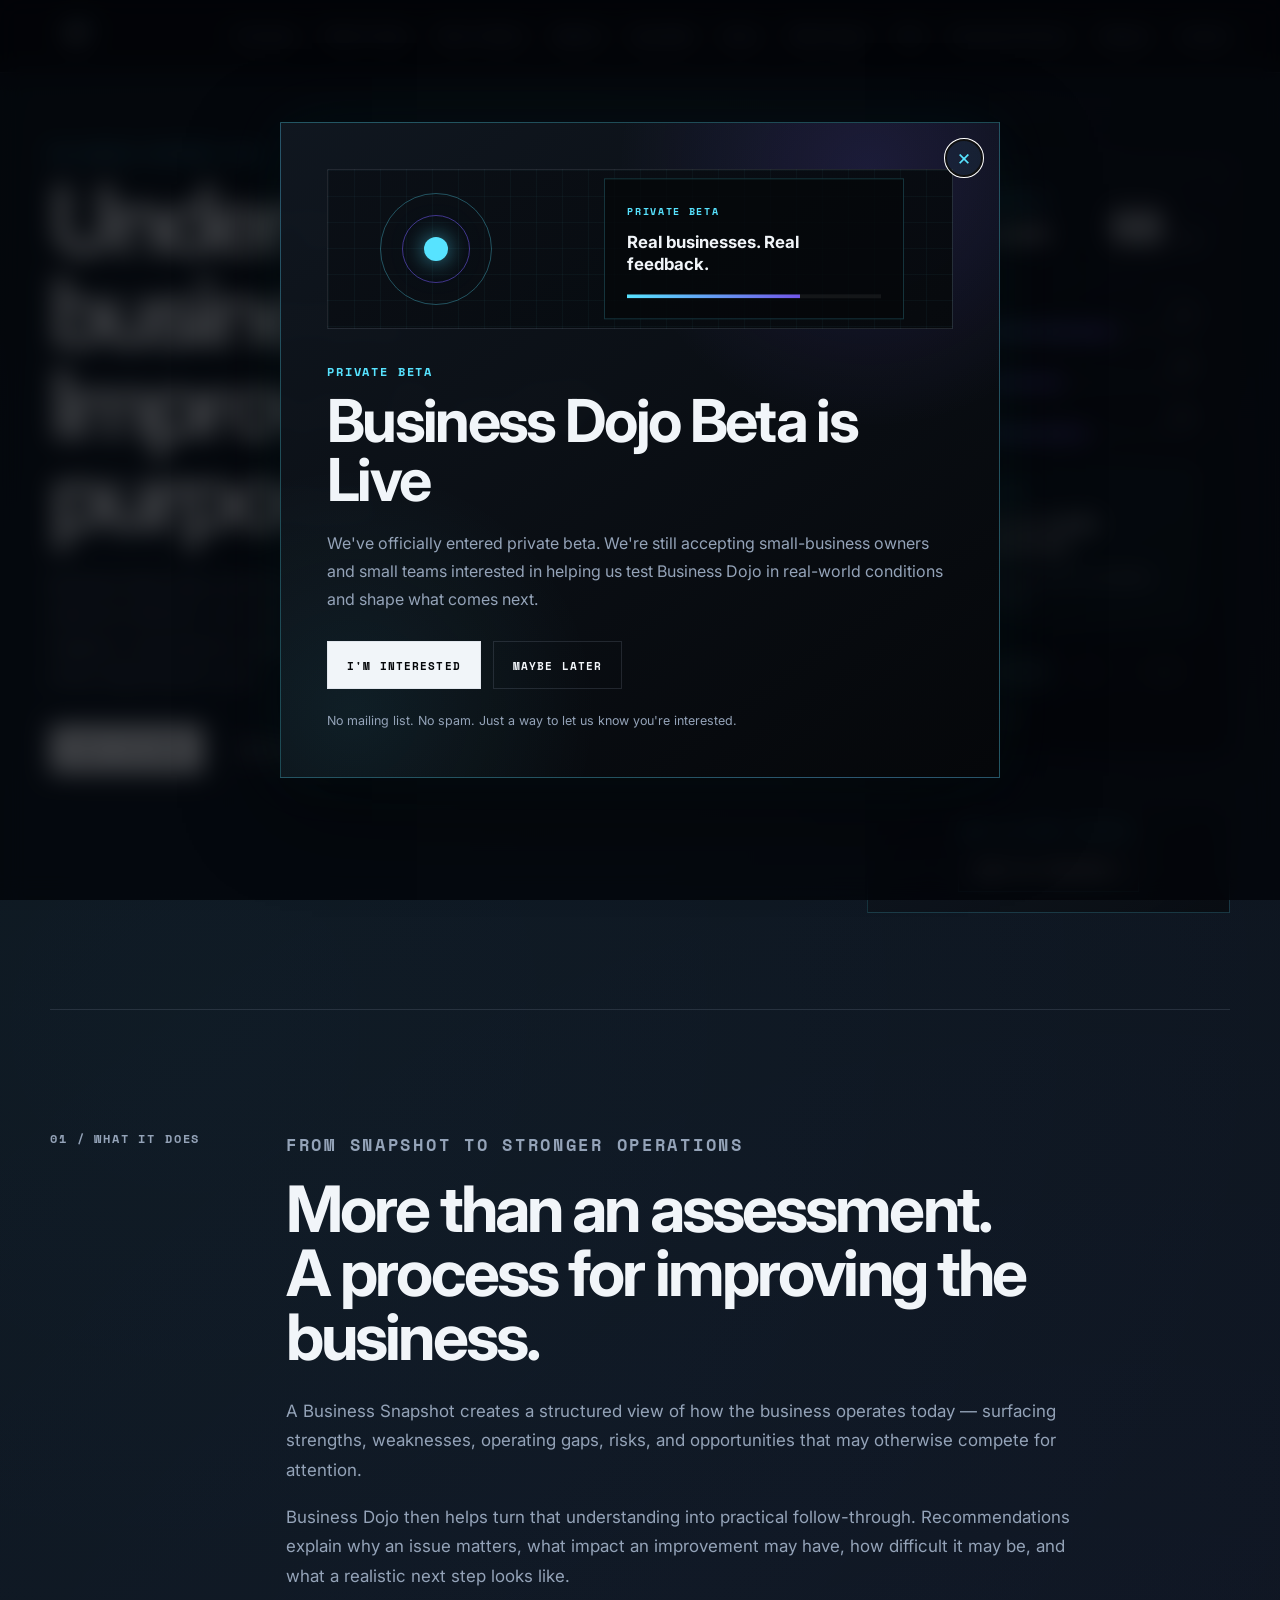
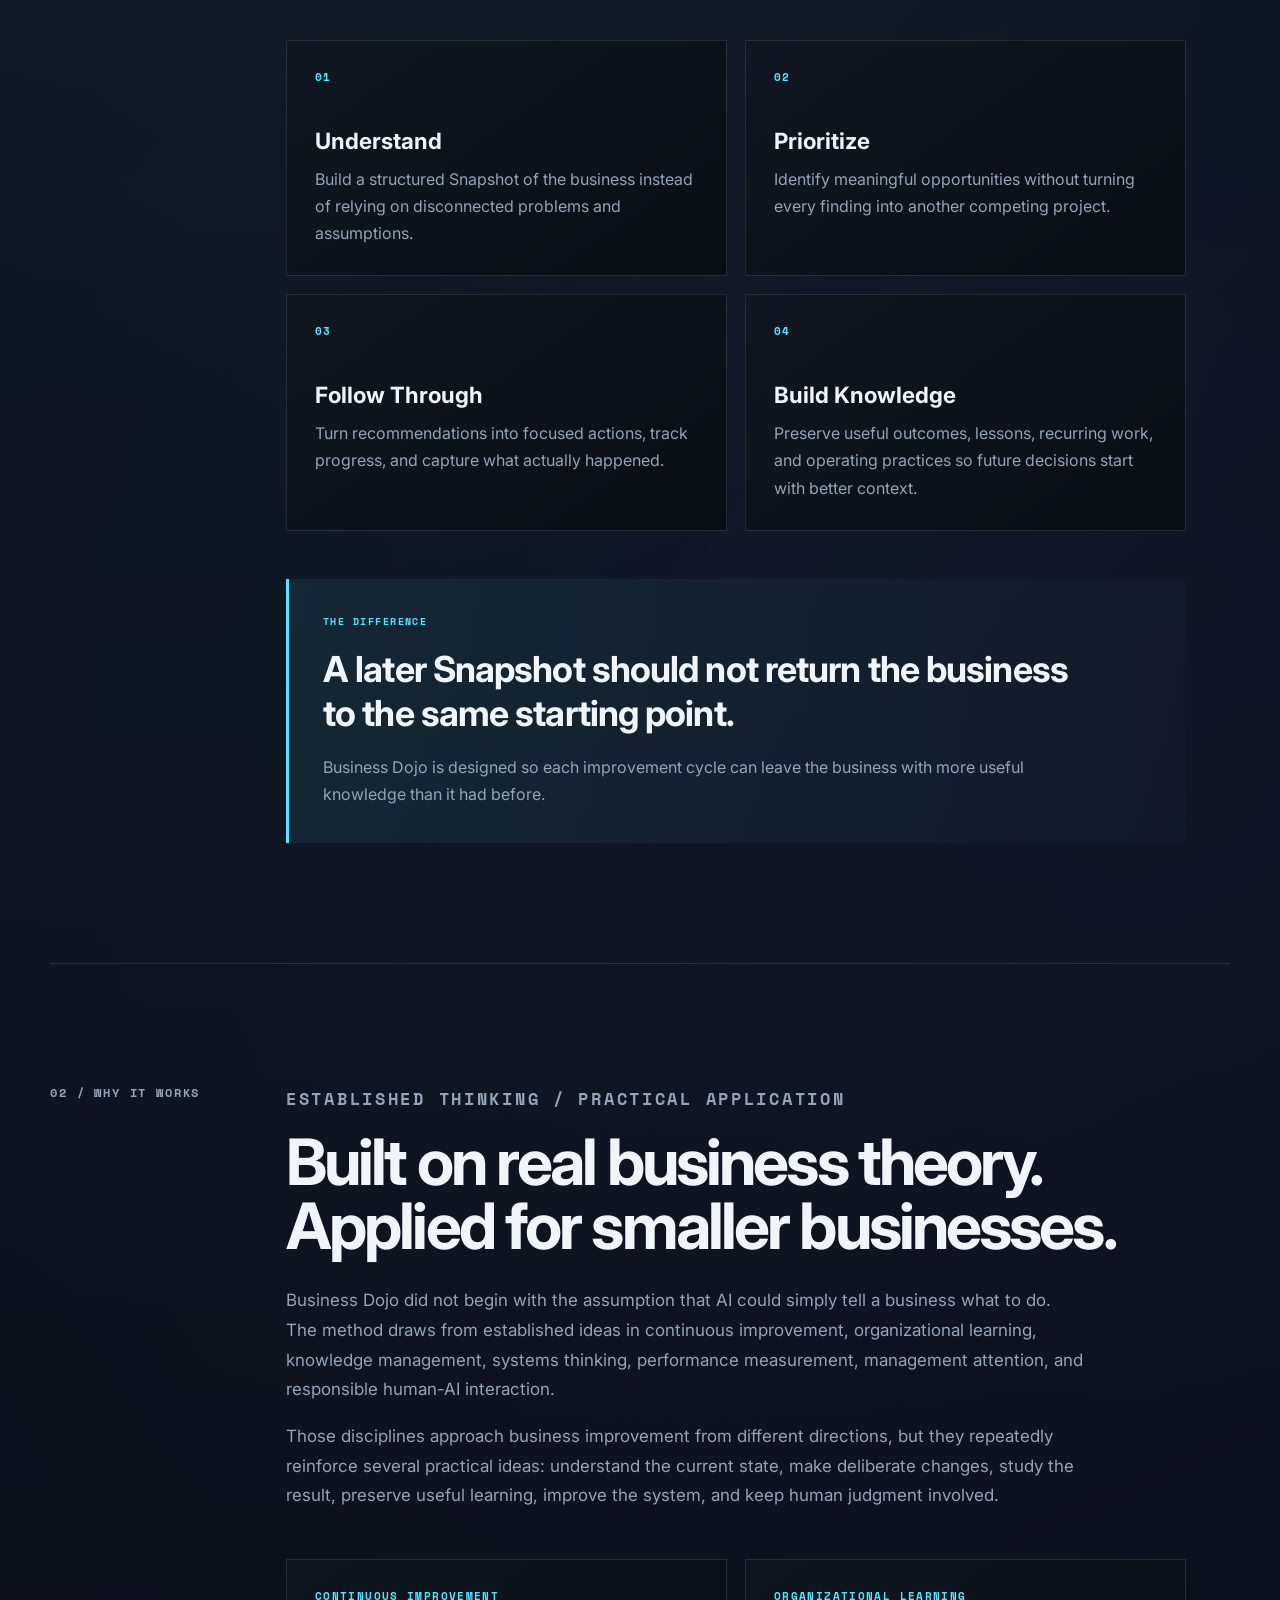
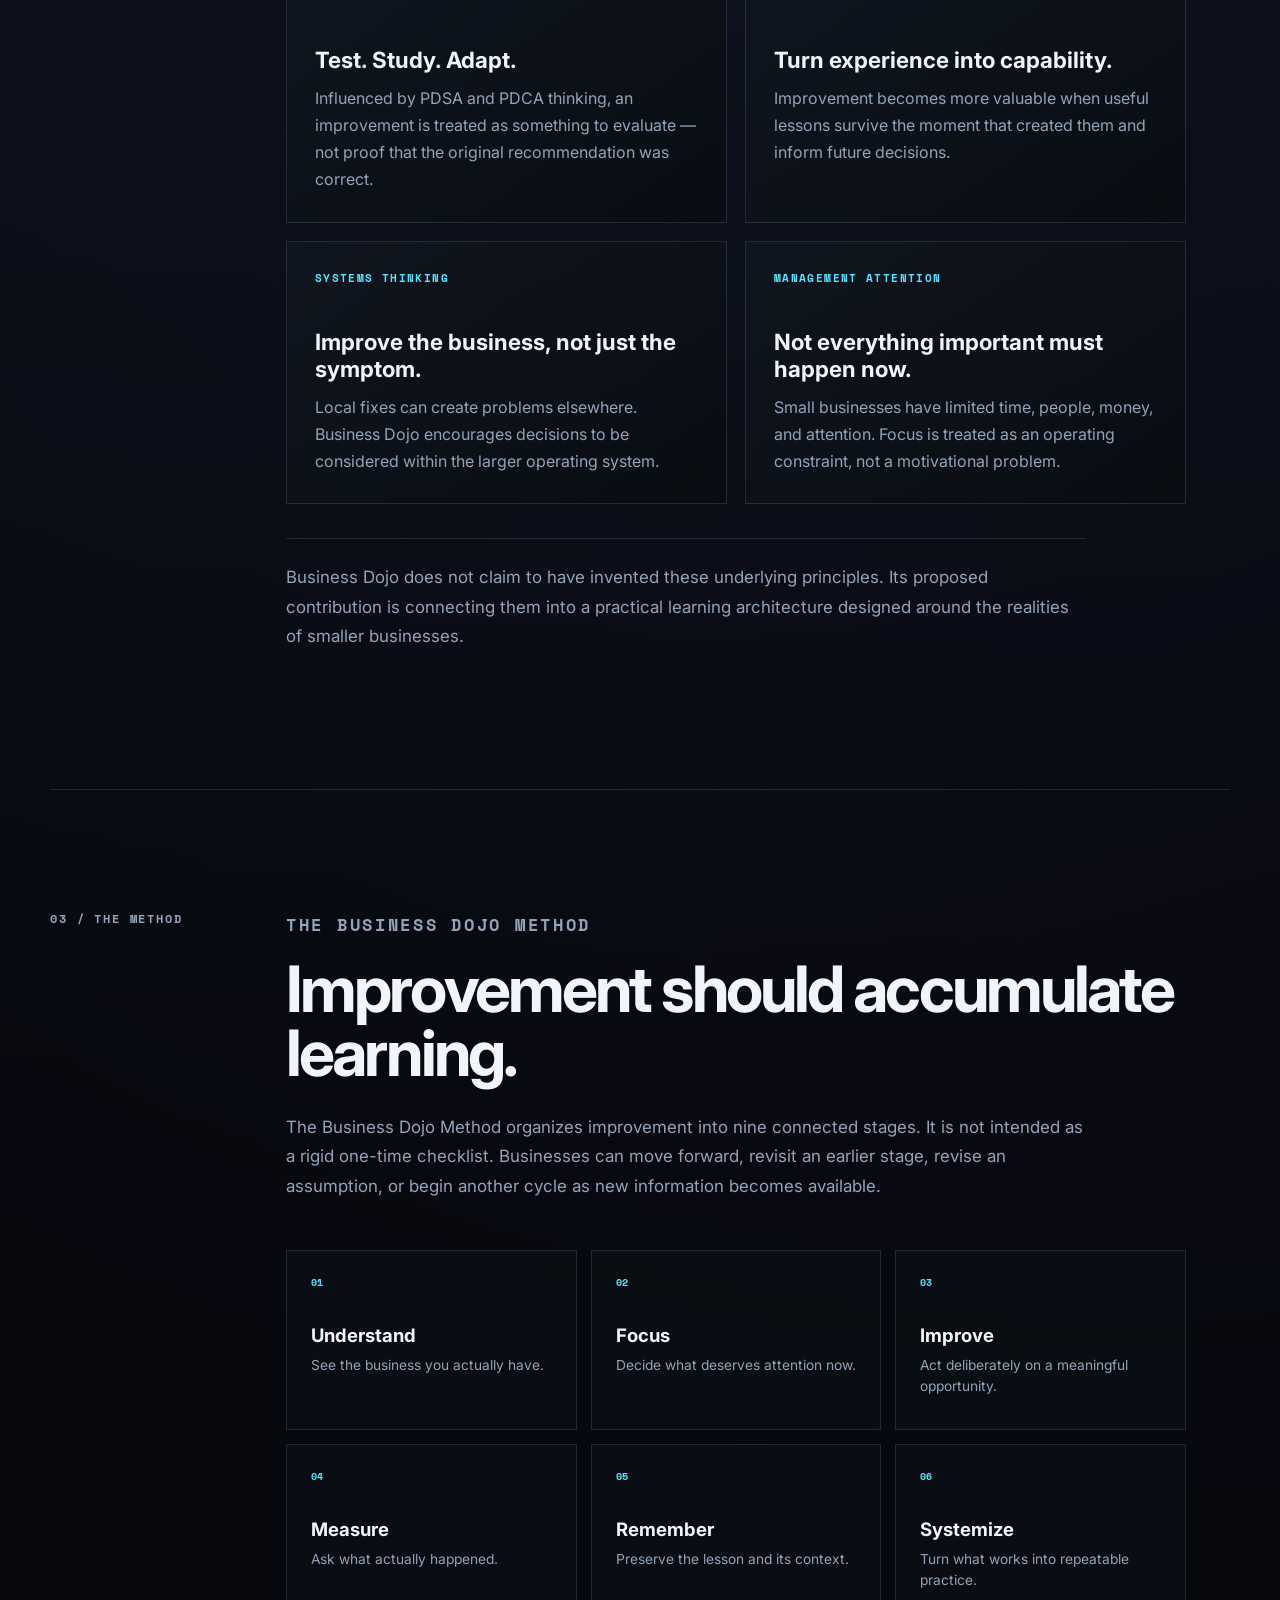
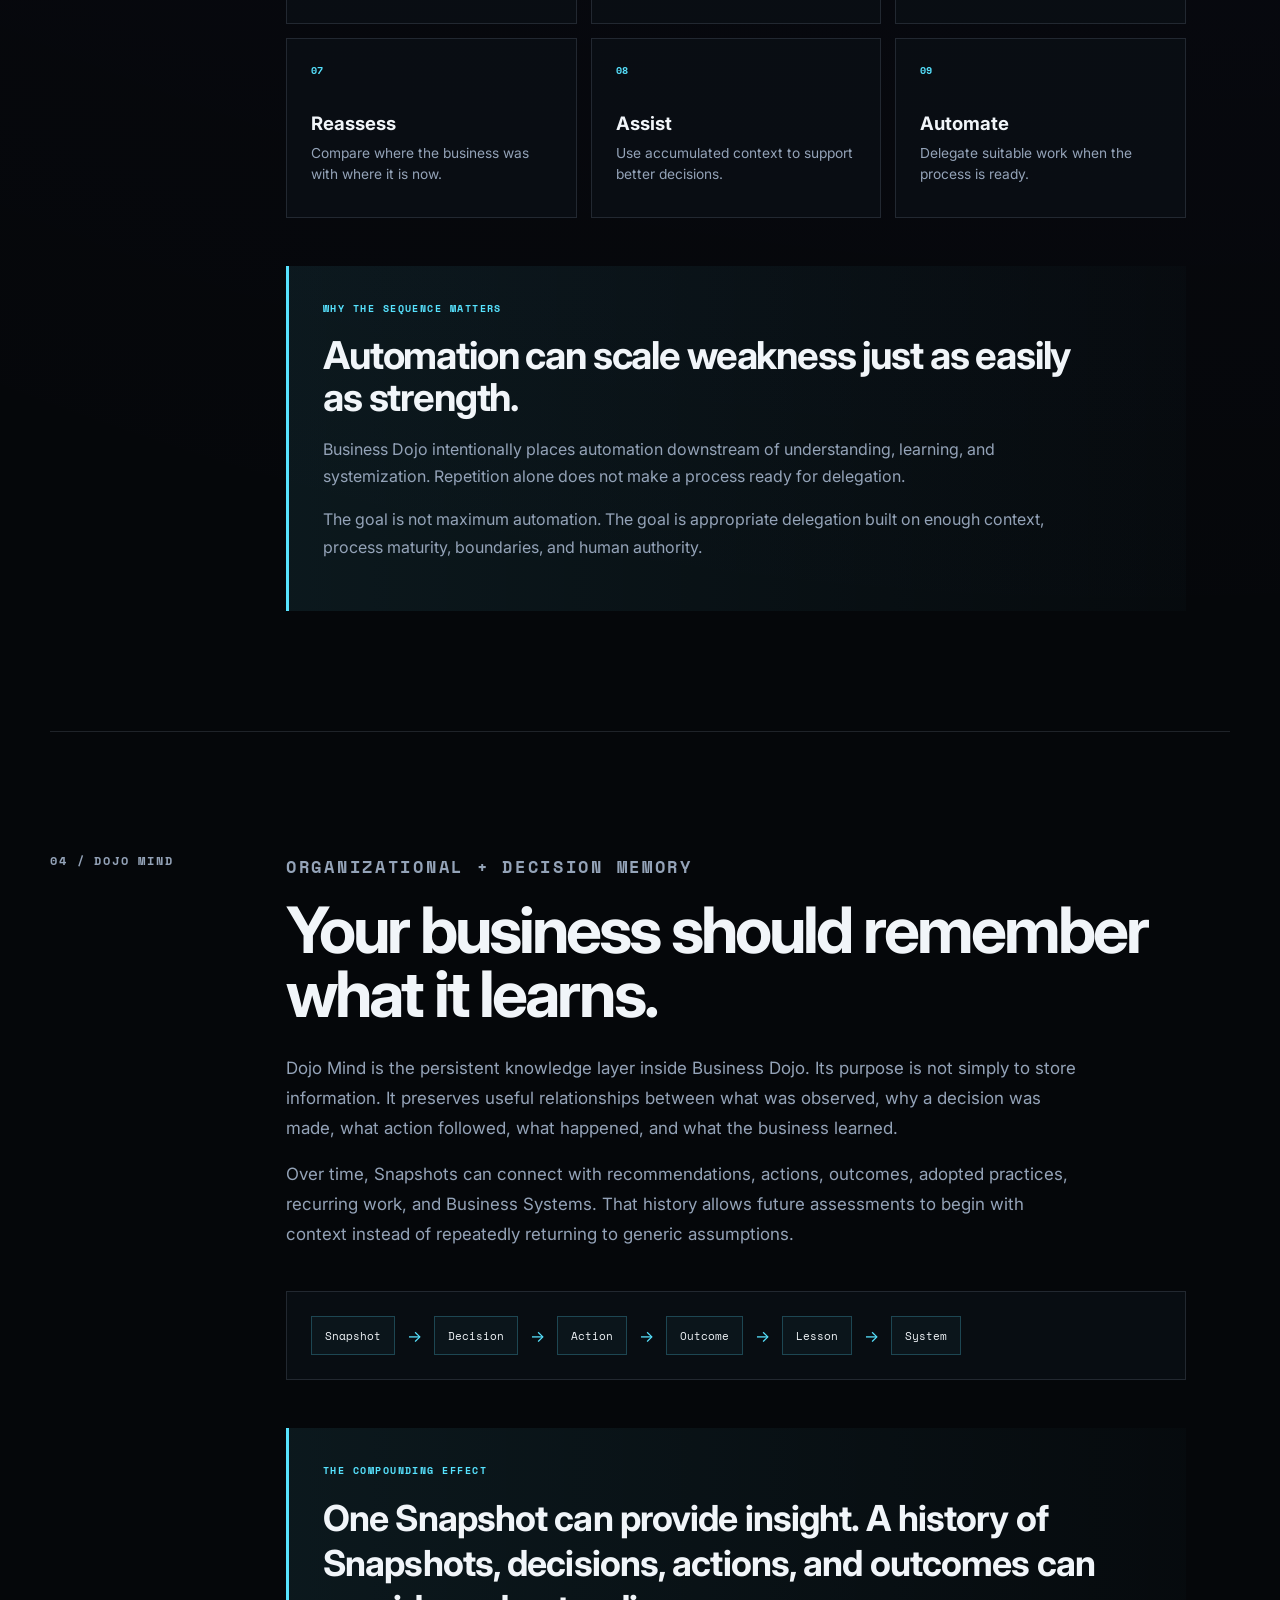
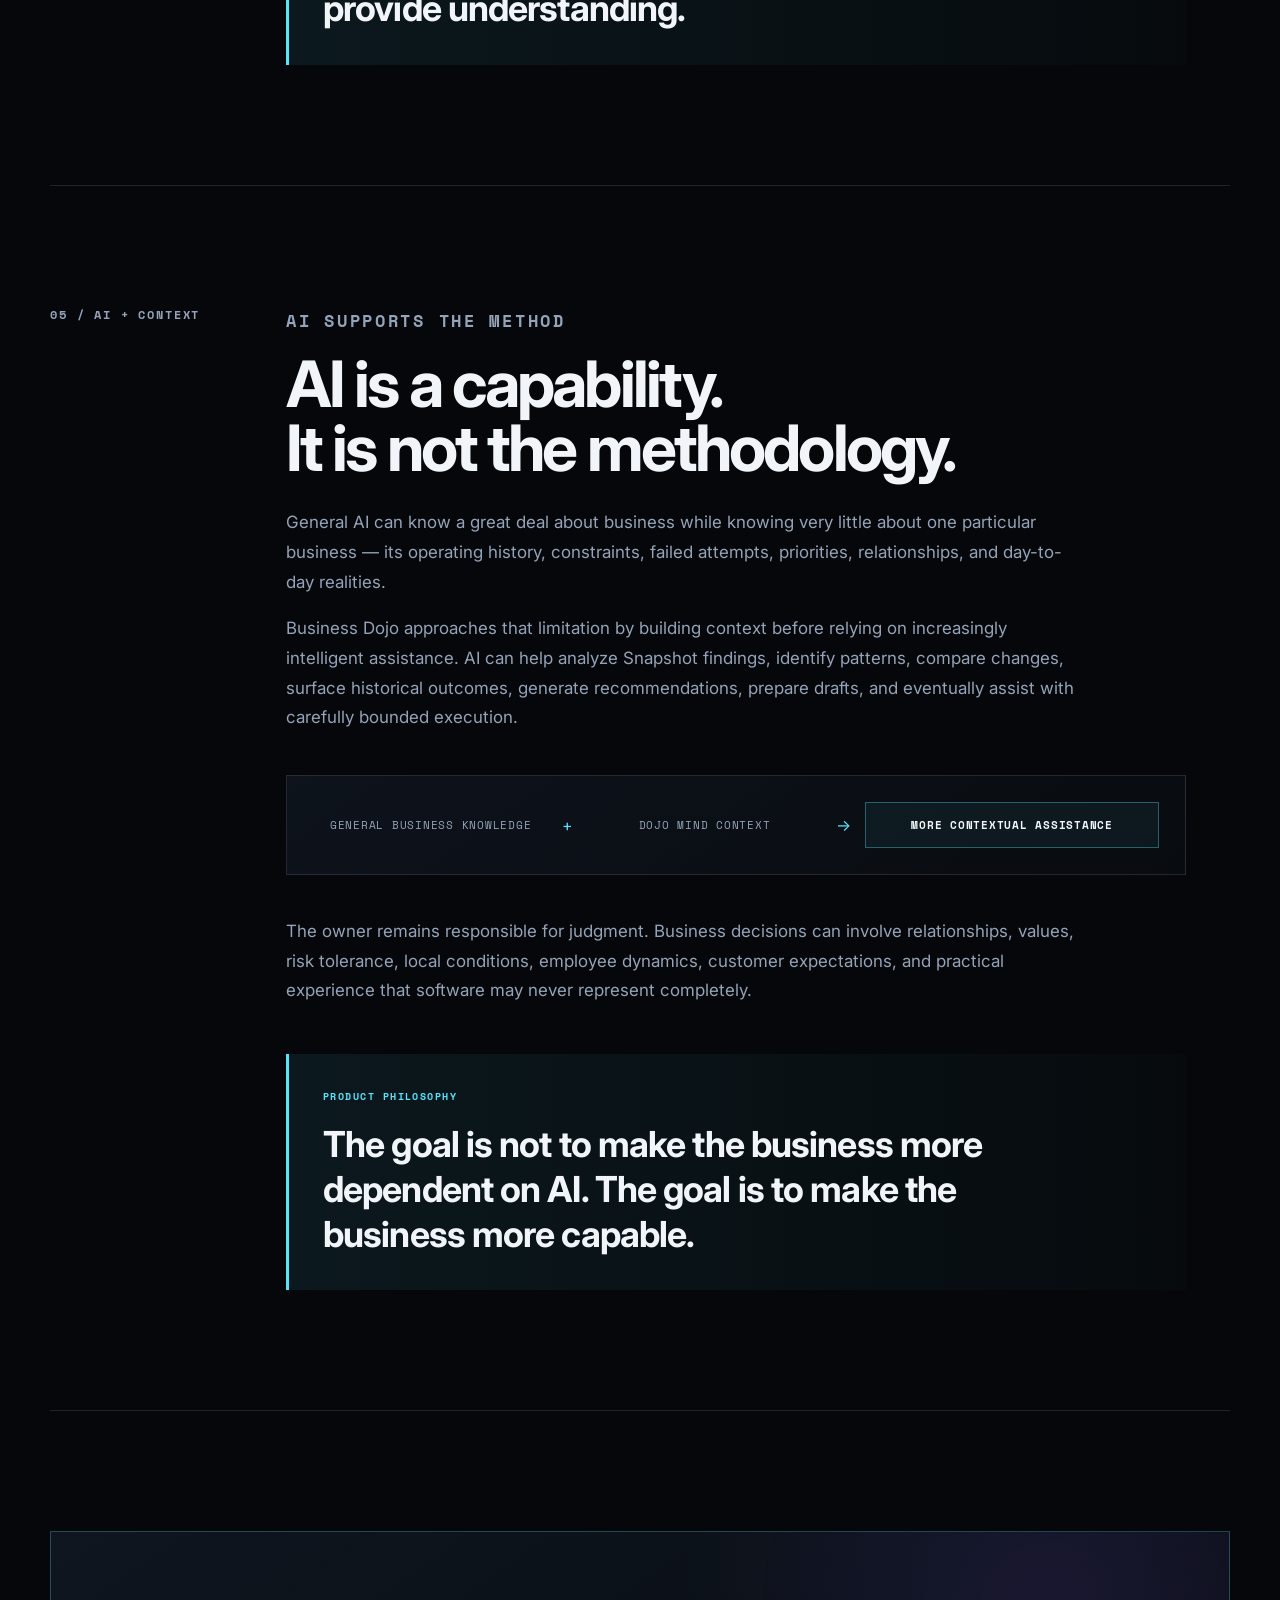
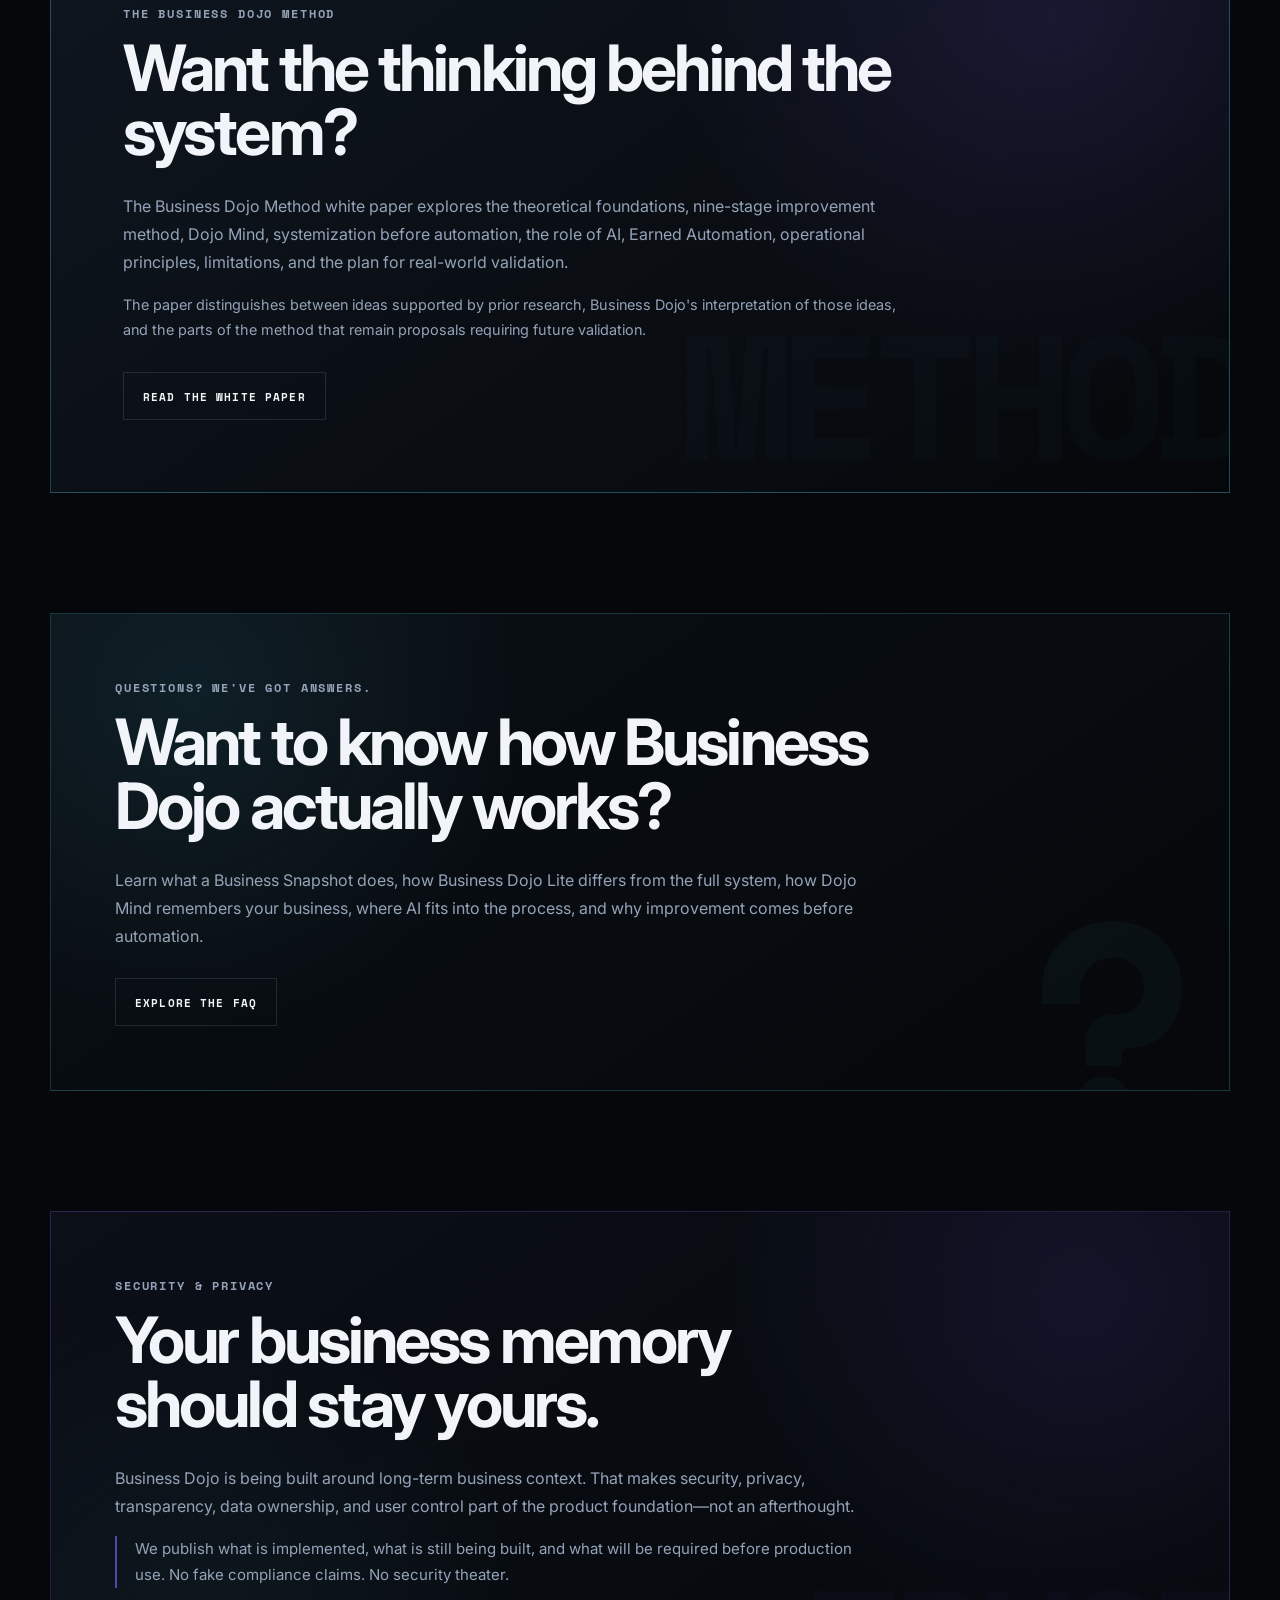
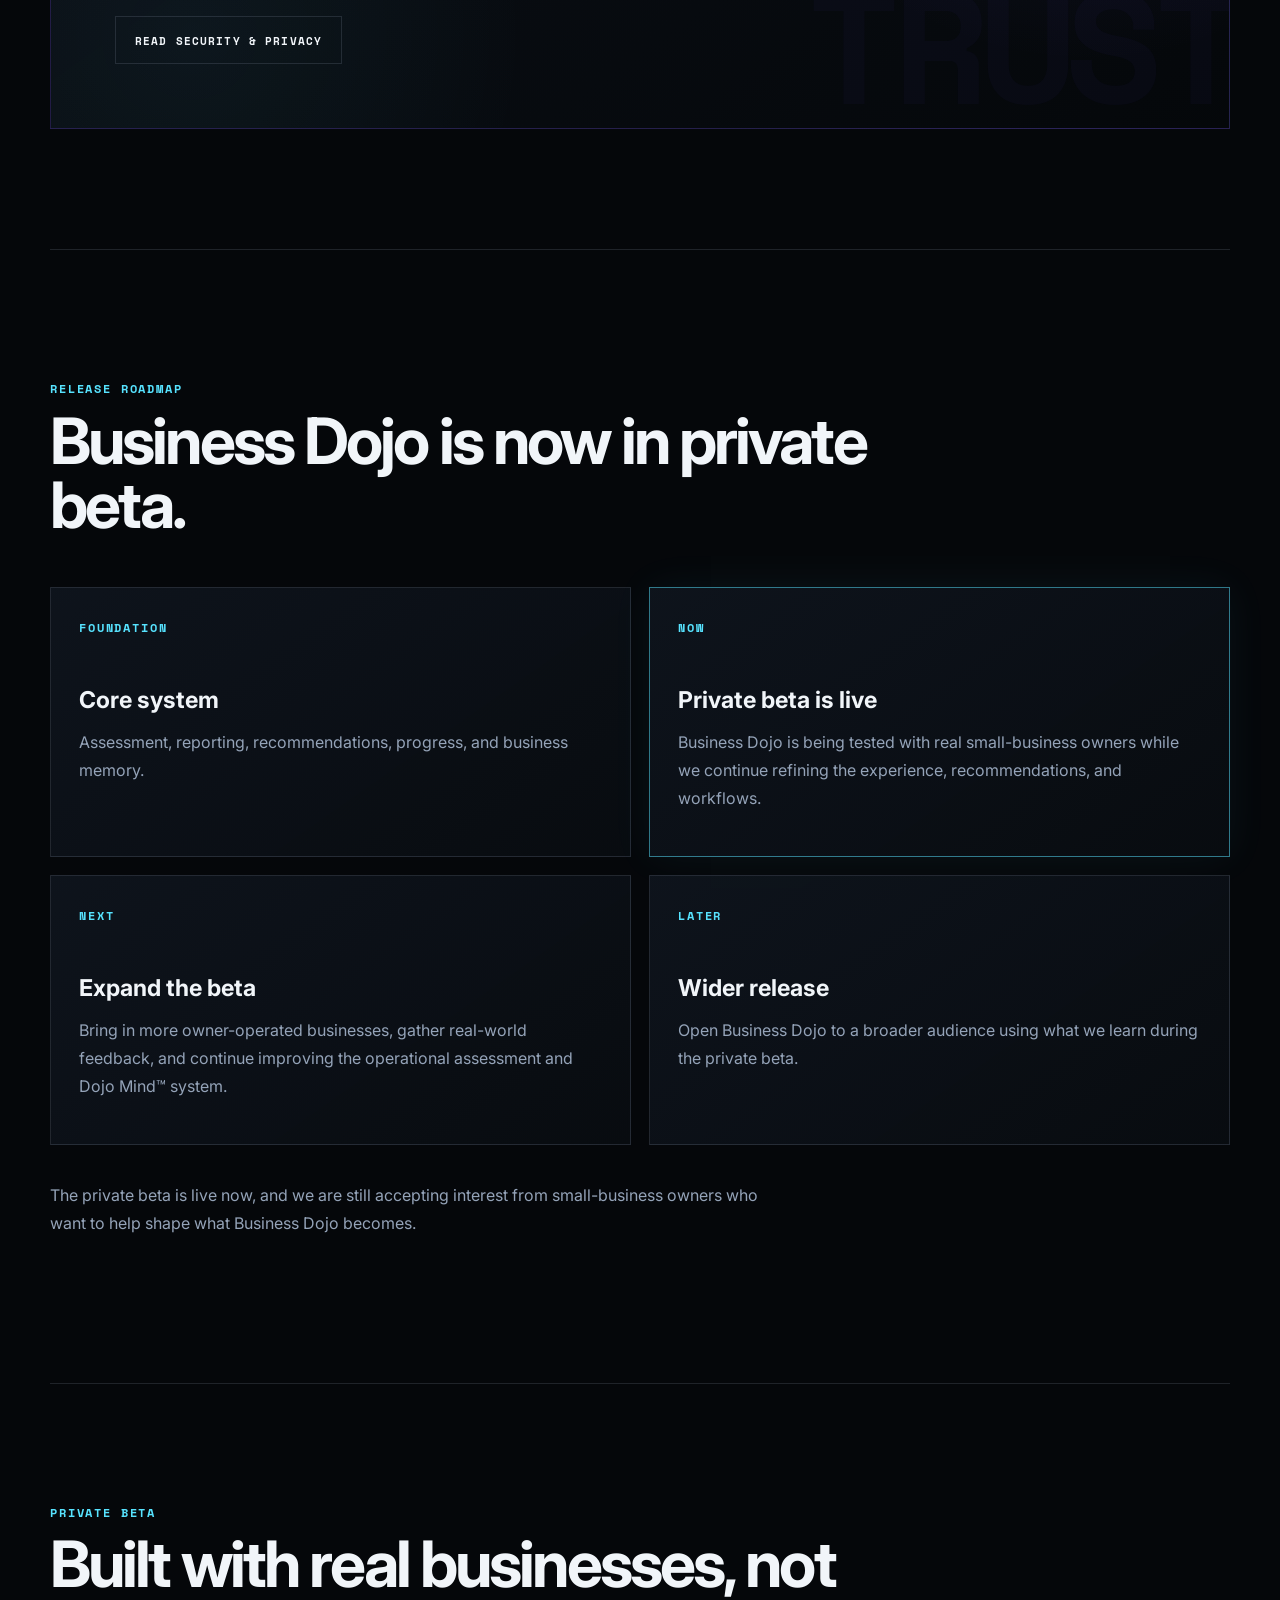
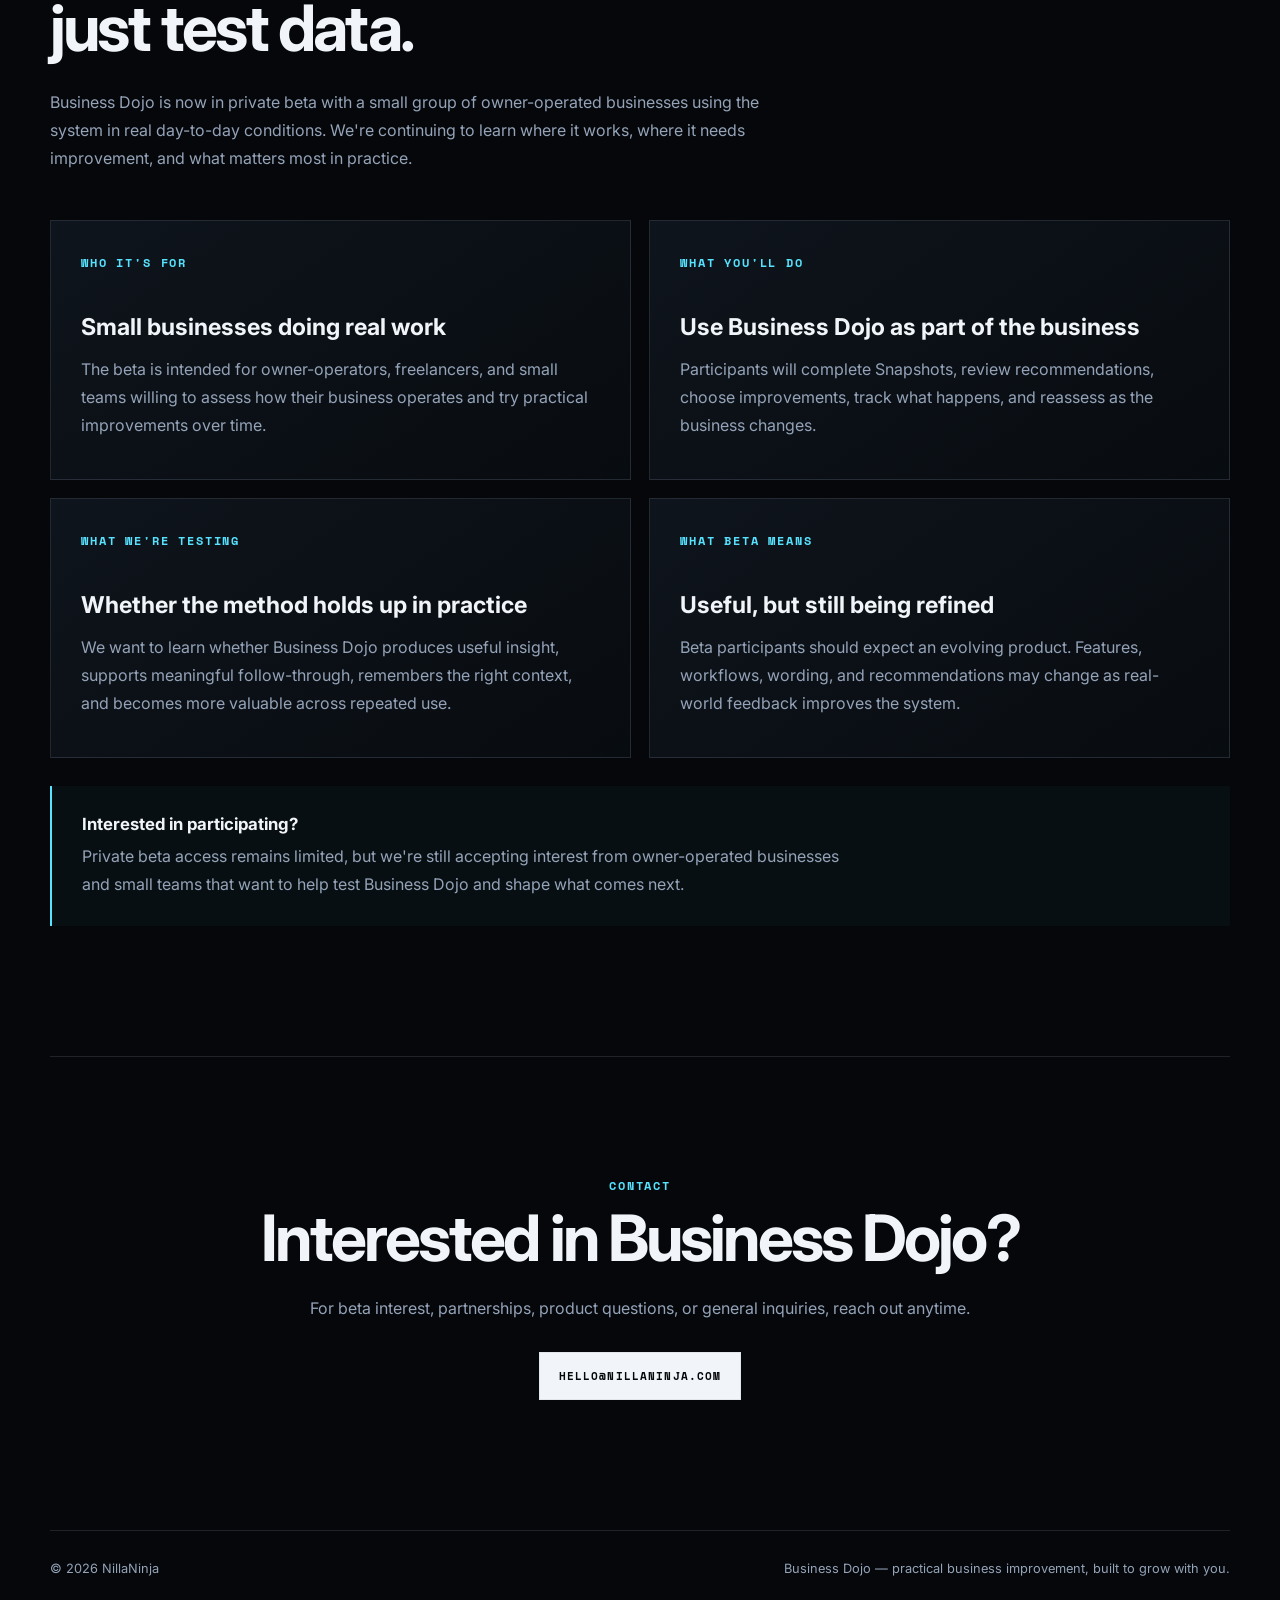
<file: index.html>
<!DOCTYPE html>
<html lang="en">
<head>
  <meta charset="UTF-8" />
  <meta name="viewport" content="width=device-width, initial-scale=1.0" />

  <title>Business Dojo | Small Business Improvement System | NillaNinja</title>

  <meta
    name="description"
    content="Business Dojo helps small businesses assess operations, prioritize improvements, track outcomes, preserve business knowledge, and build stronger systems over time."
  />
  <meta name="robots" content="index, follow" />
  <meta name="author" content="NillaNinja" />

  <link rel="canonical" href="https://nillaninja.com/" />

  <meta property="og:type" content="website" />
  <meta property="og:image" content="https://nillaninja.com/assets/social/business-dojo-og.png" />
  <meta property="og:image:width" content="1200" />
  <meta property="og:image:height" content="630" />
  <meta property="og:site_name" content="NillaNinja" />
  <meta property="og:title" content="Business Dojo | Small Business Improvement System" />
  <meta
    property="og:description"
    content="Business Dojo helps small businesses assess operations, prioritize improvements, track outcomes, preserve business knowledge, and build stronger systems over time."
  />
  <meta property="og:url" content="https://nillaninja.com/" />

  <meta name="twitter:card" content="summary_large_image" />
  <meta name="twitter:image" content="https://nillaninja.com/assets/social/business-dojo-og.png" />
  <meta name="twitter:title" content="Business Dojo | Small Business Improvement System" />
  <meta
    name="twitter:description"
    content="Business Dojo helps small businesses assess operations, prioritize improvements, track outcomes, preserve business knowledge, and build stronger systems over time."
  />

  <link rel="preconnect" href="https://fonts.googleapis.com">
  <link rel="preconnect" href="https://fonts.gstatic.com" crossorigin>
  <link
    href="https://fonts.googleapis.com/css2?family=Inter:wght@400;500;600;700&family=Space+Mono:wght@400;700&display=swap"
    rel="stylesheet"
  >

  <link rel="stylesheet" href="styles.css" />
  <link rel="icon" href="/favicon.ico" sizes="any">

  <script type="application/ld+json">
  {
    "@context": "https://schema.org",
    "@type": "SoftwareApplication",
    "name": "Business Dojo",
    "applicationCategory": "BusinessApplication",
    "operatingSystem": "Web",
    "url": "https://nillaninja.com/",
    "description": "Business Dojo helps small businesses assess operations, prioritize improvements, track outcomes, preserve business knowledge, and build stronger systems over time.",
    "creator": {
      "@type": "Organization",
      "name": "NillaNinja",
      "url": "https://nillaninja.com/"
    },
    "publisher": {
      "@type": "Organization",
      "name": "NillaNinja",
      "url": "https://nillaninja.com/"
    }
  }
  </script>

</head>

<body>
  <header class="site-header">
    <div class="site-header-inner">
      <a href="#top" class="brand brand-logo" aria-label="NillaNinja Business Dojo home">
        <img src="assets/brand/nillaninja-logo-half.png" alt="NillaNinja" />
      </a>

      <button
        class="mobile-menu-toggle"
        id="mobileMenuToggle"
        type="button"
        aria-expanded="false"
        aria-controls="primaryNav"
        aria-label="Open navigation menu"
      >
        <span></span>
        <span></span>
        <span></span>
      </button>

      <nav id="primaryNav" aria-label="Primary navigation">
        <a href="overview.html">Overview</a>
        <a href="#about">What It Does</a>
        <a href="#foundation">Why It Works</a>
        <a href="#method">Method</a>
        <a href="#mind">Dojo Mind</a>
        <a href="demo.html">Demo</a>
        <a href="whitepaper.html">White Paper</a>
        <a href="faq.html">FAQ</a>
        <a href="security.html">Security & Privacy</a>
        <a href="#release">Release</a>
        <a href="#contact">Contact</a>
      </nav>
    </div>
  </header>

  <main id="top">
    <section class="hero">
      <div class="hero-copy">
        <p class="eyebrow">NILLANINJA BUSINESS DOJO</p>

        <h1>
          Understand your business.<br />
          Improve it with purpose.
        </h1>

        <p class="hero-text">
          Business Dojo helps small businesses understand how they operate,
          identify what deserves attention, turn recommendations into focused
          action, measure what happens, and preserve what they learn — building
          stronger business knowledge with every improvement cycle.
        </p>

        <div class="hero-actions">
          <a class="button button-primary" href="demo.html">Visit the Demo</a>
          <a class="button button-ghost" href="#about">Explore Business Dojo</a>
          <a class="button button-ghost" href="#release">Release Status</a>
        </div>
      </div>

      <aside class="hero-demo" aria-label="Business Dojo product preview">
        <div class="demo-header">
          <div>
            <p class="status-label">BUSINESS SNAPSHOT</p>
            <strong>Business health</strong>
          </div>

          <div class="demo-score">
            <span id="demoScore">68</span>
            <small>/ 100</small>
          </div>
        </div>

        <div class="demo-metric">
          <div class="demo-metric-row">
            <span>Operations</span>
            <span>72%</span>
          </div>
          <div class="demo-bar">
            <span style="--demo-width: 72%"></span>
          </div>
        </div>

        <div class="demo-metric">
          <div class="demo-metric-row">
            <span>Consistency</span>
            <span>54%</span>
          </div>
          <div class="demo-bar">
            <span style="--demo-width: 54%"></span>
          </div>
        </div>

        <div class="demo-metric">
          <div class="demo-metric-row">
            <span>Follow-through</span>
            <span>63%</span>
          </div>
          <div class="demo-bar">
            <span style="--demo-width: 63%"></span>
          </div>
        </div>

        <div class="demo-recommendation" id="demoRecommendation">
          <span class="demo-kicker">RECOMMENDATION</span>
          <strong>Document your weekly scheduling process.</strong>
          <p>Turn a repeated task into a consistent operating practice.</p>
        </div>

        <div class="demo-progress">
          <span class="demo-step is-active">Observe</span>
          <span class="demo-step">Prioritize</span>
          <span class="demo-step">Act</span>
          <span class="demo-step">Learn</span>
        </div>

        <div class="demo-memory" id="demoMemory">
          <span class="demo-memory-dot"></span>
          <span>Dojo Mind ready</span>
        </div>
      </aside>

        <div class="hero-overview-cta">
          <span>WANT THE SHORT VERSION?</span>

          <a
            href="overview.html"
            target="_blank"
            rel="noopener noreferrer"
            class="hero-overview-link"
          >
            View the Overview
            <span aria-hidden="true">↗</span>
          </a>
        </div>
    </section>

    <section id="about" class="content-section">
      <div class="section-label">01 / WHAT IT DOES</div>

      <div class="section-content">
        <p class="eyebrow">FROM SNAPSHOT TO STRONGER OPERATIONS</p>

        <h2>
          More than an assessment.<br />
          A process for improving the business.
        </h2>

        <p>
          A Business Snapshot creates a structured view of how the business
          operates today — surfacing strengths, weaknesses, operating gaps,
          risks, and opportunities that may otherwise compete for attention.
        </p>

        <p>
          Business Dojo then helps turn that understanding into practical
          follow-through. Recommendations explain why an issue matters, what
          impact an improvement may have, how difficult it may be, and what a
          realistic next step looks like.
        </p>

        <div class="capability-grid">
          <article>
            <span>01</span>
            <h3>Understand</h3>
            <p>
              Build a structured Snapshot of the business instead of relying
              on disconnected problems and assumptions.
            </p>
          </article>

          <article>
            <span>02</span>
            <h3>Prioritize</h3>
            <p>
              Identify meaningful opportunities without turning every finding
              into another competing project.
            </p>
          </article>

          <article>
            <span>03</span>
            <h3>Follow Through</h3>
            <p>
              Turn recommendations into focused actions, track progress, and
              capture what actually happened.
            </p>
          </article>

          <article>
            <span>04</span>
            <h3>Build Knowledge</h3>
            <p>
              Preserve useful outcomes, lessons, recurring work, and operating
              practices so future decisions start with better context.
            </p>
          </article>
        </div>

        <div class="statement-panel">
          <p class="statement-label">THE DIFFERENCE</p>
          <strong>
            A later Snapshot should not return the business to the same
            starting point.
          </strong>
          <p>
            Business Dojo is designed so each improvement cycle can leave the
            business with more useful knowledge than it had before.
          </p>
        </div>
      </div>
    </section>

    <section id="foundation" class="content-section">
      <div class="section-label">02 / WHY IT WORKS</div>

      <div class="section-content">
        <p class="eyebrow">ESTABLISHED THINKING / PRACTICAL APPLICATION</p>

        <h2>
          Built on real business theory.<br />
          Applied for smaller businesses.
        </h2>

        <p>
          Business Dojo did not begin with the assumption that AI could simply
          tell a business what to do. The method draws from established ideas
          in continuous improvement, organizational learning, knowledge
          management, systems thinking, performance measurement, management
          attention, and responsible human-AI interaction.
        </p>

        <p>
          Those disciplines approach business improvement from different
          directions, but they repeatedly reinforce several practical ideas:
          understand the current state, make deliberate changes, study the
          result, preserve useful learning, improve the system, and keep human
          judgment involved.
        </p>

        <div class="foundation-grid">
          <article>
            <span>CONTINUOUS IMPROVEMENT</span>
            <h3>Test. Study. Adapt.</h3>
            <p>
              Influenced by PDSA and PDCA thinking, an improvement is treated
              as something to evaluate — not proof that the original
              recommendation was correct.
            </p>
          </article>

          <article>
            <span>ORGANIZATIONAL LEARNING</span>
            <h3>Turn experience into capability.</h3>
            <p>
              Improvement becomes more valuable when useful lessons survive
              the moment that created them and inform future decisions.
            </p>
          </article>

          <article>
            <span>SYSTEMS THINKING</span>
            <h3>Improve the business, not just the symptom.</h3>
            <p>
              Local fixes can create problems elsewhere. Business Dojo
              encourages decisions to be considered within the larger
              operating system.
            </p>
          </article>

          <article>
            <span>MANAGEMENT ATTENTION</span>
            <h3>Not everything important must happen now.</h3>
            <p>
              Small businesses have limited time, people, money, and attention.
              Focus is treated as an operating constraint, not a motivational
              problem.
            </p>
          </article>
        </div>

        <p class="method-note">
          Business Dojo does not claim to have invented these underlying
          principles. Its proposed contribution is connecting them into a
          practical learning architecture designed around the realities of
          smaller businesses.
        </p>
      </div>
    </section>

    <section id="method" class="content-section">
      <div class="section-label">03 / THE METHOD</div>

      <div class="section-content">
        <p class="eyebrow">THE BUSINESS DOJO METHOD</p>

        <h2>
          Improvement should accumulate learning.
        </h2>

        <p>
          The Business Dojo Method organizes improvement into nine connected
          stages. It is not intended as a rigid one-time checklist. Businesses
          can move forward, revisit an earlier stage, revise an assumption, or
          begin another cycle as new information becomes available.
        </p>

        <div class="method-sequence-grid">
          <article>
            <span>01</span>
            <strong>Understand</strong>
            <p>See the business you actually have.</p>
          </article>

          <article>
            <span>02</span>
            <strong>Focus</strong>
            <p>Decide what deserves attention now.</p>
          </article>

          <article>
            <span>03</span>
            <strong>Improve</strong>
            <p>Act deliberately on a meaningful opportunity.</p>
          </article>

          <article>
            <span>04</span>
            <strong>Measure</strong>
            <p>Ask what actually happened.</p>
          </article>

          <article>
            <span>05</span>
            <strong>Remember</strong>
            <p>Preserve the lesson and its context.</p>
          </article>

          <article>
            <span>06</span>
            <strong>Systemize</strong>
            <p>Turn what works into repeatable practice.</p>
          </article>

          <article>
            <span>07</span>
            <strong>Reassess</strong>
            <p>Compare where the business was with where it is now.</p>
          </article>

          <article>
            <span>08</span>
            <strong>Assist</strong>
            <p>Use accumulated context to support better decisions.</p>
          </article>

          <article>
            <span>09</span>
            <strong>Automate</strong>
            <p>Delegate suitable work when the process is ready.</p>
          </article>
        </div>

        <div class="sequence-callout">
          <p class="statement-label">WHY THE SEQUENCE MATTERS</p>

          <h3>Automation can scale weakness just as easily as strength.</h3>

          <p>
            Business Dojo intentionally places automation downstream of
            understanding, learning, and systemization. Repetition alone does
            not make a process ready for delegation.
          </p>

          <p>
            The goal is not maximum automation. The goal is appropriate
            delegation built on enough context, process maturity, boundaries,
            and human authority.
          </p>
        </div>
      </div>
    </section>

    <section id="mind" class="content-section">
      <div class="section-label">04 / DOJO MIND</div>

      <div class="section-content">
        <p class="eyebrow">ORGANIZATIONAL + DECISION MEMORY</p>

        <h2>
          Your business should remember what it learns.
        </h2>

        <p>
          Dojo Mind is the persistent knowledge layer inside Business Dojo.
          Its purpose is not simply to store information. It preserves useful
          relationships between what was observed, why a decision was made,
          what action followed, what happened, and what the business learned.
        </p>

        <p>
          Over time, Snapshots can connect with recommendations, actions,
          outcomes, adopted practices, recurring work, and Business Systems.
          That history allows future assessments to begin with context instead
          of repeatedly returning to generic assumptions.
        </p>

        <div class="memory-flow">
          <span>Snapshot</span>
          <b>→</b>
          <span>Decision</span>
          <b>→</b>
          <span>Action</span>
          <b>→</b>
          <span>Outcome</span>
          <b>→</b>
          <span>Lesson</span>
          <b>→</b>
          <span>System</span>
        </div>

        <div class="statement-panel">
          <p class="statement-label">THE COMPOUNDING EFFECT</p>
          <strong>
            One Snapshot can provide insight. A history of Snapshots,
            decisions, actions, and outcomes can provide understanding.
          </strong>
        </div>
      </div>
    </section>

    <section id="ai" class="content-section">
      <div class="section-label">05 / AI + CONTEXT</div>

      <div class="section-content">
        <p class="eyebrow">AI SUPPORTS THE METHOD</p>

        <h2>
          AI is a capability.<br />
          It is not the methodology.
        </h2>

        <p>
          General AI can know a great deal about business while knowing very
          little about one particular business — its operating history,
          constraints, failed attempts, priorities, relationships, and
          day-to-day realities.
        </p>

        <p>
          Business Dojo approaches that limitation by building context before
          relying on increasingly intelligent assistance. AI can help analyze
          Snapshot findings, identify patterns, compare changes, surface
          historical outcomes, generate recommendations, prepare drafts, and
          eventually assist with carefully bounded execution.
        </p>

        <div class="ai-principle">
          <span>GENERAL BUSINESS KNOWLEDGE</span>
          <b>+</b>
          <span>DOJO MIND CONTEXT</span>
          <b>→</b>
          <strong>MORE CONTEXTUAL ASSISTANCE</strong>
        </div>

        <p>
          The owner remains responsible for judgment. Business decisions can
          involve relationships, values, risk tolerance, local conditions,
          employee dynamics, customer expectations, and practical experience
          that software may never represent completely.
        </p>

        <div class="statement-panel">
          <p class="statement-label">PRODUCT PHILOSOPHY</p>
          <strong>
            The goal is not to make the business more dependent on AI.
            The goal is to make the business more capable.
          </strong>
        </div>
      </div>
    </section>

    <section class="whitepaper-preview">
      <div class="whitepaper-preview-inner">
        <p class="eyebrow">THE BUSINESS DOJO METHOD</p>

        <h2>Want the thinking behind the system?</h2>

        <p>
          The Business Dojo Method white paper explores the theoretical
          foundations, nine-stage improvement method, Dojo Mind, systemization
          before automation, the role of AI, Earned Automation, operational
          principles, limitations, and the plan for real-world validation.
        </p>

        <p class="whitepaper-disclaimer">
          The paper distinguishes between ideas supported by prior research,
          Business Dojo's interpretation of those ideas, and the parts of the
          method that remain proposals requiring future validation.
        </p>

        <a class="button button-ghost" href="whitepaper.html">
          Read the White Paper
        </a>
      </div>
    </section>

    <section class="faq-preview">
      <div class="faq-preview-inner">
        <p class="eyebrow">QUESTIONS? WE'VE GOT ANSWERS.</p>

        <h2>Want to know how Business Dojo actually works?</h2>

        <p>
          Learn what a Business Snapshot does, how Business Dojo Lite differs
          from the full system, how Dojo Mind remembers your business, where
          AI fits into the process, and why improvement comes before automation.
        </p>

        <a class="button button-ghost" href="faq.html">
          Explore the FAQ
        </a>
      </div>
    </section>

    <section class="security-preview">
      <div class="security-preview-inner">
        <p class="eyebrow">SECURITY & PRIVACY</p>

        <h2>Your business memory should stay yours.</h2>

        <p>
          Business Dojo is being built around long-term business context.
          That makes security, privacy, transparency, data ownership, and user
          control part of the product foundation—not an afterthought.
        </p>

        <p class="security-preview-note">
          We publish what is implemented, what is still being built, and what
          will be required before production use. No fake compliance claims.
          No security theater.
        </p>

        <a class="button button-ghost" href="security.html">
          Read Security & Privacy
        </a>
      </div>
    </section>

    <section id="release" class="release-section">
      <p class="eyebrow">RELEASE ROADMAP</p>

      <h2>Business Dojo is now in private beta.</h2>

      <div class="release-grid">
        <article class="release-card complete">
          <span>FOUNDATION</span>
          <strong>Core system</strong>
          <p>Assessment, reporting, recommendations, progress, and business memory.</p>
        </article>

        <article class="release-card active">
          <span>NOW</span>
          <strong>Private beta is live</strong>
          <p>Business Dojo is being tested with real small-business owners while we continue refining the experience, recommendations, and workflows.</p>
        </article>

        <article class="release-card upcoming">
          <span>NEXT</span>
          <strong>Expand the beta</strong>
          <p>Bring in more owner-operated businesses, gather real-world feedback, and continue improving the operational assessment and Dojo Mind™ system.</p>
        </article>

        <article class="release-card upcoming">
          <span>LATER</span>
          <strong>Wider release</strong>
          <p>Open Business Dojo to a broader audience using what we learn during the private beta.</p>
        </article>
      </div>

      <p class="release-note">
        The private beta is live now, and we are still accepting interest from
        small-business owners who want to help shape what Business Dojo becomes.
      </p>
    </section>

    <section class="beta-section">
      <div class="beta-section-header">
        <p class="eyebrow">PRIVATE BETA</p>

        <h2>Built with real businesses, not just test data.</h2>

        <p>
          Business Dojo is now in private beta with a small group of
          owner-operated businesses using the system in real day-to-day
          conditions. We're continuing to learn where it works, where it needs
          improvement, and what matters most in practice.
        </p>
      </div>

      <div class="beta-grid">
        <article class="beta-card">
          <span>WHO IT'S FOR</span>
          <h3>Small businesses doing real work</h3>
          <p>
            The beta is intended for owner-operators, freelancers, and small
            teams willing to assess how their business operates and try
            practical improvements over time.
          </p>
        </article>

        <article class="beta-card">
          <span>WHAT YOU'LL DO</span>
          <h3>Use Business Dojo as part of the business</h3>
          <p>
            Participants will complete Snapshots, review recommendations,
            choose improvements, track what happens, and reassess as the
            business changes.
          </p>
        </article>

        <article class="beta-card">
          <span>WHAT WE'RE TESTING</span>
          <h3>Whether the method holds up in practice</h3>
          <p>
            We want to learn whether Business Dojo produces useful insight,
            supports meaningful follow-through, remembers the right context,
            and becomes more valuable across repeated use.
          </p>
        </article>

        <article class="beta-card">
          <span>WHAT BETA MEANS</span>
          <h3>Useful, but still being refined</h3>
          <p>
            Beta participants should expect an evolving product. Features,
            workflows, wording, and recommendations may change as real-world
            feedback improves the system.
          </p>
        </article>
      </div>

      <div class="beta-note">
        <strong>Interested in participating?</strong>
        <p>
          Private beta access remains limited, but we're still accepting interest
          from owner-operated businesses and small teams that want to help test
          Business Dojo and shape what comes next.
        </p>
      </div>
    </section>

    <section id="contact" class="contact-section">
      <p class="eyebrow">CONTACT</p>

      <h2>Interested in Business Dojo?</h2>

      <p>
        For beta interest, partnerships, product questions, or general
        inquiries, reach out anytime.
      </p>

      <a class="button button-primary" href="mailto:hello@nillaninja.com">
        hello@nillaninja.com
      </a>
    </section>
  </main>

  <footer class="site-footer">
    <span>© 2026 NillaNinja</span>
    <span>Business Dojo — practical business improvement, built to grow with you.</span>
  </footer>

  <div
    class="beta-modal-backdrop"
    id="betaModal"
    aria-hidden="true"
  >
    <section
      class="beta-modal"
      role="dialog"
      aria-modal="true"
      aria-labelledby="betaModalTitle"
      aria-describedby="betaModalDescription"
    >
      <button
        class="beta-modal-close"
        id="betaModalClose"
        type="button"
        aria-label="Close private beta invitation"
      >
        ×
      </button>

      <div class="beta-modal-visual" aria-hidden="true">
        <div class="beta-modal-signal">
          <span class="beta-modal-signal-ring beta-modal-signal-ring-one"></span>
          <span class="beta-modal-signal-ring beta-modal-signal-ring-two"></span>
          <span class="beta-modal-signal-core"></span>
        </div>

        <div class="beta-modal-status-card">
          <span>PRIVATE BETA</span>
          <strong>Real businesses. Real feedback.</strong>
          <div class="beta-modal-status-line">
            <span></span>
          </div>
        </div>
      </div>

      <div class="beta-modal-copy">
        <p class="eyebrow">PRIVATE BETA</p>

        <h2 id="betaModalTitle">
          Business Dojo Beta is Live
        </h2>

        <p id="betaModalDescription">
          We've officially entered private beta. We're still accepting
          small-business owners and small teams interested in helping us test
          Business Dojo in real-world conditions and shape what comes next.
        </p>

        <div class="beta-modal-actions">
          <a
            class="button button-primary"
            href="mailto:hello@nillaninja.com?subject=Business%20Dojo%20Beta%20Interest"
          >
            I'm Interested
          </a>

          <button
            class="button button-ghost beta-modal-dismiss"
            id="betaModalDismiss"
            type="button"
          >
            Maybe Later
          </button>
        </div>

        <p class="beta-modal-footnote">
          No mailing list. No spam. Just a way to let us know you're interested.
        </p>
      </div>
    </section>
  </div>

  <script src="script.js"></script>
</body>
</html>
</file>
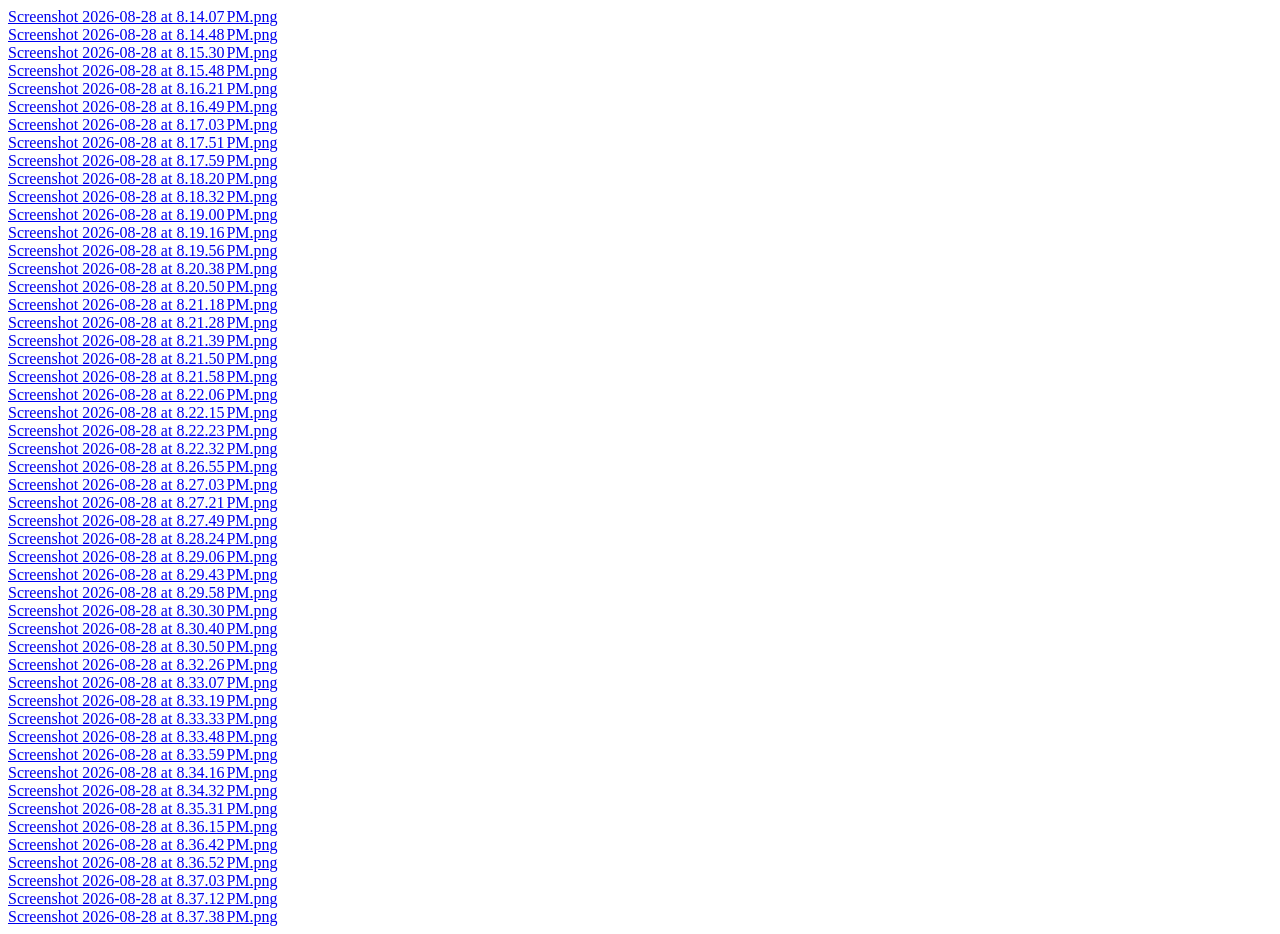
<file: assets/business-dojo-tour/index.html>
<!doctype html>
<html>
<head>
  <meta charset="utf-8">
  <title>Business Dojo Tour Assets</title>
</head>
<body>
<a href="Screenshot%202026-08-28%20at%208.14.07%E2%80%AFPM.png">Screenshot 2026-08-28 at 8.14.07 PM.png</a><br>
<a href="Screenshot%202026-08-28%20at%208.14.48%E2%80%AFPM.png">Screenshot 2026-08-28 at 8.14.48 PM.png</a><br>
<a href="Screenshot%202026-08-28%20at%208.15.30%E2%80%AFPM.png">Screenshot 2026-08-28 at 8.15.30 PM.png</a><br>
<a href="Screenshot%202026-08-28%20at%208.15.48%E2%80%AFPM.png">Screenshot 2026-08-28 at 8.15.48 PM.png</a><br>
<a href="Screenshot%202026-08-28%20at%208.16.21%E2%80%AFPM.png">Screenshot 2026-08-28 at 8.16.21 PM.png</a><br>
<a href="Screenshot%202026-08-28%20at%208.16.49%E2%80%AFPM.png">Screenshot 2026-08-28 at 8.16.49 PM.png</a><br>
<a href="Screenshot%202026-08-28%20at%208.17.03%E2%80%AFPM.png">Screenshot 2026-08-28 at 8.17.03 PM.png</a><br>
<a href="Screenshot%202026-08-28%20at%208.17.51%E2%80%AFPM.png">Screenshot 2026-08-28 at 8.17.51 PM.png</a><br>
<a href="Screenshot%202026-08-28%20at%208.17.59%E2%80%AFPM.png">Screenshot 2026-08-28 at 8.17.59 PM.png</a><br>
<a href="Screenshot%202026-08-28%20at%208.18.20%E2%80%AFPM.png">Screenshot 2026-08-28 at 8.18.20 PM.png</a><br>
<a href="Screenshot%202026-08-28%20at%208.18.32%E2%80%AFPM.png">Screenshot 2026-08-28 at 8.18.32 PM.png</a><br>
<a href="Screenshot%202026-08-28%20at%208.19.00%E2%80%AFPM.png">Screenshot 2026-08-28 at 8.19.00 PM.png</a><br>
<a href="Screenshot%202026-08-28%20at%208.19.16%E2%80%AFPM.png">Screenshot 2026-08-28 at 8.19.16 PM.png</a><br>
<a href="Screenshot%202026-08-28%20at%208.19.56%E2%80%AFPM.png">Screenshot 2026-08-28 at 8.19.56 PM.png</a><br>
<a href="Screenshot%202026-08-28%20at%208.20.38%E2%80%AFPM.png">Screenshot 2026-08-28 at 8.20.38 PM.png</a><br>
<a href="Screenshot%202026-08-28%20at%208.20.50%E2%80%AFPM.png">Screenshot 2026-08-28 at 8.20.50 PM.png</a><br>
<a href="Screenshot%202026-08-28%20at%208.21.18%E2%80%AFPM.png">Screenshot 2026-08-28 at 8.21.18 PM.png</a><br>
<a href="Screenshot%202026-08-28%20at%208.21.28%E2%80%AFPM.png">Screenshot 2026-08-28 at 8.21.28 PM.png</a><br>
<a href="Screenshot%202026-08-28%20at%208.21.39%E2%80%AFPM.png">Screenshot 2026-08-28 at 8.21.39 PM.png</a><br>
<a href="Screenshot%202026-08-28%20at%208.21.50%E2%80%AFPM.png">Screenshot 2026-08-28 at 8.21.50 PM.png</a><br>
<a href="Screenshot%202026-08-28%20at%208.21.58%E2%80%AFPM.png">Screenshot 2026-08-28 at 8.21.58 PM.png</a><br>
<a href="Screenshot%202026-08-28%20at%208.22.06%E2%80%AFPM.png">Screenshot 2026-08-28 at 8.22.06 PM.png</a><br>
<a href="Screenshot%202026-08-28%20at%208.22.15%E2%80%AFPM.png">Screenshot 2026-08-28 at 8.22.15 PM.png</a><br>
<a href="Screenshot%202026-08-28%20at%208.22.23%E2%80%AFPM.png">Screenshot 2026-08-28 at 8.22.23 PM.png</a><br>
<a href="Screenshot%202026-08-28%20at%208.22.32%E2%80%AFPM.png">Screenshot 2026-08-28 at 8.22.32 PM.png</a><br>
<a href="Screenshot%202026-08-28%20at%208.26.55%E2%80%AFPM.png">Screenshot 2026-08-28 at 8.26.55 PM.png</a><br>
<a href="Screenshot%202026-08-28%20at%208.27.03%E2%80%AFPM.png">Screenshot 2026-08-28 at 8.27.03 PM.png</a><br>
<a href="Screenshot%202026-08-28%20at%208.27.21%E2%80%AFPM.png">Screenshot 2026-08-28 at 8.27.21 PM.png</a><br>
<a href="Screenshot%202026-08-28%20at%208.27.49%E2%80%AFPM.png">Screenshot 2026-08-28 at 8.27.49 PM.png</a><br>
<a href="Screenshot%202026-08-28%20at%208.28.24%E2%80%AFPM.png">Screenshot 2026-08-28 at 8.28.24 PM.png</a><br>
<a href="Screenshot%202026-08-28%20at%208.29.06%E2%80%AFPM.png">Screenshot 2026-08-28 at 8.29.06 PM.png</a><br>
<a href="Screenshot%202026-08-28%20at%208.29.43%E2%80%AFPM.png">Screenshot 2026-08-28 at 8.29.43 PM.png</a><br>
<a href="Screenshot%202026-08-28%20at%208.29.58%E2%80%AFPM.png">Screenshot 2026-08-28 at 8.29.58 PM.png</a><br>
<a href="Screenshot%202026-08-28%20at%208.30.30%E2%80%AFPM.png">Screenshot 2026-08-28 at 8.30.30 PM.png</a><br>
<a href="Screenshot%202026-08-28%20at%208.30.40%E2%80%AFPM.png">Screenshot 2026-08-28 at 8.30.40 PM.png</a><br>
<a href="Screenshot%202026-08-28%20at%208.30.50%E2%80%AFPM.png">Screenshot 2026-08-28 at 8.30.50 PM.png</a><br>
<a href="Screenshot%202026-08-28%20at%208.32.26%E2%80%AFPM.png">Screenshot 2026-08-28 at 8.32.26 PM.png</a><br>
<a href="Screenshot%202026-08-28%20at%208.33.07%E2%80%AFPM.png">Screenshot 2026-08-28 at 8.33.07 PM.png</a><br>
<a href="Screenshot%202026-08-28%20at%208.33.19%E2%80%AFPM.png">Screenshot 2026-08-28 at 8.33.19 PM.png</a><br>
<a href="Screenshot%202026-08-28%20at%208.33.33%E2%80%AFPM.png">Screenshot 2026-08-28 at 8.33.33 PM.png</a><br>
<a href="Screenshot%202026-08-28%20at%208.33.48%E2%80%AFPM.png">Screenshot 2026-08-28 at 8.33.48 PM.png</a><br>
<a href="Screenshot%202026-08-28%20at%208.33.59%E2%80%AFPM.png">Screenshot 2026-08-28 at 8.33.59 PM.png</a><br>
<a href="Screenshot%202026-08-28%20at%208.34.16%E2%80%AFPM.png">Screenshot 2026-08-28 at 8.34.16 PM.png</a><br>
<a href="Screenshot%202026-08-28%20at%208.34.32%E2%80%AFPM.png">Screenshot 2026-08-28 at 8.34.32 PM.png</a><br>
<a href="Screenshot%202026-08-28%20at%208.35.31%E2%80%AFPM.png">Screenshot 2026-08-28 at 8.35.31 PM.png</a><br>
<a href="Screenshot%202026-08-28%20at%208.36.15%E2%80%AFPM.png">Screenshot 2026-08-28 at 8.36.15 PM.png</a><br>
<a href="Screenshot%202026-08-28%20at%208.36.42%E2%80%AFPM.png">Screenshot 2026-08-28 at 8.36.42 PM.png</a><br>
<a href="Screenshot%202026-08-28%20at%208.36.52%E2%80%AFPM.png">Screenshot 2026-08-28 at 8.36.52 PM.png</a><br>
<a href="Screenshot%202026-08-28%20at%208.37.03%E2%80%AFPM.png">Screenshot 2026-08-28 at 8.37.03 PM.png</a><br>
<a href="Screenshot%202026-08-28%20at%208.37.12%E2%80%AFPM.png">Screenshot 2026-08-28 at 8.37.12 PM.png</a><br>
<a href="Screenshot%202026-08-28%20at%208.37.38%E2%80%AFPM.png">Screenshot 2026-08-28 at 8.37.38 PM.png</a><br>
</body>
</html>
</file>
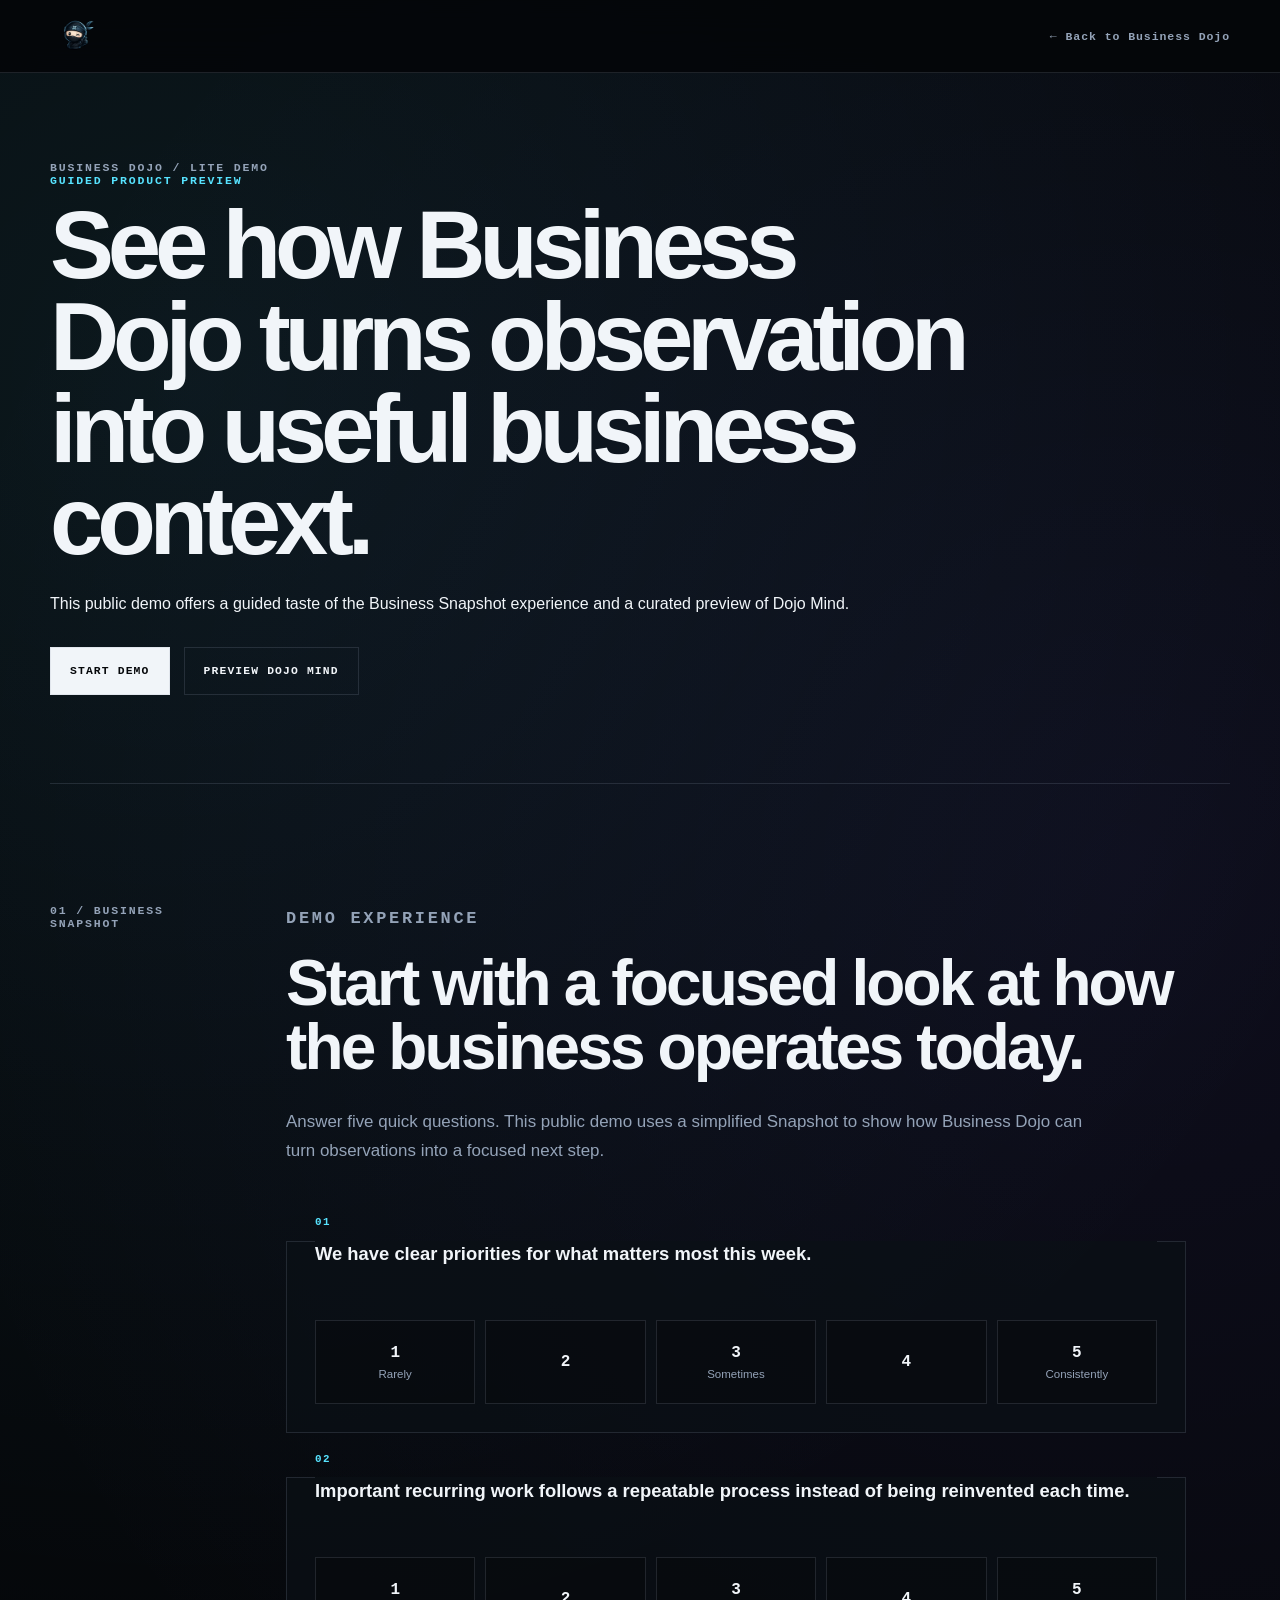
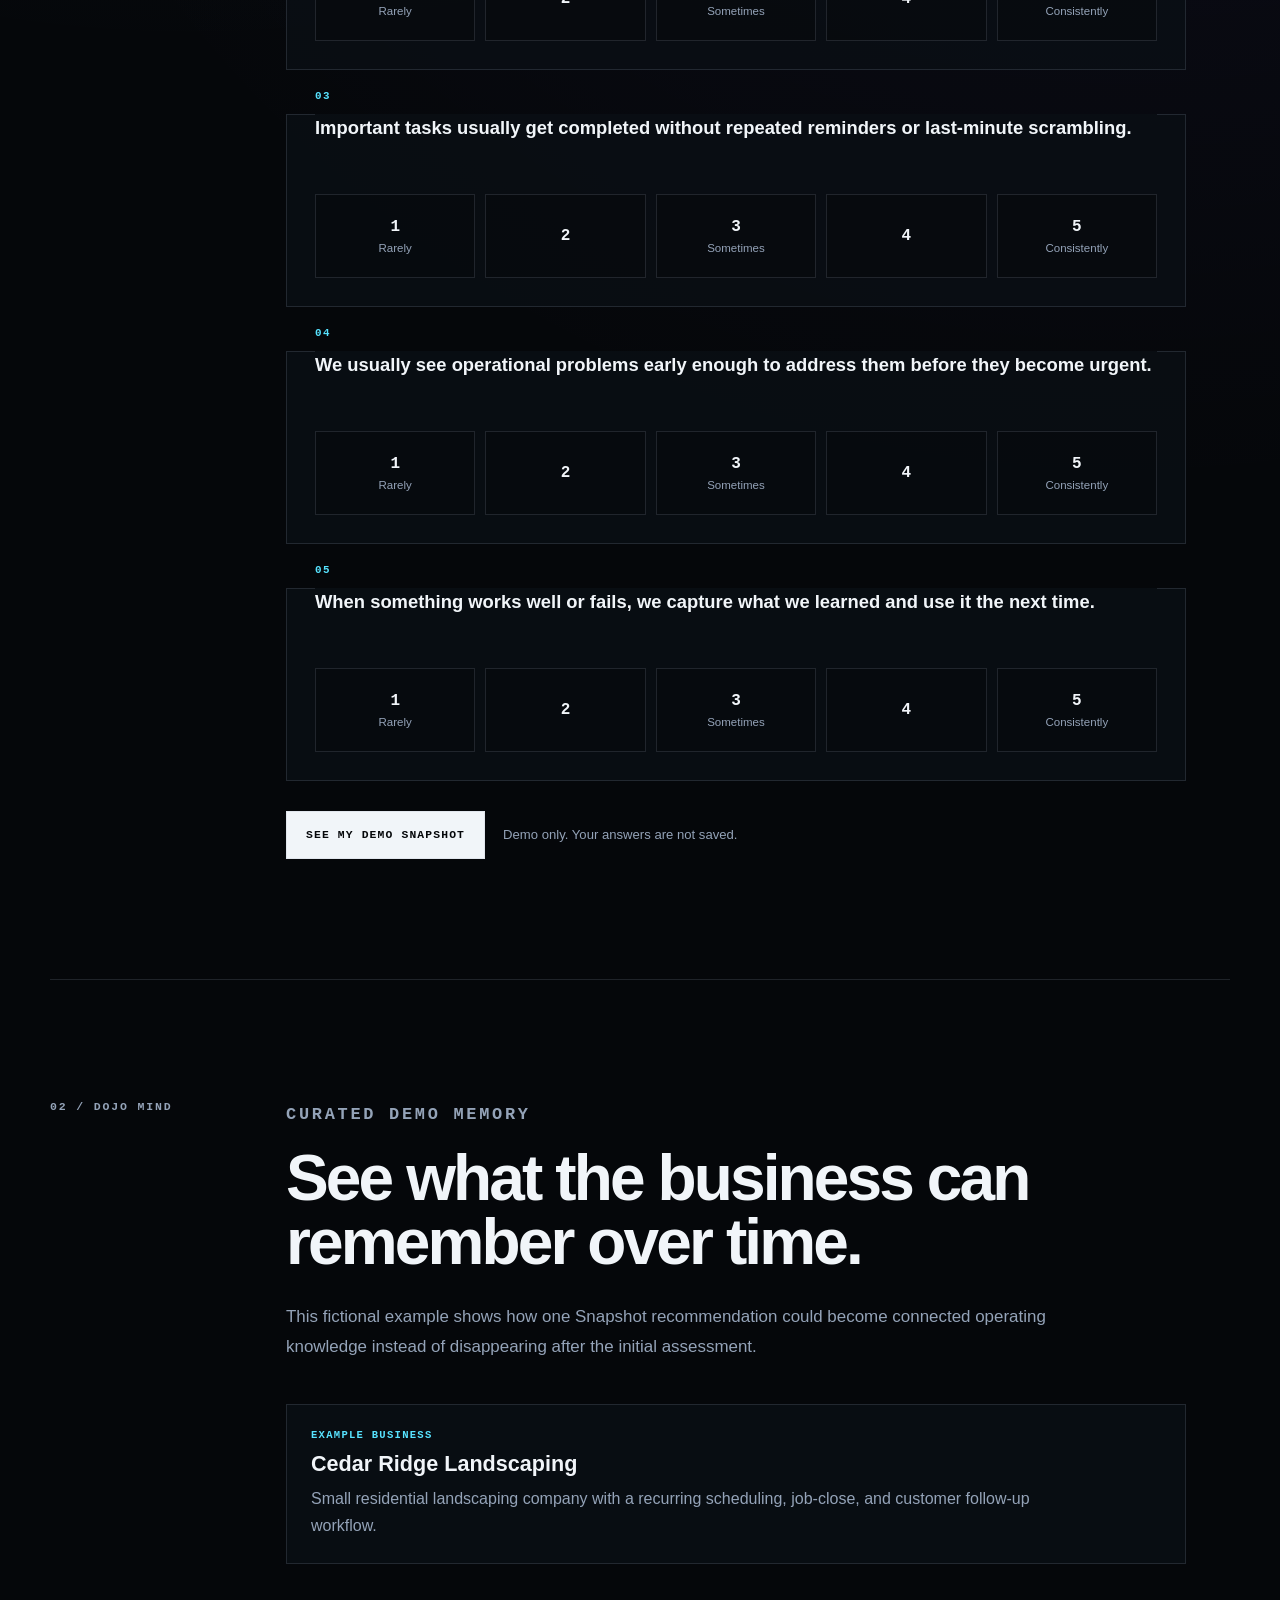
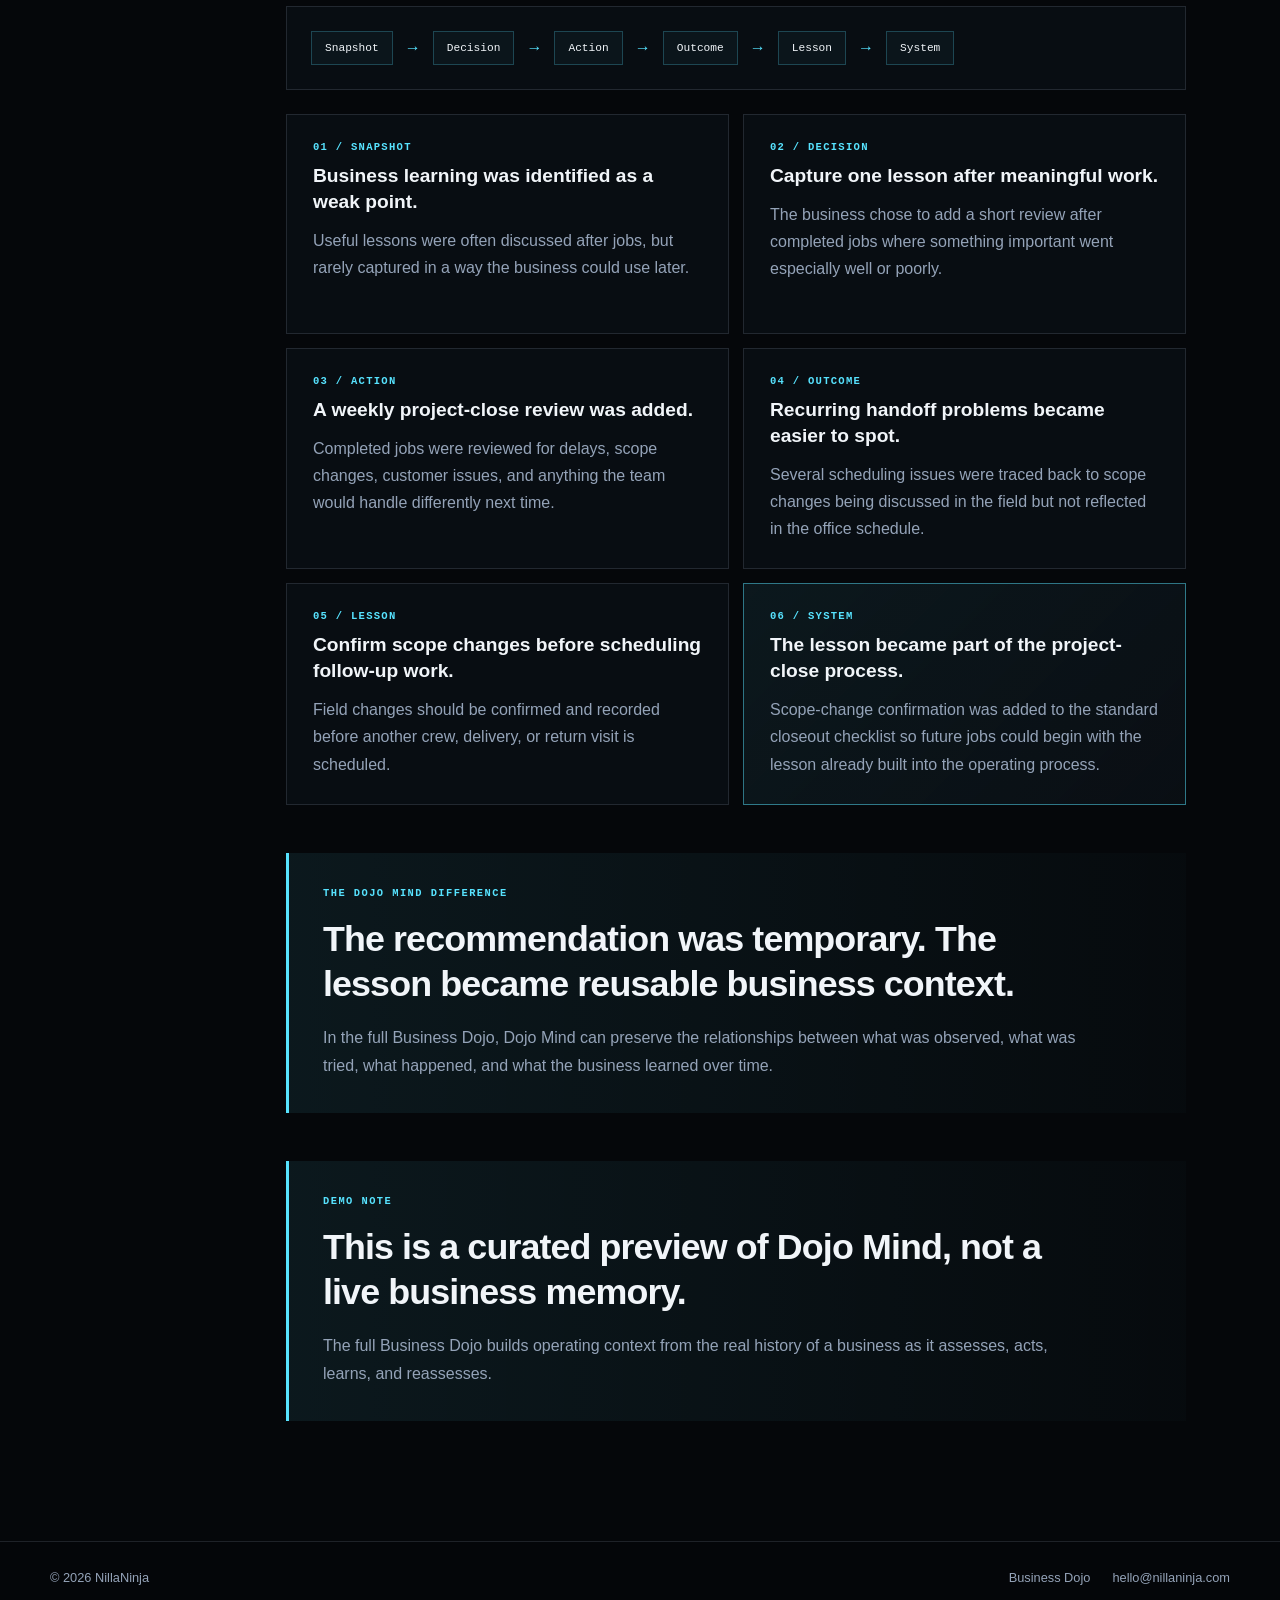
<file: demo.html>
<!DOCTYPE html>
<html lang="en">
<head>
  <meta charset="UTF-8" />
  <meta name="viewport" content="width=device-width, initial-scale=1.0" />

  <title>Business Dojo Lite Demo | NillaNinja</title>

  <meta
    name="description"
    content="Try a guided preview of NillaNinja Business Dojo Lite and see how Dojo Mind can preserve what a business learns over time."
  />

  <meta name="robots" content="index, follow" />
  <meta name="author" content="NillaNinja" />

  <link rel="canonical" href="https://nillaninja.com/demo.html" />

  <meta property="og:title" content="Business Dojo Lite Demo | NillaNinja" />
  <meta
    property="og:description"
    content="Experience a guided Business Snapshot and preview how Dojo Mind turns business activity into lasting operating knowledge."
  />
  <meta property="og:type" content="website" />
  <meta property="og:image" content="https://nillaninja.com/assets/social/business-dojo-og.png" />
  <meta property="og:image:width" content="1200" />
  <meta property="og:image:height" content="630" />
  <meta property="og:url" content="https://nillaninja.com/demo.html" />

  <meta name="twitter:card" content="summary_large_image" />
  <meta name="twitter:image" content="https://nillaninja.com/assets/social/business-dojo-og.png" />
  <meta name="twitter:title" content="Business Dojo Lite Demo | NillaNinja" />
  <meta
    name="twitter:description"
    content="Try a guided Business Dojo Lite preview and see a curated Dojo Mind memory showcase."
  />

  <link rel="icon" href="favicon.ico" />
  <link rel="stylesheet" href="styles.css" />
  <link rel="stylesheet" href="demo.css" />
</head>

<body>
  <header class="whitepaper-site-header">
    <div class="whitepaper-site-header-inner">
      <a href="index.html" class="whitepaper-site-brand" aria-label="Return to NillaNinja Business Dojo">
        <img src="assets/brand/nillaninja-logo-half.png" alt="NillaNinja">
      </a>

      <a href="index.html" class="whitepaper-back-link">
        ← Back to Business Dojo
      </a>
    </div>
  </header>

  <main id="top">
    <section class="hero">
      <div class="section-label">BUSINESS DOJO / LITE DEMO</div>

      <div class="hero-copy">
        <p class="eyebrow">GUIDED PRODUCT PREVIEW</p>

        <h1>
          See how Business Dojo turns observation into useful business context.
        </h1>

        <p>
          This public demo offers a guided taste of the Business Snapshot
          experience and a curated preview of Dojo Mind.
        </p>

        <div class="hero-actions">
          <a class="button button-primary" href="#snapshot">Start Demo</a>
          <a class="button button-ghost" href="#dojo-mind">Preview Dojo Mind</a>
        </div>
      </div>
    </section>

    <section id="snapshot" class="content-section">
      <div class="section-label">01 / BUSINESS SNAPSHOT</div>

      <div class="section-content">
        <p class="eyebrow">DEMO EXPERIENCE</p>

        <h2>
          Start with a focused look at how the business operates today.
        </h2>

        <p>
          Answer five quick questions. This public demo uses a simplified
          Snapshot to show how Business Dojo can turn observations into a
          focused next step.
        </p>

        <form class="demo-snapshot" id="demoSnapshot">
          <fieldset class="demo-question">
            <legend>
              <span>01</span>
              We have clear priorities for what matters most this week.
            </legend>

            <div class="demo-scale" role="radiogroup" aria-label="Weekly priorities">
              <label>
                <input type="radio" name="priorities" value="1" required>
                <span>1</span>
                <small>Rarely</small>
              </label>

              <label>
                <input type="radio" name="priorities" value="2">
                <span>2</span>
              </label>

              <label>
                <input type="radio" name="priorities" value="3">
                <span>3</span>
                <small>Sometimes</small>
              </label>

              <label>
                <input type="radio" name="priorities" value="4">
                <span>4</span>
              </label>

              <label>
                <input type="radio" name="priorities" value="5">
                <span>5</span>
                <small>Consistently</small>
              </label>
            </div>
          </fieldset>

          <fieldset class="demo-question">
            <legend>
              <span>02</span>
              Important recurring work follows a repeatable process instead of
              being reinvented each time.
            </legend>

            <div class="demo-scale" role="radiogroup" aria-label="Repeatable processes">
              <label><input type="radio" name="processes" value="1" required><span>1</span><small>Rarely</small></label>
              <label><input type="radio" name="processes" value="2"><span>2</span></label>
              <label><input type="radio" name="processes" value="3"><span>3</span><small>Sometimes</small></label>
              <label><input type="radio" name="processes" value="4"><span>4</span></label>
              <label><input type="radio" name="processes" value="5"><span>5</span><small>Consistently</small></label>
            </div>
          </fieldset>

          <fieldset class="demo-question">
            <legend>
              <span>03</span>
              Important tasks usually get completed without repeated reminders
              or last-minute scrambling.
            </legend>

            <div class="demo-scale" role="radiogroup" aria-label="Follow-through">
              <label><input type="radio" name="followthrough" value="1" required><span>1</span><small>Rarely</small></label>
              <label><input type="radio" name="followthrough" value="2"><span>2</span></label>
              <label><input type="radio" name="followthrough" value="3"><span>3</span><small>Sometimes</small></label>
              <label><input type="radio" name="followthrough" value="4"><span>4</span></label>
              <label><input type="radio" name="followthrough" value="5"><span>5</span><small>Consistently</small></label>
            </div>
          </fieldset>

          <fieldset class="demo-question">
            <legend>
              <span>04</span>
              We usually see operational problems early enough to address them
              before they become urgent.
            </legend>

            <div class="demo-scale" role="radiogroup" aria-label="Problem visibility">
              <label><input type="radio" name="visibility" value="1" required><span>1</span><small>Rarely</small></label>
              <label><input type="radio" name="visibility" value="2"><span>2</span></label>
              <label><input type="radio" name="visibility" value="3"><span>3</span><small>Sometimes</small></label>
              <label><input type="radio" name="visibility" value="4"><span>4</span></label>
              <label><input type="radio" name="visibility" value="5"><span>5</span><small>Consistently</small></label>
            </div>
          </fieldset>

          <fieldset class="demo-question">
            <legend>
              <span>05</span>
              When something works well or fails, we capture what we learned
              and use it the next time.
            </legend>

            <div class="demo-scale" role="radiogroup" aria-label="Business learning">
              <label><input type="radio" name="learning" value="1" required><span>1</span><small>Rarely</small></label>
              <label><input type="radio" name="learning" value="2"><span>2</span></label>
              <label><input type="radio" name="learning" value="3"><span>3</span><small>Sometimes</small></label>
              <label><input type="radio" name="learning" value="4"><span>4</span></label>
              <label><input type="radio" name="learning" value="5"><span>5</span><small>Consistently</small></label>
            </div>
          </fieldset>

          <div class="demo-snapshot-actions">
            <button class="button button-primary" type="submit">
              See My Demo Snapshot
            </button>

            <p>
              Demo only. Your answers are not saved.
            </p>
          </div>
        </form>

        <section class="demo-result" id="demoResult" hidden aria-live="polite">
          <div class="demo-result-header">
            <div>
              <p class="eyebrow">YOUR DEMO SNAPSHOT</p>
              <h3>Business health</h3>
            </div>

            <div class="demo-result-score">
              <strong id="demoScore">0</strong>
              <span>/ 100</span>
            </div>
          </div>

          <div class="demo-result-focus">
            <p class="statement-label">FOCUS AREA</p>
            <h3 id="demoFocusTitle"></h3>
            <p id="demoFocusText"></p>
          </div>

          <div class="demo-recommendation">
            <p class="statement-label">FOCUSED RECOMMENDATION</p>
            <h3 id="demoRecommendationTitle"></h3>
            <p id="demoRecommendationText"></p>

            <div class="demo-recommendation-meta">
              <span>Why it matters</span>
              <p id="demoRecommendationWhy"></p>
            </div>
          </div>

          <div class="demo-result-next">
            <p>
              This demo stops at one focused recommendation. In Business Dojo,
              actions and outcomes can become part of the business's operating
              history over time.
            </p>

            <a class="button button-ghost" href="#dojo-mind">
              See the Dojo Mind Preview
            </a>
          </div>
        </section>
      </div>
    </section>

    <section id="dojo-mind" class="content-section">
      <div class="section-label">02 / DOJO MIND</div>

      <div class="section-content">
        <p class="eyebrow">CURATED DEMO MEMORY</p>

        <h2>
          See what the business can remember over time.
        </h2>

        <p>
          This fictional example shows how one Snapshot recommendation could
          become connected operating knowledge instead of disappearing after
          the initial assessment.
        </p>

        <div class="demo-business-context">
          <span>EXAMPLE BUSINESS</span>
          <strong>Cedar Ridge Landscaping</strong>
          <p>
            Small residential landscaping company with a recurring scheduling,
            job-close, and customer follow-up workflow.
          </p>
        </div>

        <div class="memory-flow">
          <span>Snapshot</span>
          <b>→</b>
          <span>Decision</span>
          <b>→</b>
          <span>Action</span>
          <b>→</b>
          <span>Outcome</span>
          <b>→</b>
          <span>Lesson</span>
          <b>→</b>
          <span>System</span>
        </div>

        <div class="dojo-memory-timeline">
          <article class="dojo-memory-card">
            <span>01 / SNAPSHOT</span>
            <h3>Business learning was identified as a weak point.</h3>
            <p>
              Useful lessons were often discussed after jobs, but rarely
              captured in a way the business could use later.
            </p>
          </article>

          <article class="dojo-memory-card">
            <span>02 / DECISION</span>
            <h3>Capture one lesson after meaningful work.</h3>
            <p>
              The business chose to add a short review after completed jobs
              where something important went especially well or poorly.
            </p>
          </article>

          <article class="dojo-memory-card">
            <span>03 / ACTION</span>
            <h3>A weekly project-close review was added.</h3>
            <p>
              Completed jobs were reviewed for delays, scope changes, customer
              issues, and anything the team would handle differently next time.
            </p>
          </article>

          <article class="dojo-memory-card">
            <span>04 / OUTCOME</span>
            <h3>Recurring handoff problems became easier to spot.</h3>
            <p>
              Several scheduling issues were traced back to scope changes being
              discussed in the field but not reflected in the office schedule.
            </p>
          </article>

          <article class="dojo-memory-card">
            <span>05 / LESSON</span>
            <h3>Confirm scope changes before scheduling follow-up work.</h3>
            <p>
              Field changes should be confirmed and recorded before another
              crew, delivery, or return visit is scheduled.
            </p>
          </article>

          <article class="dojo-memory-card dojo-memory-card-highlight">
            <span>06 / SYSTEM</span>
            <h3>The lesson became part of the project-close process.</h3>
            <p>
              Scope-change confirmation was added to the standard closeout
              checklist so future jobs could begin with the lesson already
              built into the operating process.
            </p>
          </article>
        </div>

        <div class="statement-panel">
          <p class="statement-label">THE DOJO MIND DIFFERENCE</p>

          <strong>
            The recommendation was temporary. The lesson became reusable
            business context.
          </strong>

          <p>
            In the full Business Dojo, Dojo Mind can preserve the relationships
            between what was observed, what was tried, what happened, and what
            the business learned over time.
          </p>
        </div>

        <div class="statement-panel">
          <p class="statement-label">DEMO NOTE</p>

          <strong>
            This is a curated preview of Dojo Mind, not a live business memory.
          </strong>

          <p>
            The full Business Dojo builds operating context from the real
            history of a business as it assesses, acts, learns, and reassesses.
          </p>
        </div>
      </div>
    </section>
  </main>

  <footer class="whitepaper-site-footer">
    <div class="whitepaper-site-footer-inner">
      <span>© 2026 NillaNinja</span>

      <div class="whitepaper-footer-links">
        <a href="index.html">Business Dojo</a>
        <a href="mailto:hello@nillaninja.com">hello@nillaninja.com</a>
      </div>
    </div>
  </footer>
  <script src="demo.js"></script>
</body>
</html>
</file>
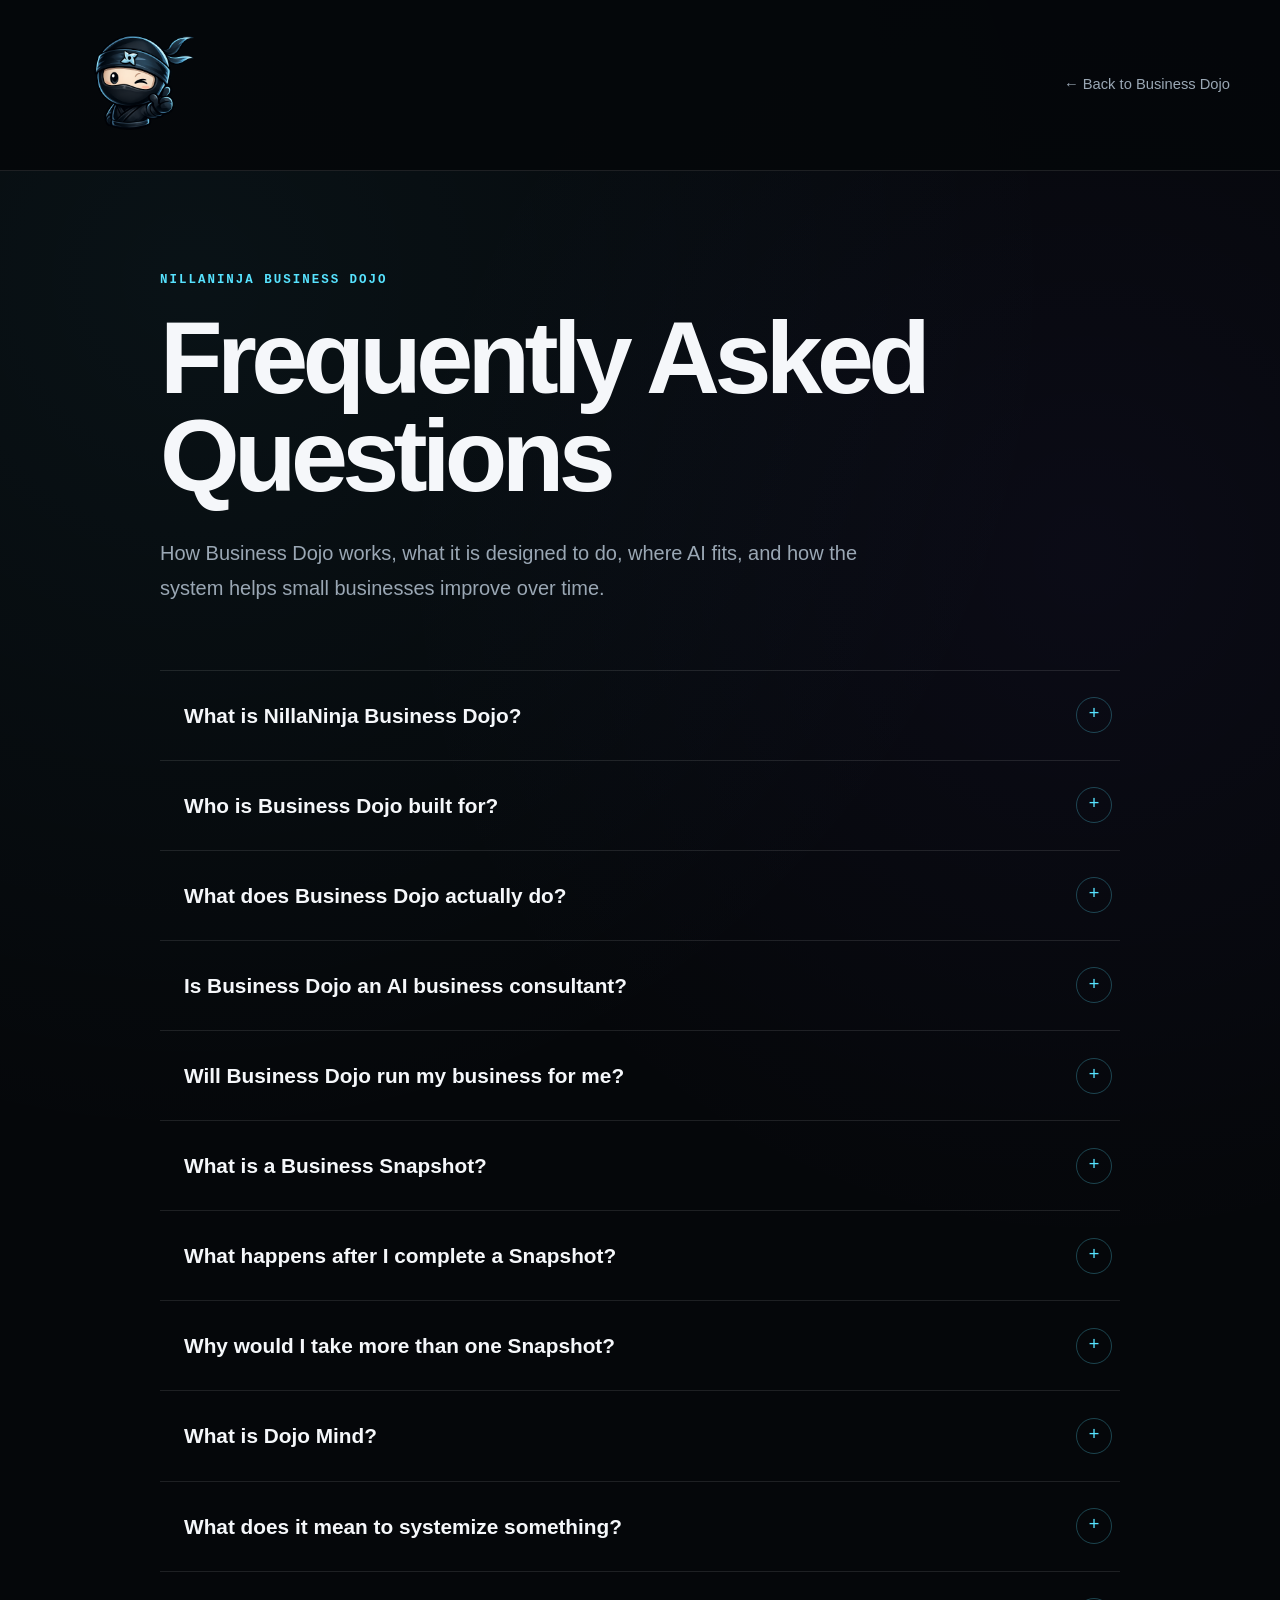
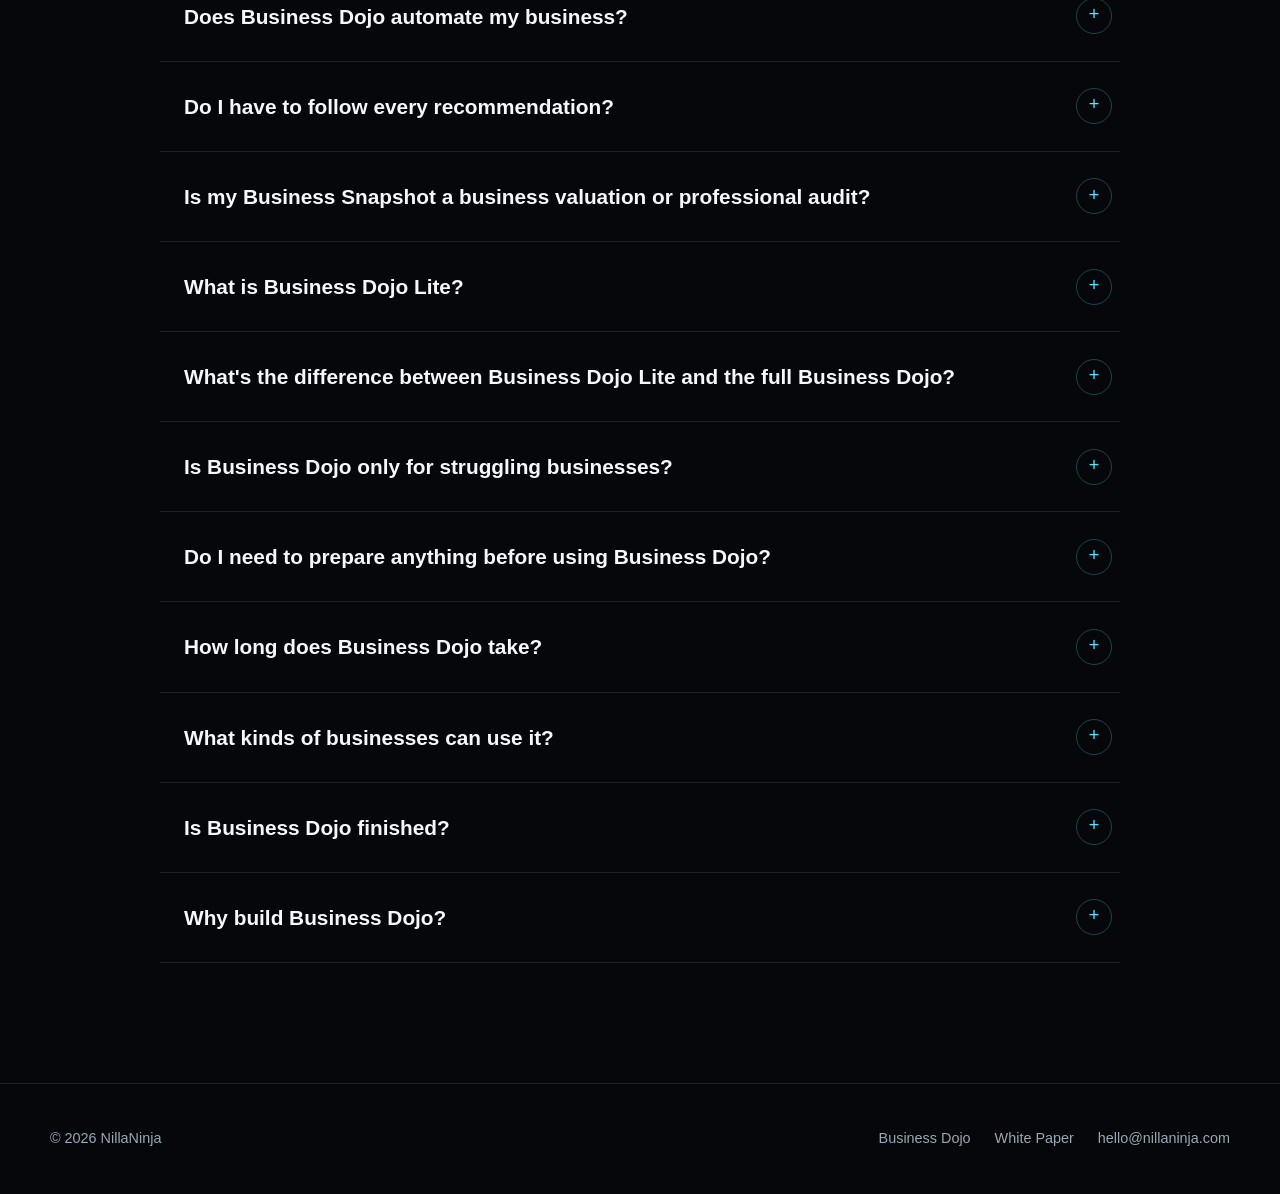
<file: faq.html>
<!DOCTYPE html>
<html lang="en">
<head>
  <meta charset="UTF-8">
  <meta name="viewport" content="width=device-width, initial-scale=1.0">

  <title>Business Dojo FAQ | NillaNinja</title>

  <meta
    name="description"
    content="Frequently asked questions about NillaNinja Business Dojo, Business Snapshots, Business Dojo Lite, Dojo Mind, AI, automation, reassessment, and the Business Dojo Method."
  >
  <meta name="robots" content="index, follow">
  <meta name="author" content="NillaNinja">

  <link rel="canonical" href="https://nillaninja.com/faq.html" />

  <meta property="og:type" content="website">
  <meta property="og:site_name" content="NillaNinja">
  <meta property="og:title" content="Business Dojo FAQ">
  <meta
    property="og:description"
    content="Answers to common questions about Business Dojo, Business Snapshots, Dojo Mind, Business Dojo Lite, AI, improvement, and responsible automation."
  >
  <meta property="og:url" content="https://nillaninja.com/faq.html">
  <meta property="og:image" content="https://nillaninja.com/assets/social/business-dojo-og.png">
  <meta property="og:image:width" content="1200">
  <meta property="og:image:height" content="630">

  <meta name="twitter:card" content="summary_large_image">
  <meta name="twitter:image" content="https://nillaninja.com/assets/social/business-dojo-og.png">
  <meta name="twitter:title" content="Business Dojo FAQ">
  <meta
    name="twitter:description"
    content="Answers to common questions about Business Dojo, Business Snapshots, Dojo Mind, Business Dojo Lite, AI, improvement, and responsible automation."
  >

  <link rel="icon" href="/favicon.ico" sizes="any">
  <link rel="stylesheet" href="faq.css">
  <!-- Business Dojo FAQ structured data -->
  <script type="application/ld+json" id="business-dojo-faq-schema">
{
  "@context": "https://schema.org",
  "@type": "FAQPage",
  "mainEntity": [
    {
      "@type": "Question",
      "name": "What is NillaNinja Business Dojo?",
      "acceptedAnswer": {
        "@type": "Answer",
        "text": "NillaNinja Business Dojo is a business improvement system built for small, owner-operated businesses. It helps you step back from the day-to-day work, understand how your business is actually operating, identify where improvement matters most, take practical action, and build on what you learn over time. The goal is simple: bring structured business analysis and improvement tools within reach of businesses that may never hire a traditional consultant."
      }
    },
    {
      "@type": "Question",
      "name": "Who is Business Dojo built for?",
      "acceptedAnswer": {
        "@type": "Answer",
        "text": "Business Dojo is designed primarily for small businesses, owner-operators, freelancers, and small teams. It is especially useful when the person running the business is also the person handling customers, employees, scheduling, marketing, finances, operations, and everything else that comes with keeping a small business moving. You do not need a business degree, technical background, or experience with AI to use it."
      }
    },
    {
      "@type": "Question",
      "name": "What does Business Dojo actually do?",
      "acceptedAnswer": {
        "@type": "Answer",
        "text": "Business Dojo guides you through a structured Business Snapshot of how your business operates. It looks across important areas of the business, identifies strengths and potential problems, and produces prioritized recommendations explaining what deserves attention, why it matters, what kind of impact it could have, and how difficult it may be to address. From there, Business Dojo helps you focus on improvements, track what happens, reassess the business, and gradually build a clearer picture of how your business works."
      }
    },
    {
      "@type": "Question",
      "name": "Is Business Dojo an AI business consultant?",
      "acceptedAnswer": {
        "@type": "Answer",
        "text": "Not exactly. AI is one of the tools Business Dojo can use, but AI is not the product. Understand → Focus → Improve → Measure → Remember → Systemize → Reassess → Assist → Automate The system provides the structure. AI can help interpret information, explain findings, organize knowledge, and eventually assist with increasingly useful tasks. Business decisions still belong to the business owner."
      }
    },
    {
      "@type": "Question",
      "name": "Will Business Dojo run my business for me?",
      "acceptedAnswer": {
        "@type": "Answer",
        "text": "No. Business Dojo is designed to help you make better decisions about your business, not replace your judgment. It can identify patterns, surface opportunities, organize business knowledge, and help you think through improvements. You decide what recommendations make sense, what actions to take, and what should become part of your normal operations. You remain the Sensei of your business."
      }
    },
    {
      "@type": "Question",
      "name": "What is a Business Snapshot?",
      "acceptedAnswer": {
        "@type": "Answer",
        "text": "A Business Snapshot is a structured assessment of how your business is operating at a particular point in time. Instead of asking you to write a traditional business plan or provide mountains of data, Business Dojo asks focused questions about how the business actually works. Your answers are used to identify strengths, weaknesses, risks, and opportunities for improvement. A Snapshot is not meant to be a permanent grade. It is a starting point."
      }
    },
    {
      "@type": "Question",
      "name": "What happens after I complete a Snapshot?",
      "acceptedAnswer": {
        "@type": "Answer",
        "text": "Business Dojo produces a report showing what it found and what you may want to work on next. Rather than giving you a giant list of generic advice, the system is designed to help you focus on practical improvements. You can then make changes in the real business, record what happened, and return later for another Snapshot. That is where Business Dojo becomes more valuable."
      }
    },
    {
      "@type": "Question",
      "name": "Why would I take more than one Snapshot?",
      "acceptedAnswer": {
        "@type": "Answer",
        "text": "A single Snapshot tells you where the business appears to be today. Additional Snapshots help show what changed. You might improve a process, clarify responsibilities, introduce a new system, change how customers are handled, or solve a recurring problem. When you reassess later, Business Dojo can compare the business against its earlier state. Over time, the question changes from “What should I fix?” to “What did we change, did it work, and what should we improve next?”"
      }
    },
    {
      "@type": "Question",
      "name": "What is Dojo Mind?",
      "acceptedAnswer": {
        "@type": "Answer",
        "text": "Dojo Mind is the business memory layer inside Business Dojo. A normal AI conversation can give you an answer and then disappear into your chat history. Dojo Mind is intended to remember the operating knowledge that matters to your business: previous Snapshots, recommendations, actions, outcomes, lessons, recurring work, adopted practices, and systems you develop along the way. Instead of repeatedly explaining your business from scratch, Business Dojo can build on what has already been learned."
      }
    },
    {
      "@type": "Question",
      "name": "What does it mean to systemize something?",
      "acceptedAnswer": {
        "@type": "Answer",
        "text": "Systemizing means taking something that works and turning it into a repeatable way of operating. For example, you might discover that customer follow-up is inconsistent. After improving it, you develop a simple follow-up process that your business can use every time. Business Dojo is designed to help identify those opportunities and preserve what you learn so successful improvements do not disappear when things get busy again."
      }
    },
    {
      "@type": "Question",
      "name": "Does Business Dojo automate my business?",
      "acceptedAnswer": {
        "@type": "Answer",
        "text": "Not automatically. Business Dojo follows an earned-automation philosophy. The idea is to understand a process before automating it. Observe → Recommend → Draft → Ask Permission → Execute → Report Automation should come after the business understands what it is doing, why it is doing it, and what a successful result looks like. Automating a broken process usually just creates a faster broken process."
      }
    },
    {
      "@type": "Question",
      "name": "Do I have to follow every recommendation?",
      "acceptedAnswer": {
        "@type": "Answer",
        "text": "Absolutely not. A recommendation is something worth considering, not an order. Every business has circumstances that software cannot fully understand. You may know something about your customers, employees, finances, market, or current situation that changes the decision. Business Dojo is designed to support judgment, not override it."
      }
    },
    {
      "@type": "Question",
      "name": "Is my Business Snapshot a business valuation or professional audit?",
      "acceptedAnswer": {
        "@type": "Answer",
        "text": "No. Business Dojo is an educational and operational improvement tool. A Snapshot is not a financial audit, legal opinion, accounting review, certified business valuation, investment recommendation, or substitute for a qualified professional when one is required. It is designed to help you better understand and improve how your business operates."
      }
    },
    {
      "@type": "Question",
      "name": "What is Business Dojo Lite?",
      "acceptedAnswer": {
        "@type": "Answer",
        "text": "Business Dojo Lite is the simpler entry point into the Business Dojo experience. It allows someone to experience the Snapshot process, receive useful business insight, and focus on a practical improvement without needing the full Business Dojo system. It is designed to be useful on its own while also showing how the larger Business Dojo improvement process works."
      }
    },
    {
      "@type": "Question",
      "name": "What's the difference between Business Dojo Lite and the full Business Dojo?",
      "acceptedAnswer": {
        "@type": "Answer",
        "text": "Lite focuses on giving you a useful Snapshot and helping you concentrate on an important next step. The full Business Dojo is designed for continued improvement over time. That includes deeper follow-through, progress tracking, reassessment, Dojo Mind business memory, improvement outcomes, systemization, and the broader long-term Business Dojo experience. Lite helps you identify a move. Business Dojo helps you build the practice."
      }
    },
    {
      "@type": "Question",
      "name": "Is Business Dojo only for struggling businesses?",
      "acceptedAnswer": {
        "@type": "Answer",
        "text": "No. Some of the best opportunities for improvement exist inside businesses that are already doing well. A healthy business may still have knowledge trapped in the owner's head, inconsistent processes, unnecessary manual work, unclear metrics, or systems that will become problems as the company grows. Business Dojo is about understanding the business you have and making it stronger."
      }
    },
    {
      "@type": "Question",
      "name": "Do I need to prepare anything before using Business Dojo?",
      "acceptedAnswer": {
        "@type": "Answer",
        "text": "Not much. You should know enough about the business to answer questions about how it operates today. You do not need a formal business plan, complicated spreadsheets, consulting reports, or perfectly organized records before getting started. Answering realistically is more useful than trying to provide the answer you think a business is “supposed” to give."
      }
    },
    {
      "@type": "Question",
      "name": "How long does Business Dojo take?",
      "acceptedAnswer": {
        "@type": "Answer",
        "text": "Business Dojo is not intended to become another giant project on your to-do list. The initial Snapshot is designed to provide value relatively quickly. The larger process happens over time because meaningful business improvement happens in the real world between Snapshots. You assess, choose something worth improving, make the change, observe what happens, and continue from there."
      }
    },
    {
      "@type": "Question",
      "name": "What kinds of businesses can use it?",
      "acceptedAnswer": {
        "@type": "Answer",
        "text": "Business Dojo is being designed to work across many types of small businesses rather than for one specific industry. A contractor, retail business, repair shop, restaurant, creative freelancer, service company, or small professional team may operate very differently, but they still face many of the same fundamental questions. How does work get done? Where does information live? What keeps going wrong? What depends entirely on the owner? What should be measured? What should become repeatable? And what should we improve next?"
      }
    },
    {
      "@type": "Question",
      "name": "Is Business Dojo finished?",
      "acceptedAnswer": {
        "@type": "Answer",
        "text": "Business Dojo is currently being developed and prepared for broader testing and release. The underlying system, methodology, Business Snapshot experience, Business Dojo Lite, progress tools, Dojo Mind foundations, business memory, and systemization concepts are actively being built and refined. Early versions will continue to evolve as the system is tested against real small-business situations."
      }
    },
    {
      "@type": "Question",
      "name": "Why build Business Dojo?",
      "acceptedAnswer": {
        "@type": "Answer",
        "text": "Small businesses make up an enormous part of the economy, but sophisticated business analysis, consulting, operational improvement, and emerging AI capabilities are often designed for companies with much larger budgets and teams. Business Dojo is being built around a different idea: Small businesses deserve serious business tools too. The goal is not to turn a neighborhood business into a giant corporation. It is to give the person running that business better visibility, better structure, better institutional memory, and a practical way to keep improving."
      }
    }
  ]
}
  </script>

</head>

<body>
  <header class="faq-site-header">
    <div class="faq-site-header-inner">
      <a href="index.html" class="faq-site-brand" aria-label="Return to NillaNinja Business Dojo">
        <img src="assets/brand/nillaninja-logo-half.png" alt="NillaNinja">
      </a>

      <a href="index.html" class="faq-back-link">
        ← Back to Business Dojo
      </a>
    </div>
  </header>

  <main class="faq-page">
    <header class="faq-hero">
      <p class="eyebrow">NILLANINJA BUSINESS DOJO</p>
      <h1>Frequently Asked Questions</h1>
      <p class="faq-intro">
        How Business Dojo works, what it is designed to do, where AI fits,
        and how the system helps small businesses improve over time.
      </p>
    </header>

    <section class="faq-list" aria-label="Business Dojo frequently asked questions">

      <details>
        <summary>What is NillaNinja Business Dojo?</summary>
        <div class="faq-answer">
          <p>
            NillaNinja Business Dojo is a business improvement system built
            for small, owner-operated businesses.
          </p>
          <p>
            It helps you step back from the day-to-day work, understand how
            your business is actually operating, identify where improvement
            matters most, take practical action, and build on what you learn
            over time.
          </p>
          <p>
            The goal is simple: bring structured business analysis and
            improvement tools within reach of businesses that may never hire
            a traditional consultant.
          </p>
        </div>
      </details>

      <details>
        <summary>Who is Business Dojo built for?</summary>
        <div class="faq-answer">
          <p>
            Business Dojo is designed primarily for small businesses,
            owner-operators, freelancers, and small teams.
          </p>
          <p>
            It is especially useful when the person running the business is
            also the person handling customers, employees, scheduling,
            marketing, finances, operations, and everything else that comes
            with keeping a small business moving.
          </p>
          <p>
            You do not need a business degree, technical background, or
            experience with AI to use it.
          </p>
        </div>
      </details>

      <details>
        <summary>What does Business Dojo actually do?</summary>
        <div class="faq-answer">
          <p>
            Business Dojo guides you through a structured Business Snapshot
            of how your business operates.
          </p>
          <p>
            It looks across important areas of the business, identifies
            strengths and potential problems, and produces prioritized
            recommendations explaining what deserves attention, why it
            matters, what kind of impact it could have, and how difficult it
            may be to address.
          </p>
          <p>
            From there, Business Dojo helps you focus on improvements, track
            what happens, reassess the business, and gradually build a clearer
            picture of how your business works.
          </p>
        </div>
      </details>

      <details>
        <summary>Is Business Dojo an AI business consultant?</summary>
        <div class="faq-answer">
          <p>Not exactly.</p>
          <p>
            AI is one of the tools Business Dojo can use, but AI is not the product.
          </p>
          <p class="faq-sequence">
            Understand → Focus → Improve → Measure → Remember → Systemize →
            Reassess → Assist → Automate
          </p>
          <p>
            The system provides the structure. AI can help interpret
            information, explain findings, organize knowledge, and eventually
            assist with increasingly useful tasks.
          </p>
          <p>Business decisions still belong to the business owner.</p>
        </div>
      </details>

      <details>
        <summary>Will Business Dojo run my business for me?</summary>
        <div class="faq-answer">
          <p>No.</p>
          <p>
            Business Dojo is designed to help you make better decisions about
            your business, not replace your judgment.
          </p>
          <p>
            It can identify patterns, surface opportunities, organize business
            knowledge, and help you think through improvements. You decide
            what recommendations make sense, what actions to take, and what
            should become part of your normal operations.
          </p>
          <p><strong>You remain the Sensei of your business.</strong></p>
        </div>
      </details>

      <details>
        <summary>What is a Business Snapshot?</summary>
        <div class="faq-answer">
          <p>
            A Business Snapshot is a structured assessment of how your
            business is operating at a particular point in time.
          </p>
          <p>
            Instead of asking you to write a traditional business plan or
            provide mountains of data, Business Dojo asks focused questions
            about how the business actually works.
          </p>
          <p>
            Your answers are used to identify strengths, weaknesses, risks,
            and opportunities for improvement.
          </p>
          <p>A Snapshot is not meant to be a permanent grade. It is a starting point.</p>
        </div>
      </details>

      <details>
        <summary>What happens after I complete a Snapshot?</summary>
        <div class="faq-answer">
          <p>
            Business Dojo produces a report showing what it found and what
            you may want to work on next.
          </p>
          <p>
            Rather than giving you a giant list of generic advice, the system
            is designed to help you focus on practical improvements.
          </p>
          <p>
            You can then make changes in the real business, record what
            happened, and return later for another Snapshot.
          </p>
          <p>That is where Business Dojo becomes more valuable.</p>
        </div>
      </details>

      <details>
        <summary>Why would I take more than one Snapshot?</summary>
        <div class="faq-answer">
          <p>
            A single Snapshot tells you where the business appears to be today.
            Additional Snapshots help show what changed.
          </p>
          <p>
            You might improve a process, clarify responsibilities, introduce
            a new system, change how customers are handled, or solve a
            recurring problem. When you reassess later, Business Dojo can
            compare the business against its earlier state.
          </p>
          <p>
            Over time, the question changes from <strong>“What should I fix?”</strong>
            to <strong>“What did we change, did it work, and what should we improve next?”</strong>
          </p>
        </div>
      </details>

      <details>
        <summary>What is Dojo Mind?</summary>
        <div class="faq-answer">
          <p>
            Dojo Mind is the business memory layer inside Business Dojo.
          </p>
          <p>
            A normal AI conversation can give you an answer and then disappear
            into your chat history.
          </p>
          <p>
            Dojo Mind is intended to remember the operating knowledge that
            matters to your business: previous Snapshots, recommendations,
            actions, outcomes, lessons, recurring work, adopted practices,
            and systems you develop along the way.
          </p>
          <p>
            Instead of repeatedly explaining your business from scratch,
            Business Dojo can build on what has already been learned.
          </p>
        </div>
      </details>

      <details>
        <summary>What does it mean to systemize something?</summary>
        <div class="faq-answer">
          <p>
            Systemizing means taking something that works and turning it into
            a repeatable way of operating.
          </p>
          <p>
            For example, you might discover that customer follow-up is
            inconsistent. After improving it, you develop a simple follow-up
            process that your business can use every time.
          </p>
          <p>
            Business Dojo is designed to help identify those opportunities
            and preserve what you learn so successful improvements do not
            disappear when things get busy again.
          </p>
        </div>
      </details>

      <details>
        <summary>Does Business Dojo automate my business?</summary>
        <div class="faq-answer">
          <p>Not automatically.</p>
          <p>
            Business Dojo follows an earned-automation philosophy. The idea is
            to understand a process before automating it.
          </p>
          <p class="faq-sequence">
            Observe → Recommend → Draft → Ask Permission → Execute → Report
          </p>
          <p>
            Automation should come after the business understands what it is
            doing, why it is doing it, and what a successful result looks like.
          </p>
          <p>
            Automating a broken process usually just creates a faster broken process.
          </p>
        </div>
      </details>

      <details>
        <summary>Do I have to follow every recommendation?</summary>
        <div class="faq-answer">
          <p>Absolutely not.</p>
          <p>
            A recommendation is something worth considering, not an order.
          </p>
          <p>
            Every business has circumstances that software cannot fully
            understand. You may know something about your customers,
            employees, finances, market, or current situation that changes
            the decision.
          </p>
          <p>Business Dojo is designed to support judgment, not override it.</p>
        </div>
      </details>

      <details>
        <summary>Is my Business Snapshot a business valuation or professional audit?</summary>
        <div class="faq-answer">
          <p>No.</p>
          <p>
            Business Dojo is an educational and operational improvement tool.
          </p>
          <p>
            A Snapshot is not a financial audit, legal opinion, accounting
            review, certified business valuation, investment recommendation,
            or substitute for a qualified professional when one is required.
          </p>
          <p>
            It is designed to help you better understand and improve how your
            business operates.
          </p>
        </div>
      </details>

      <details>
        <summary>What is Business Dojo Lite?</summary>
        <div class="faq-answer">
          <p>
            Business Dojo Lite is the simpler entry point into the Business
            Dojo experience.
          </p>
          <p>
            It allows someone to experience the Snapshot process, receive
            useful business insight, and focus on a practical improvement
            without needing the full Business Dojo system.
          </p>
          <p>
            It is designed to be useful on its own while also showing how the
            larger Business Dojo improvement process works.
          </p>
        </div>
      </details>

      <details>
        <summary>What's the difference between Business Dojo Lite and the full Business Dojo?</summary>
        <div class="faq-answer">
          <p>
            Lite focuses on giving you a useful Snapshot and helping you
            concentrate on an important next step.
          </p>
          <p>
            The full Business Dojo is designed for continued improvement over time.
          </p>
          <p>
            That includes deeper follow-through, progress tracking,
            reassessment, Dojo Mind business memory, improvement outcomes,
            systemization, and the broader long-term Business Dojo experience.
          </p>
          <p>
            <strong>Lite helps you identify a move. Business Dojo helps you build the practice.</strong>
          </p>
        </div>
      </details>

      <details>
        <summary>Is Business Dojo only for struggling businesses?</summary>
        <div class="faq-answer">
          <p>No.</p>
          <p>
            Some of the best opportunities for improvement exist inside
            businesses that are already doing well.
          </p>
          <p>
            A healthy business may still have knowledge trapped in the
            owner's head, inconsistent processes, unnecessary manual work,
            unclear metrics, or systems that will become problems as the
            company grows.
          </p>
          <p>
            Business Dojo is about understanding the business you have and
            making it stronger.
          </p>
        </div>
      </details>

      <details>
        <summary>Do I need to prepare anything before using Business Dojo?</summary>
        <div class="faq-answer">
          <p>Not much.</p>
          <p>
            You should know enough about the business to answer questions
            about how it operates today.
          </p>
          <p>
            You do not need a formal business plan, complicated spreadsheets,
            consulting reports, or perfectly organized records before getting started.
          </p>
          <p>
            Answering realistically is more useful than trying to provide the
            answer you think a business is “supposed” to give.
          </p>
        </div>
      </details>

      <details>
        <summary>How long does Business Dojo take?</summary>
        <div class="faq-answer">
          <p>
            Business Dojo is not intended to become another giant project on
            your to-do list.
          </p>
          <p>
            The initial Snapshot is designed to provide value relatively quickly.
          </p>
          <p>
            The larger process happens over time because meaningful business
            improvement happens in the real world between Snapshots.
          </p>
          <p>
            You assess, choose something worth improving, make the change,
            observe what happens, and continue from there.
          </p>
        </div>
      </details>

      <details>
        <summary>What kinds of businesses can use it?</summary>
        <div class="faq-answer">
          <p>
            Business Dojo is being designed to work across many types of small
            businesses rather than for one specific industry.
          </p>
          <p>
            A contractor, retail business, repair shop, restaurant, creative
            freelancer, service company, or small professional team may
            operate very differently, but they still face many of the same
            fundamental questions.
          </p>
          <p>
            How does work get done? Where does information live? What keeps
            going wrong? What depends entirely on the owner? What should be
            measured? What should become repeatable? And what should we improve next?
          </p>
        </div>
      </details>

      <details>
        <summary>Is Business Dojo finished?</summary>
        <div class="faq-answer">
          <p>
            Business Dojo is currently being developed and prepared for
            broader testing and release.
          </p>
          <p>
            The underlying system, methodology, Business Snapshot experience,
            Business Dojo Lite, progress tools, Dojo Mind foundations,
            business memory, and systemization concepts are actively being
            built and refined.
          </p>
          <p>
            Early versions will continue to evolve as the system is tested
            against real small-business situations.
          </p>
        </div>
      </details>

      <details>
        <summary>Why build Business Dojo?</summary>
        <div class="faq-answer">
          <p>
            Small businesses make up an enormous part of the economy, but
            sophisticated business analysis, consulting, operational
            improvement, and emerging AI capabilities are often designed for
            companies with much larger budgets and teams.
          </p>
          <p>Business Dojo is being built around a different idea:</p>
          <p><strong>Small businesses deserve serious business tools too.</strong></p>
          <p>
            The goal is not to turn a neighborhood business into a giant corporation.
          </p>
          <p>
            It is to give the person running that business better visibility,
            better structure, better institutional memory, and a practical way
            to keep improving.
          </p>
        </div>
      </details>

    </section>
  </main>

  <footer class="faq-site-footer">
    <div class="faq-site-footer-inner">
      <span>© 2026 NillaNinja</span>

      <div class="faq-footer-links">
        <a href="index.html">Business Dojo</a>
        <a href="whitepaper.html">White Paper</a>
        <a href="mailto:hello@nillaninja.com">hello@nillaninja.com</a>
      </div>
    </div>
  </footer>
</body>
</html>
</file>
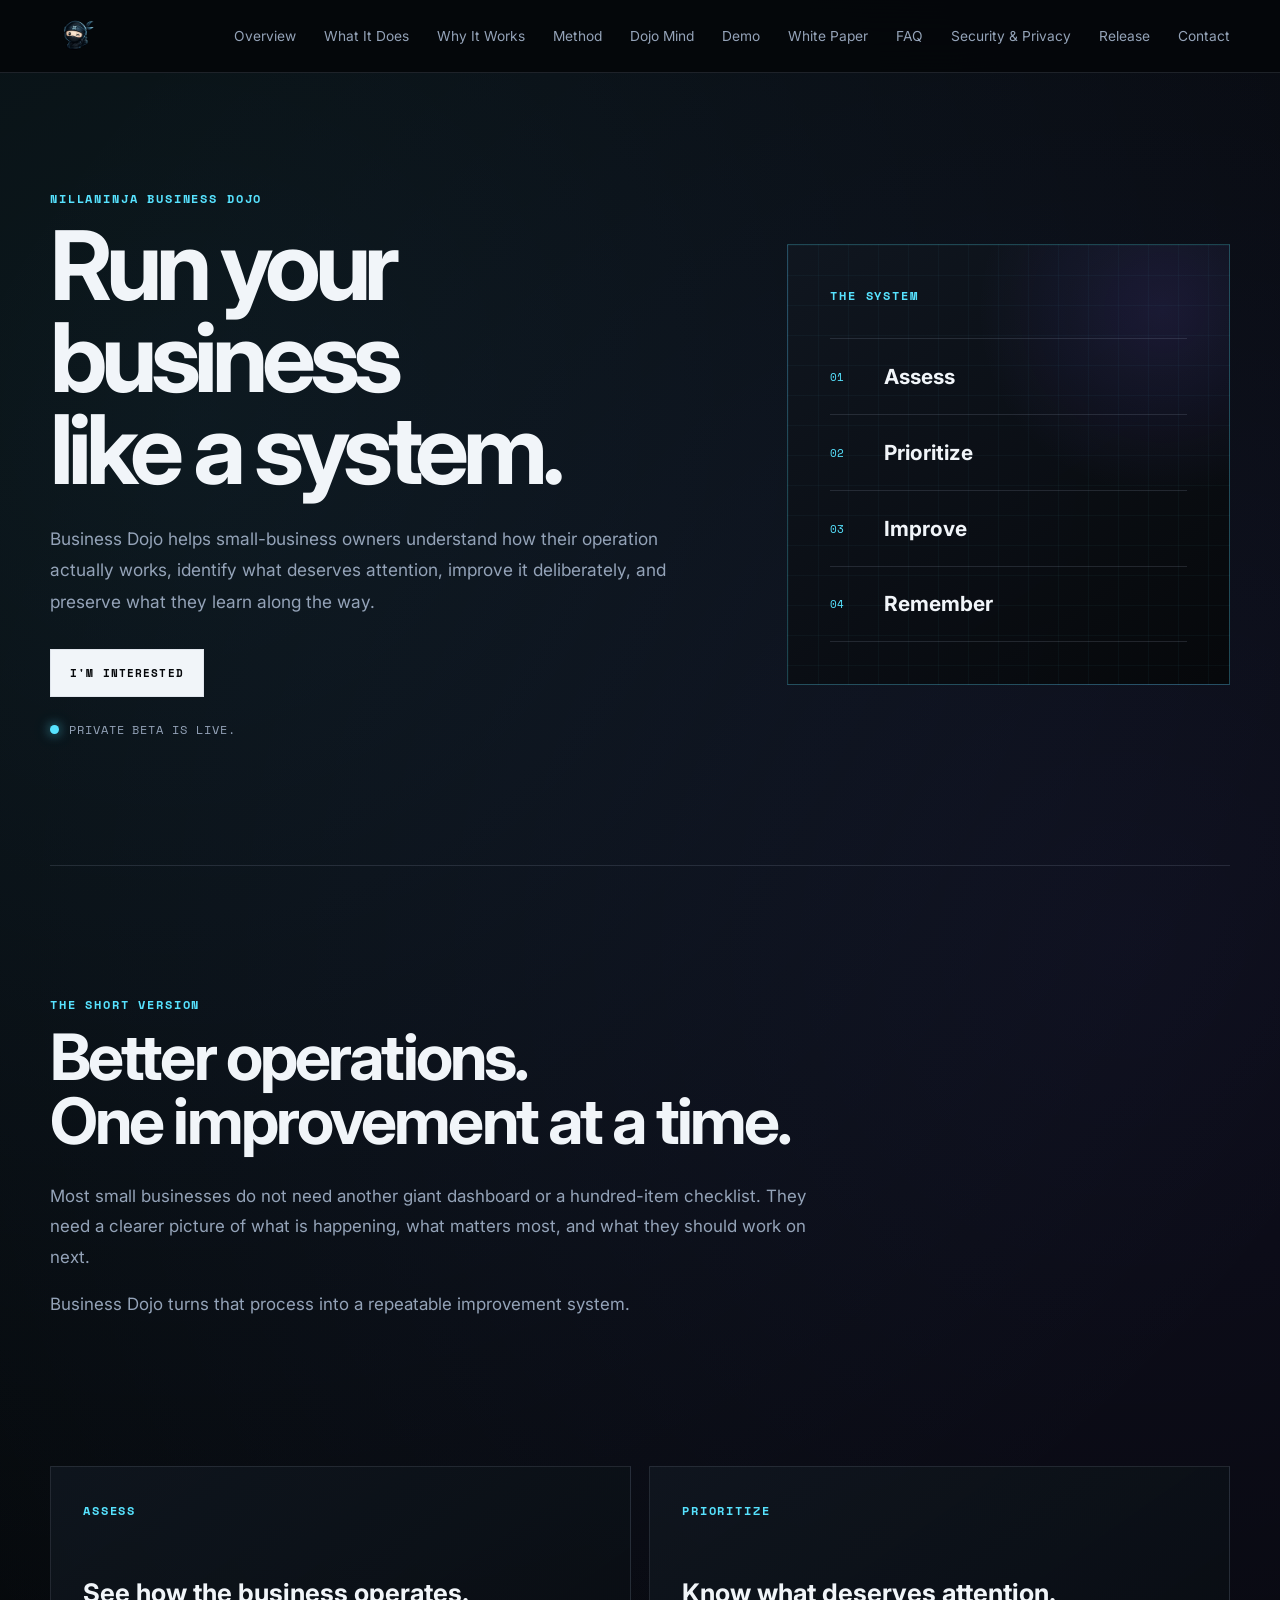
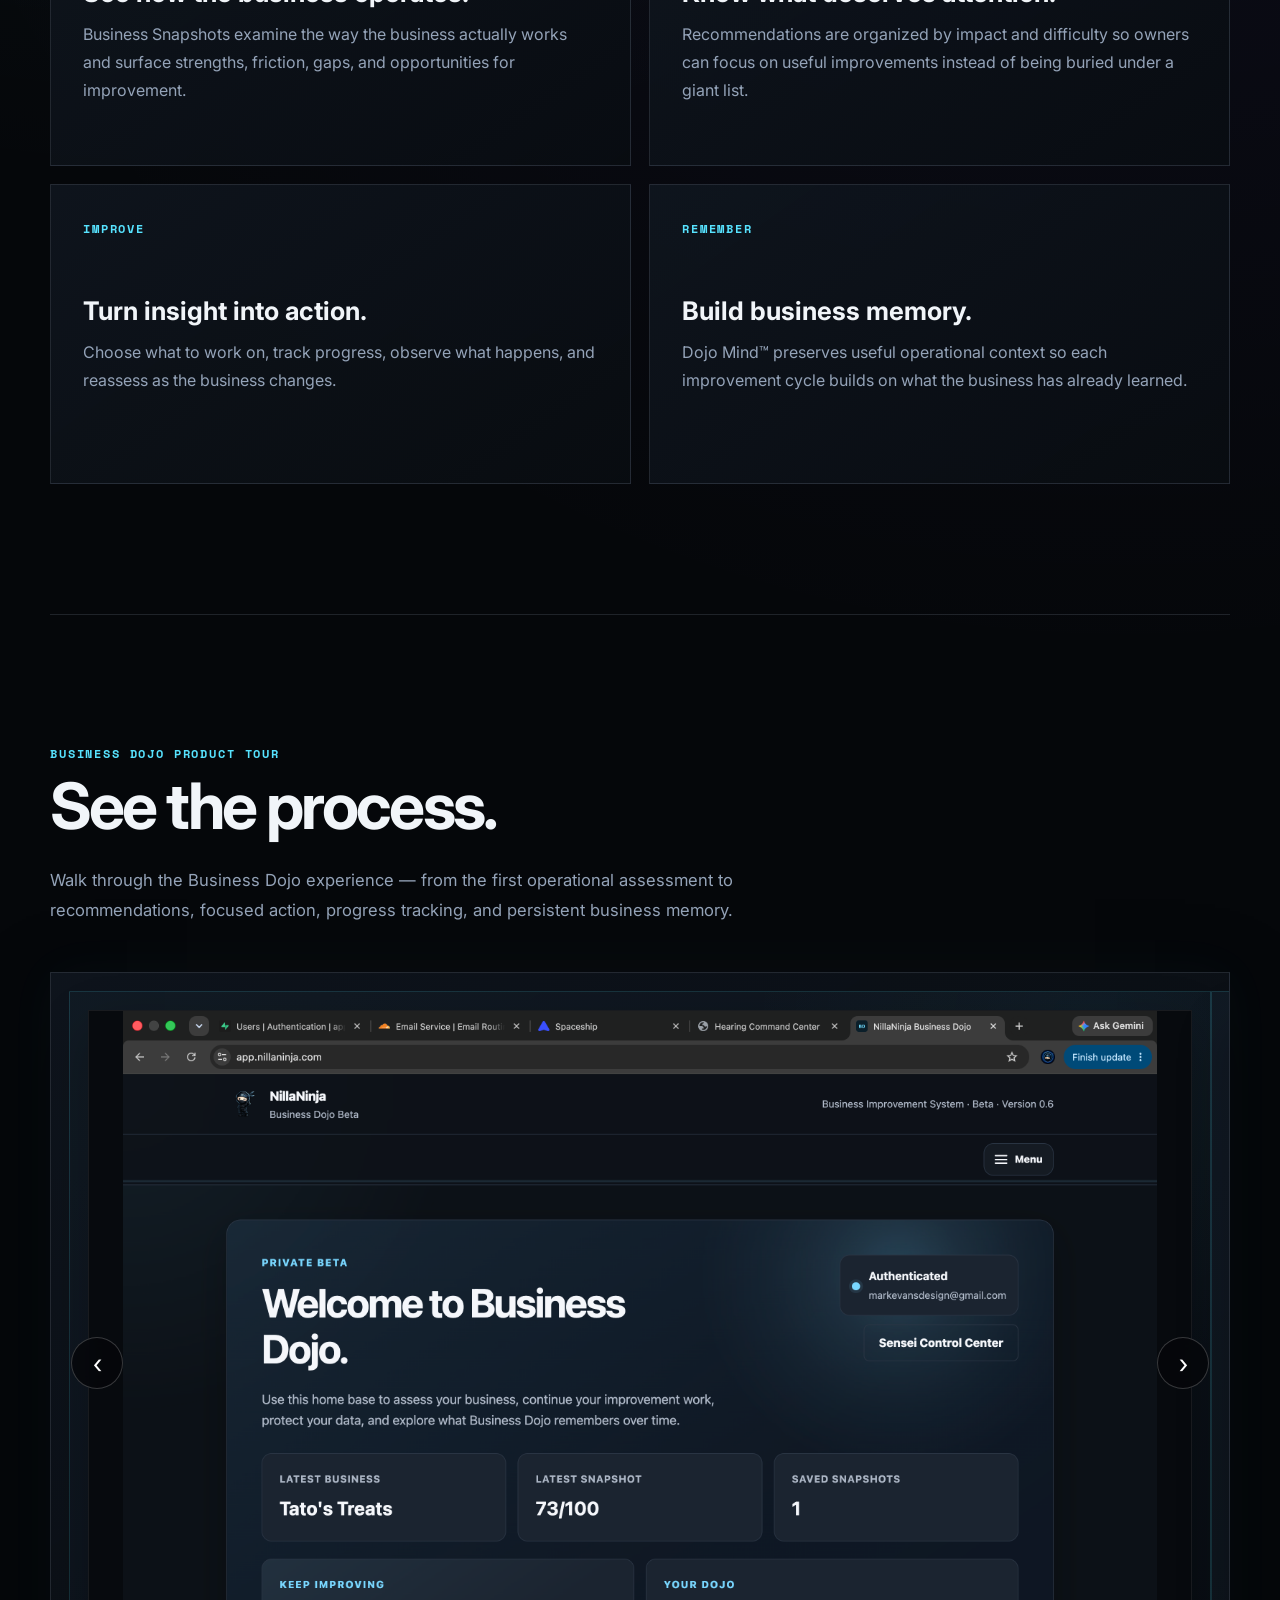
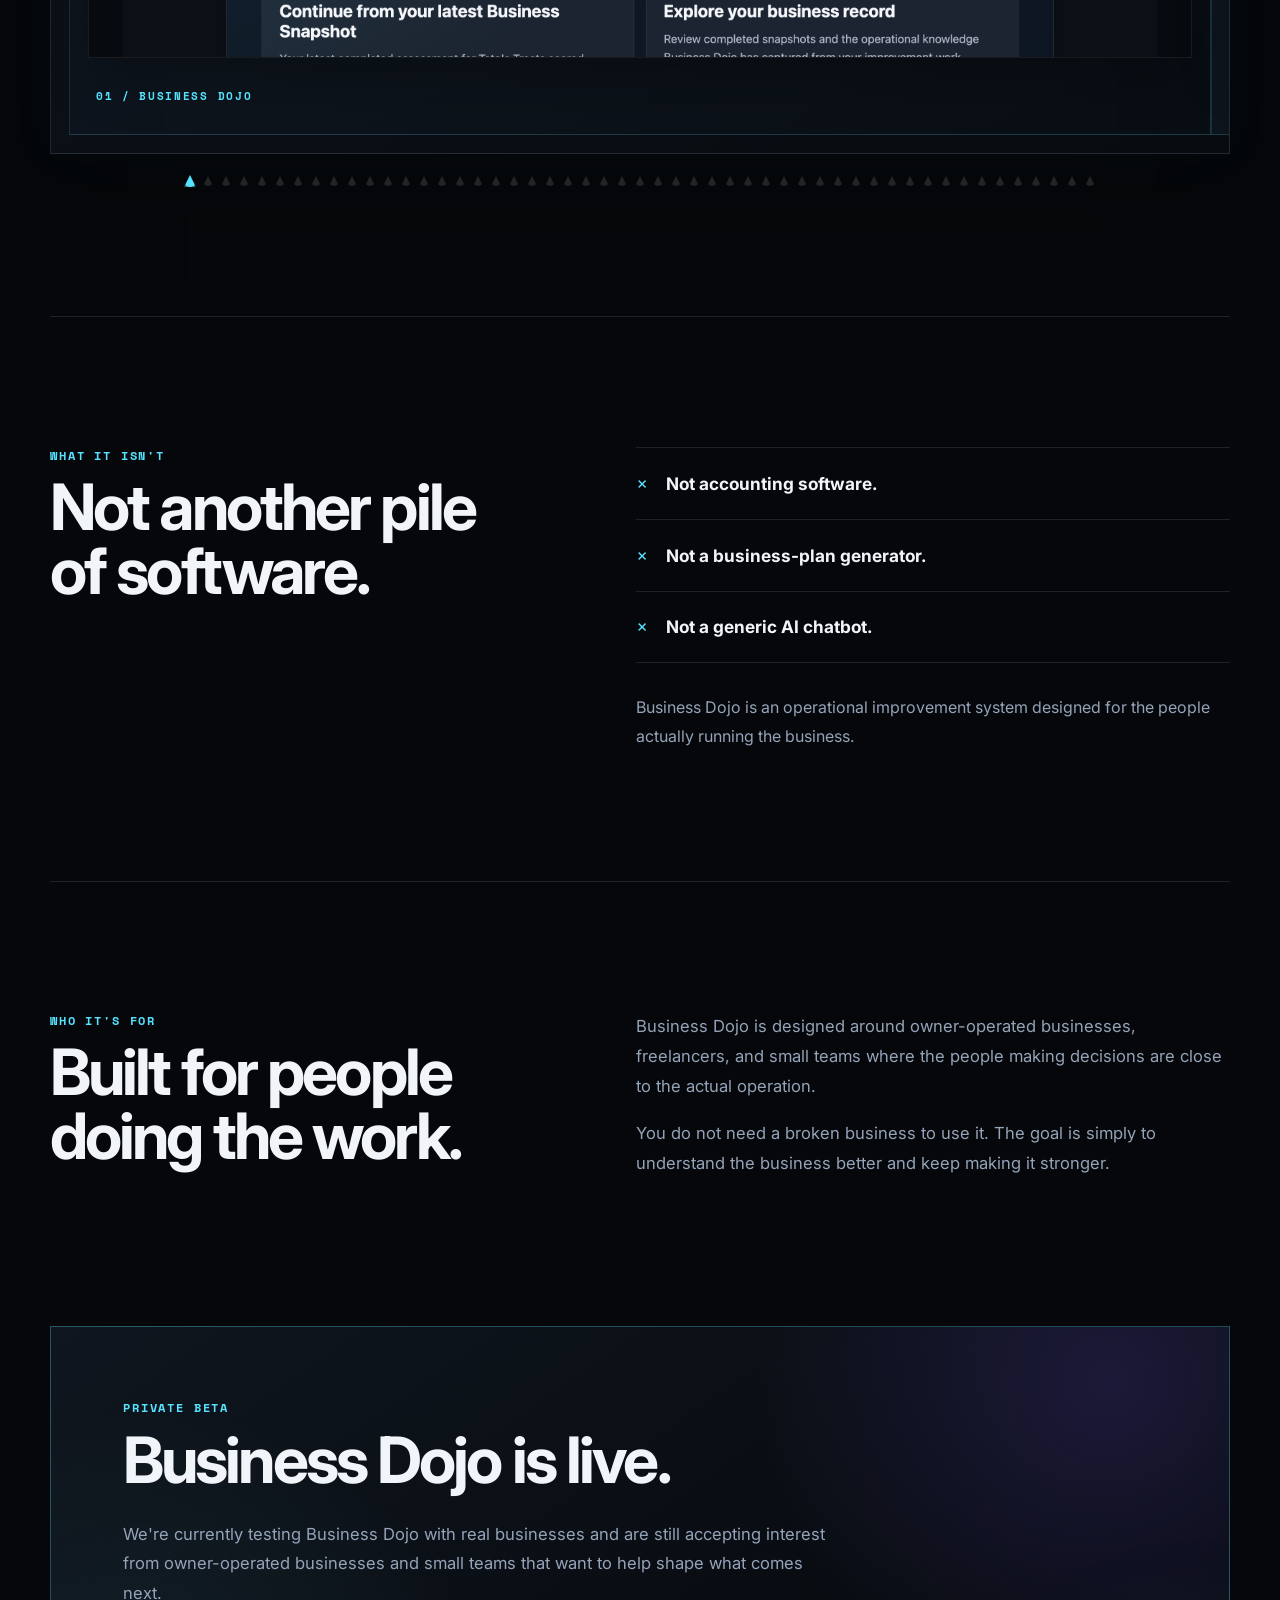
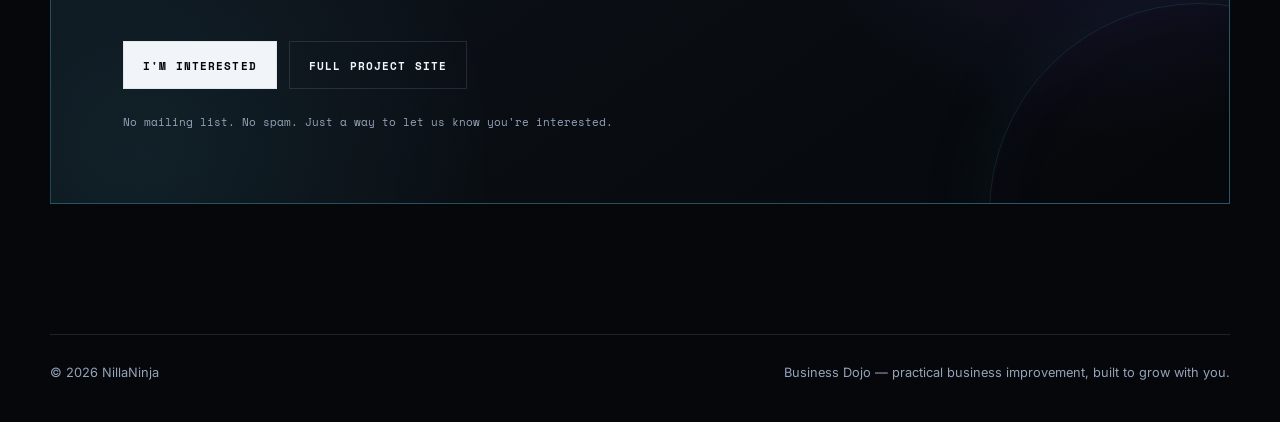
<file: overview.html>
<!DOCTYPE html>
<html lang="en">
<head>
  <meta charset="UTF-8" />
  <meta name="viewport" content="width=device-width, initial-scale=1.0" />

  <title>Business Dojo | Run Your Business Like a System</title>

  <meta
    name="description"
    content="A practical operational improvement system for small businesses. Assess how you operate, prioritize what matters, improve deliberately, and build business memory over time."
  />

  <meta name="robots" content="index, follow" />
  <meta name="author" content="NillaNinja" />

  <link rel="canonical" href="https://nillaninja.com/overview.html" />

  <meta property="og:type" content="website" />
  <meta property="og:site_name" content="NillaNinja" />
  <meta
    property="og:title"
    content="Business Dojo | Run Your Business Like a System"
  />
  <meta
    property="og:description"
    content="A practical operational improvement system for small businesses. Assess how you operate, prioritize what matters, improve deliberately, and build business memory over time."
  />
  <meta
    property="og:image"
    content="https://nillaninja.com/assets/social/business-dojo-og.png"
  />
  <meta
    property="og:url"
    content="https://nillaninja.com/overview.html"
  />

  <meta name="twitter:card" content="summary_large_image" />
  <meta
    name="twitter:image"
    content="https://nillaninja.com/assets/social/business-dojo-og.png"
  />

  <link rel="preconnect" href="https://fonts.googleapis.com">
  <link rel="preconnect" href="https://fonts.gstatic.com" crossorigin>

  <link
    href="https://fonts.googleapis.com/css2?family=Inter:wght@400;500;600;700&family=Space+Mono:wght@400;700&display=swap"
    rel="stylesheet"
  >

  <link rel="stylesheet" href="styles.css" />
  <link rel="icon" href="/favicon.ico" sizes="any">

  <script type="application/ld+json">
  {
    "@context": "https://schema.org",
    "@type": "SoftwareApplication",
    "name": "Business Dojo",
    "applicationCategory": "BusinessApplication",
    "operatingSystem": "Web",
    "url": "https://nillaninja.com/overview.html",
    "description": "A practical operational improvement system for small businesses. Assess how you operate, prioritize what matters, improve deliberately, and build business memory over time.",
    "creator": {
      "@type": "Organization",
      "name": "NillaNinja",
      "url": "https://nillaninja.com/"
    },
    "publisher": {
      "@type": "Organization",
      "name": "NillaNinja",
      "url": "https://nillaninja.com/"
    }
  }
  </script>

</head>

<body class="overview-page">

  <header class="site-header">
    <div class="site-header-inner">

      <a
        href="index.html"
        class="brand brand-logo"
        aria-label="NillaNinja Business Dojo home"
      >
        <img
          src="assets/brand/nillaninja-logo-half.png"
          alt="NillaNinja"
        />
      </a>

      <button
        class="mobile-menu-toggle"
        id="mobileMenuToggle"
        type="button"
        aria-expanded="false"
        aria-controls="primaryNav"
        aria-label="Open navigation menu"
      >
        <span></span>
        <span></span>
        <span></span>
      </button>

            <nav id="primaryNav" aria-label="Primary navigation">
        <a href="overview.html">Overview</a>
        <a href="index.html#about">What It Does</a>
        <a href="index.html#foundation">Why It Works</a>
        <a href="index.html#method">Method</a>
        <a href="index.html#mind">Dojo Mind</a>
        <a href="demo.html">Demo</a>
        <a href="whitepaper.html">White Paper</a>
        <a href="faq.html">FAQ</a>
        <a href="security.html">Security & Privacy</a>
        <a href="index.html#release">Release</a>
        <a href="index.html#contact">Contact</a>
      </nav>

    </div>
  </header>

  <main id="top">

    <!-- HERO -->
    <section class="overview-hero">

      <div class="overview-hero-copy">

        <p class="eyebrow">NILLANINJA BUSINESS DOJO</p>

        <h1>
          Run your business<br />
          like a system.
        </h1>

        <p class="overview-lead">
          Business Dojo helps small-business owners understand how their
          operation actually works, identify what deserves attention,
          improve it deliberately, and preserve what they learn along the way.
        </p>

        <div class="overview-actions">
          <a
            class="button button-primary"
            href="mailto:hello@nillaninja.com?subject=Business%20Dojo%20Beta%20Interest"
          >
            I'm Interested
          </a>

        </div>

        <p class="overview-beta-status">
          <span></span>
          Private beta is live.
        </p>

      </div>

      <aside
        class="overview-system-card"
        aria-label="Business Dojo improvement cycle"
      >

        <p class="eyebrow">THE SYSTEM</p>

        <div class="overview-cycle">
          <div>
            <span>01</span>
            <strong>Assess</strong>
          </div>

          <div>
            <span>02</span>
            <strong>Prioritize</strong>
          </div>

          <div>
            <span>03</span>
            <strong>Improve</strong>
          </div>

          <div>
            <span>04</span>
            <strong>Remember</strong>
          </div>
        </div>

      </aside>

    </section>


    <!-- SHORT EXPLANATION -->
    <section class="overview-intro">

      <p class="eyebrow">THE SHORT VERSION</p>

      <h2>
        Better operations.<br />
        One improvement at a time.
      </h2>

      <p>
        Most small businesses do not need another giant dashboard or a
        hundred-item checklist. They need a clearer picture of what is
        happening, what matters most, and what they should work on next.
      </p>

      <p>
        Business Dojo turns that process into a repeatable improvement
        system.
      </p>

    </section>


    <!-- FOUR PRINCIPLES -->
    <section class="overview-features">

      <article class="overview-feature">
        <span>ASSESS</span>

        <h3>See how the business operates.</h3>

        <p>
          Business Snapshots examine the way the business actually works and
          surface strengths, friction, gaps, and opportunities for improvement.
        </p>
      </article>

      <article class="overview-feature">
        <span>PRIORITIZE</span>

        <h3>Know what deserves attention.</h3>

        <p>
          Recommendations are organized by impact and difficulty so owners
          can focus on useful improvements instead of being buried under a
          giant list.
        </p>
      </article>

      <article class="overview-feature">
        <span>IMPROVE</span>

        <h3>Turn insight into action.</h3>

        <p>
          Choose what to work on, track progress, observe what happens, and
          reassess as the business changes.
        </p>
      </article>

      <article class="overview-feature">
        <span>REMEMBER</span>

        <h3>Build business memory.</h3>

        <p>
          Dojo Mind™ preserves useful operational context so each improvement
          cycle builds on what the business has already learned.
        </p>
      </article>

    </section>



    <!-- PRODUCT TOUR -->
    <section class="overview-tour">

      <div class="overview-tour-header">
        <p class="eyebrow">BUSINESS DOJO PRODUCT TOUR</p>

        <h2>See the process.</h2>

        <p>
          Walk through the Business Dojo experience — from the first
          operational assessment to recommendations, focused action,
          progress tracking, and persistent business memory.
        </p>
      </div>

      <div class="overview-carousel" id="overviewCarousel">

        <button
          class="overview-carousel-button overview-carousel-prev"
          type="button"
          aria-label="Previous screenshot"
        >
          ‹
        </button>

        <div
          class="overview-carousel-track"
          id="overviewCarouselTrack"
        >
          <div class="overview-carousel-empty">
            Loading product screenshots...
          </div>
        </div>

        <button
          class="overview-carousel-button overview-carousel-next"
          type="button"
          aria-label="Next screenshot"
        >
          ›
        </button>

      </div>

      <div
        class="overview-carousel-dots"
        id="overviewCarouselDots"
        aria-label="Product tour navigation"
      ></div>

    </section>

    <!-- NOT THIS -->
    <section class="overview-not">

      <div class="overview-not-heading">
        <p class="eyebrow">WHAT IT ISN'T</p>

        <h2>
          Not another pile of software.
        </h2>
      </div>

      <div class="overview-not-list">

        <div>
          <span>×</span>
          <strong>Not accounting software.</strong>
        </div>

        <div>
          <span>×</span>
          <strong>Not a business-plan generator.</strong>
        </div>

        <div>
          <span>×</span>
          <strong>Not a generic AI chatbot.</strong>
        </div>

        <p>
          Business Dojo is an operational improvement system designed for the
          people actually running the business.
        </p>

      </div>

    </section>


    <!-- WHO -->
    <section class="overview-owner">

      <div>
        <p class="eyebrow">WHO IT'S FOR</p>

        <h2>
          Built for people<br />
          doing the work.
        </h2>
      </div>

      <div class="overview-owner-copy">
        <p>
          Business Dojo is designed around owner-operated businesses,
          freelancers, and small teams where the people making decisions are
          close to the actual operation.
        </p>

        <p>
          You do not need a broken business to use it. The goal is simply to
          understand the business better and keep making it stronger.
        </p>
      </div>

    </section>


    <!-- BETA CTA -->
    <section class="overview-beta">

      <div class="overview-beta-glow" aria-hidden="true"></div>

      <p class="eyebrow">PRIVATE BETA</p>

      <h2>
        Business Dojo is live.
      </h2>

      <p>
        We're currently testing Business Dojo with real businesses and are
        still accepting interest from owner-operated businesses and small
        teams that want to help shape what comes next.
      </p>

      <div class="overview-actions">

        <a
          class="button button-primary"
          href="mailto:hello@nillaninja.com?subject=Business%20Dojo%20Beta%20Interest"
        >
          I'm Interested
        </a>


        <a
          class="button button-ghost"
          href="index.html"
        >
          Full Project Site
        </a>

      </div>

      <small>
        No mailing list. No spam. Just a way to let us know you're interested.
      </small>

    </section>

  </main>


  <footer class="site-footer">
    <span>© 2026 NillaNinja</span>
    <span>
      Business Dojo — practical business improvement, built to grow with you.
    </span>
  </footer>


  <script>
    (() => {
      const toggle = document.querySelector("#mobileMenuToggle");
      const nav = document.querySelector("#primaryNav");

      if (!toggle || !nav) {
        return;
      }

      toggle.addEventListener("click", () => {
        const isOpen = nav.classList.toggle("is-open");

        toggle.setAttribute(
          "aria-expanded",
          String(isOpen)
        );
      });

      nav.querySelectorAll("a").forEach((link) => {
        link.addEventListener("click", () => {
          nav.classList.remove("is-open");
          toggle.setAttribute("aria-expanded", "false");
        });
      });
    })();
  </script>


  <script>
  (() => {
    const folder = "assets/business-dojo-tour/";

    const track = document.querySelector("#overviewCarouselTrack");
    const dots = document.querySelector("#overviewCarouselDots");
    const prev = document.querySelector(".overview-carousel-prev");
    const next = document.querySelector(".overview-carousel-next");

    if (!track || !dots || !prev || !next) {
      return;
    }

    const imageExtensions = [
      ".png",
      ".jpg",
      ".jpeg",
      ".webp",
      ".gif"
    ];

    let current = 0;
    let slides = [];
    let dotButtons = [];

    async function loadScreenshots() {
      try {
        const response = await fetch(folder);

        if (!response.ok) {
          throw new Error("Could not read screenshot folder.");
        }

        const directoryHtml = await response.text();

        const parser = new DOMParser();
        const doc = parser.parseFromString(
          directoryHtml,
          "text/html"
        );

        const files = [...doc.querySelectorAll("a")]
          .map(link =>
            decodeURIComponent(
              link.getAttribute("href") || ""
            )
          )
          .filter(name => {
            const lower = name.toLowerCase();

            return imageExtensions.some(ext =>
              lower.endsWith(ext)
            );
          })
          .filter(name => !name.includes("/"))
          .sort((a, b) =>
            a.localeCompare(
              b,
              undefined,
              {
                numeric: true,
                sensitivity: "base"
              }
            )
          );

        if (!files.length) {
          track.innerHTML = `
            <div class="overview-carousel-empty">
              Product screenshots coming soon.
            </div>
          `;

          prev.hidden = true;
          next.hidden = true;

          return;
        }

        track.innerHTML = "";

        files.forEach((filename, index) => {
          const slide = document.createElement("article");
          slide.className = "overview-carousel-slide";

          const number =
            String(index + 1).padStart(2, "0");

          slide.innerHTML = `
            <img
              src="${folder}${encodeURIComponent(filename)}"
              alt="Business Dojo product screenshot ${index + 1}"
              loading="${index === 0 ? "eager" : "lazy"}"
            >

            <div class="overview-carousel-caption">
              <span>
                ${number} / BUSINESS DOJO
              </span>
            </div>
          `;

          track.appendChild(slide);

          const dot = document.createElement("button");
          dot.className = "overview-carousel-dot";
          dot.type = "button";
          dot.setAttribute(
            "aria-label",
            `Go to screenshot ${index + 1}`
          );

          dot.addEventListener("click", () => {
            current = index;
            update();
          });

          dots.appendChild(dot);
        });

        slides = [
          ...document.querySelectorAll(
            ".overview-carousel-slide"
          )
        ];

        dotButtons = [
          ...document.querySelectorAll(
            ".overview-carousel-dot"
          )
        ];

        update();
      } catch (error) {
        console.error(error);

        track.innerHTML = `
          <div class="overview-carousel-empty">
            Product screenshots coming soon.
          </div>
        `;

        prev.hidden = true;
        next.hidden = true;
      }
    }

    function update() {
      track.style.transform =
        `translateX(-${current * 100}%)`;

      dotButtons.forEach((dot, index) => {
        dot.classList.toggle(
          "active",
          index === current
        );
      });
    }

    prev.addEventListener("click", () => {
      if (!slides.length) return;

      current =
        (current - 1 + slides.length) %
        slides.length;

      update();
    });

    next.addEventListener("click", () => {
      if (!slides.length) return;

      current =
        (current + 1) %
        slides.length;

      update();
    });

    let startX = null;

    track.addEventListener(
      "touchstart",
      event => {
        startX = event.touches[0].clientX;
      },
      { passive: true }
    );

    track.addEventListener(
      "touchend",
      event => {
        if (
          startX === null ||
          !slides.length
        ) {
          return;
        }

        const diff =
          event.changedTouches[0].clientX -
          startX;

        if (Math.abs(diff) > 50) {
          current =
            diff < 0
              ? (current + 1) % slides.length
              : (current - 1 + slides.length) %
                slides.length;

          update();
        }

        startX = null;
      },
      { passive: true }
    );

    loadScreenshots();
  })();
  </script>

</body>
</html>
</file>
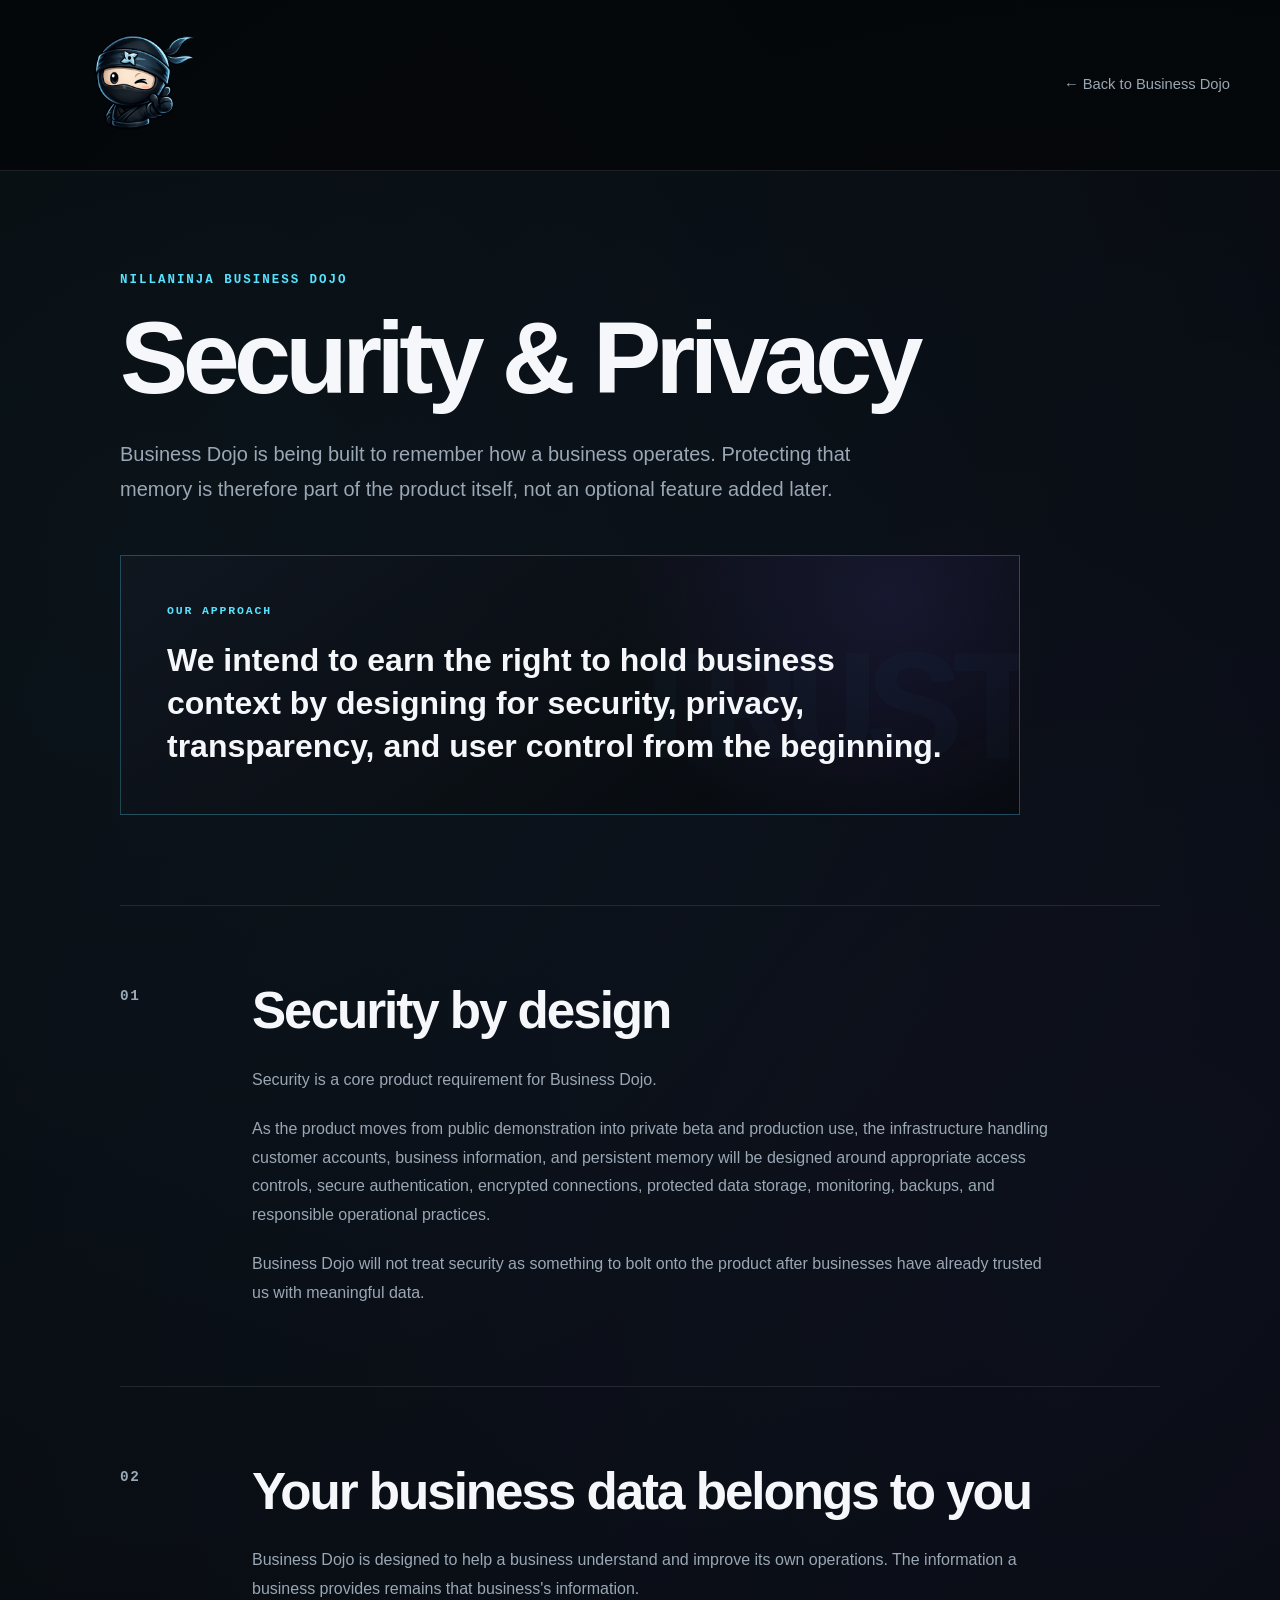
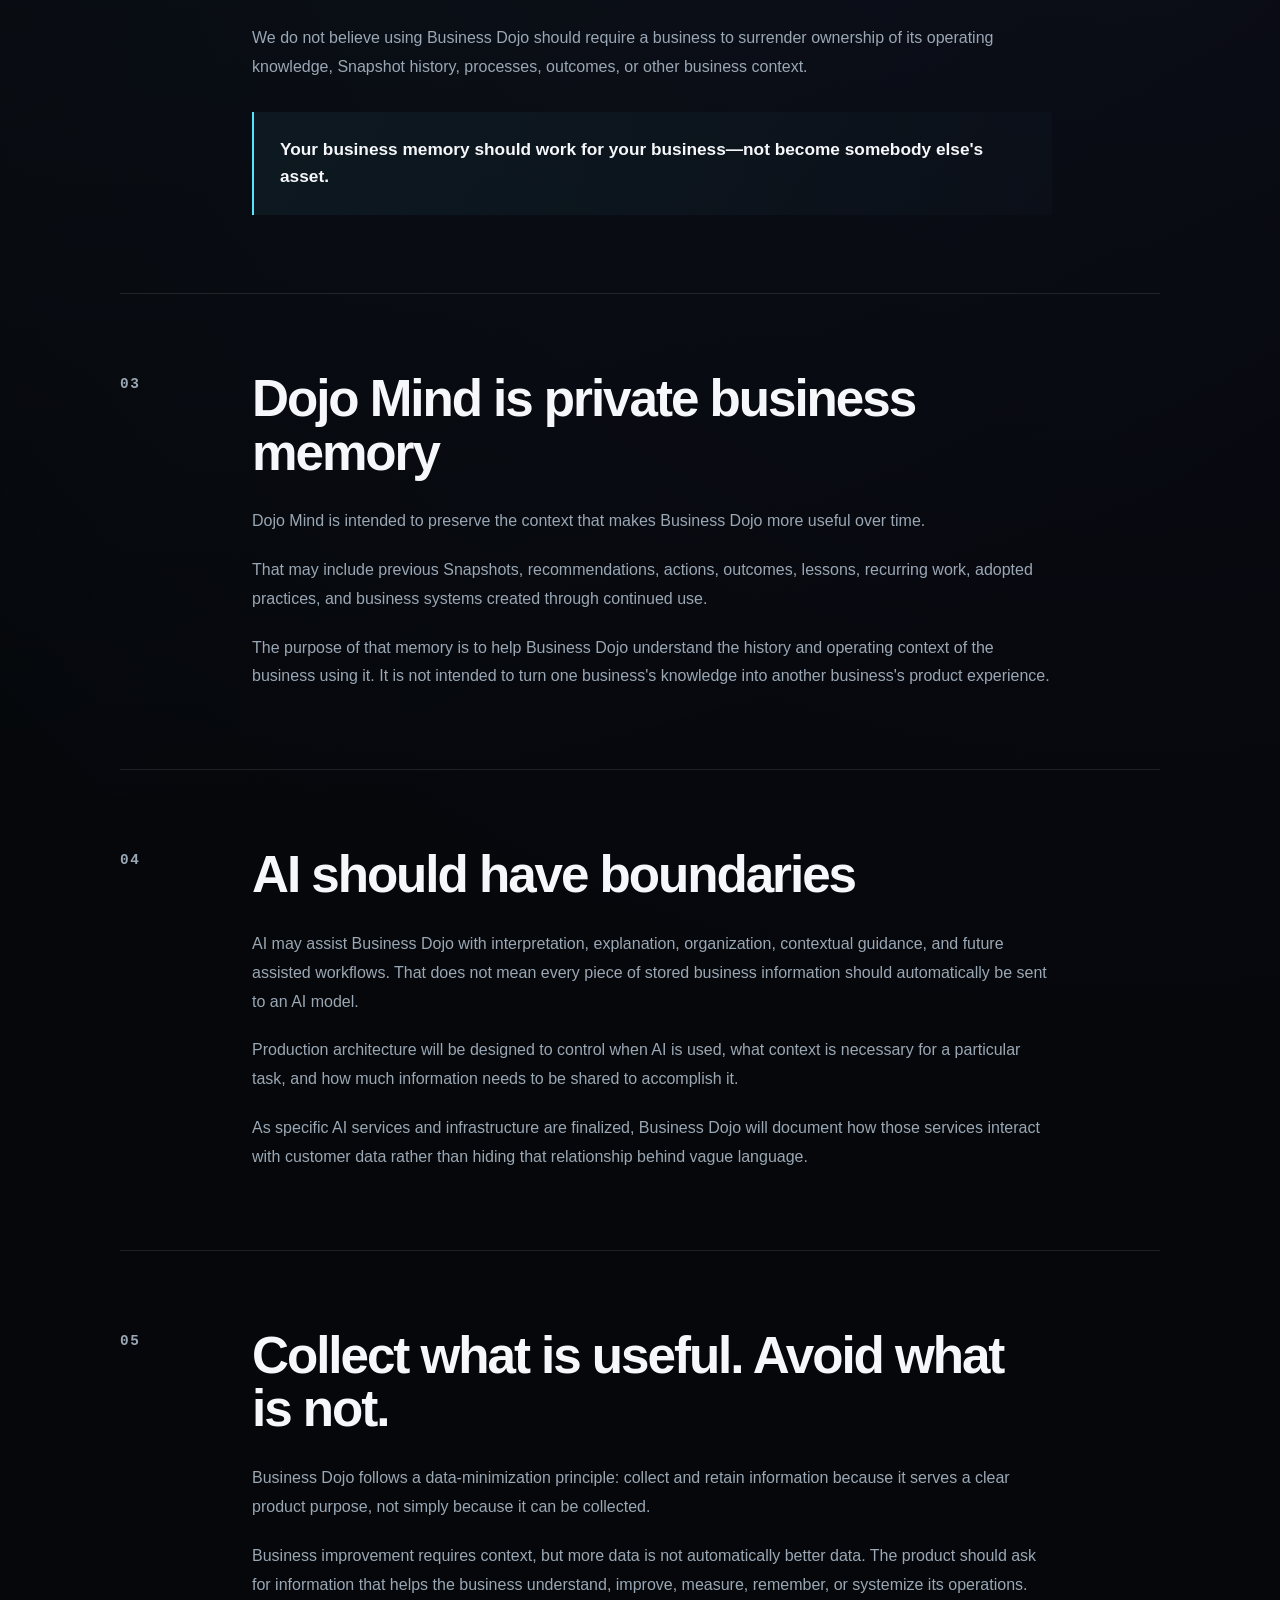
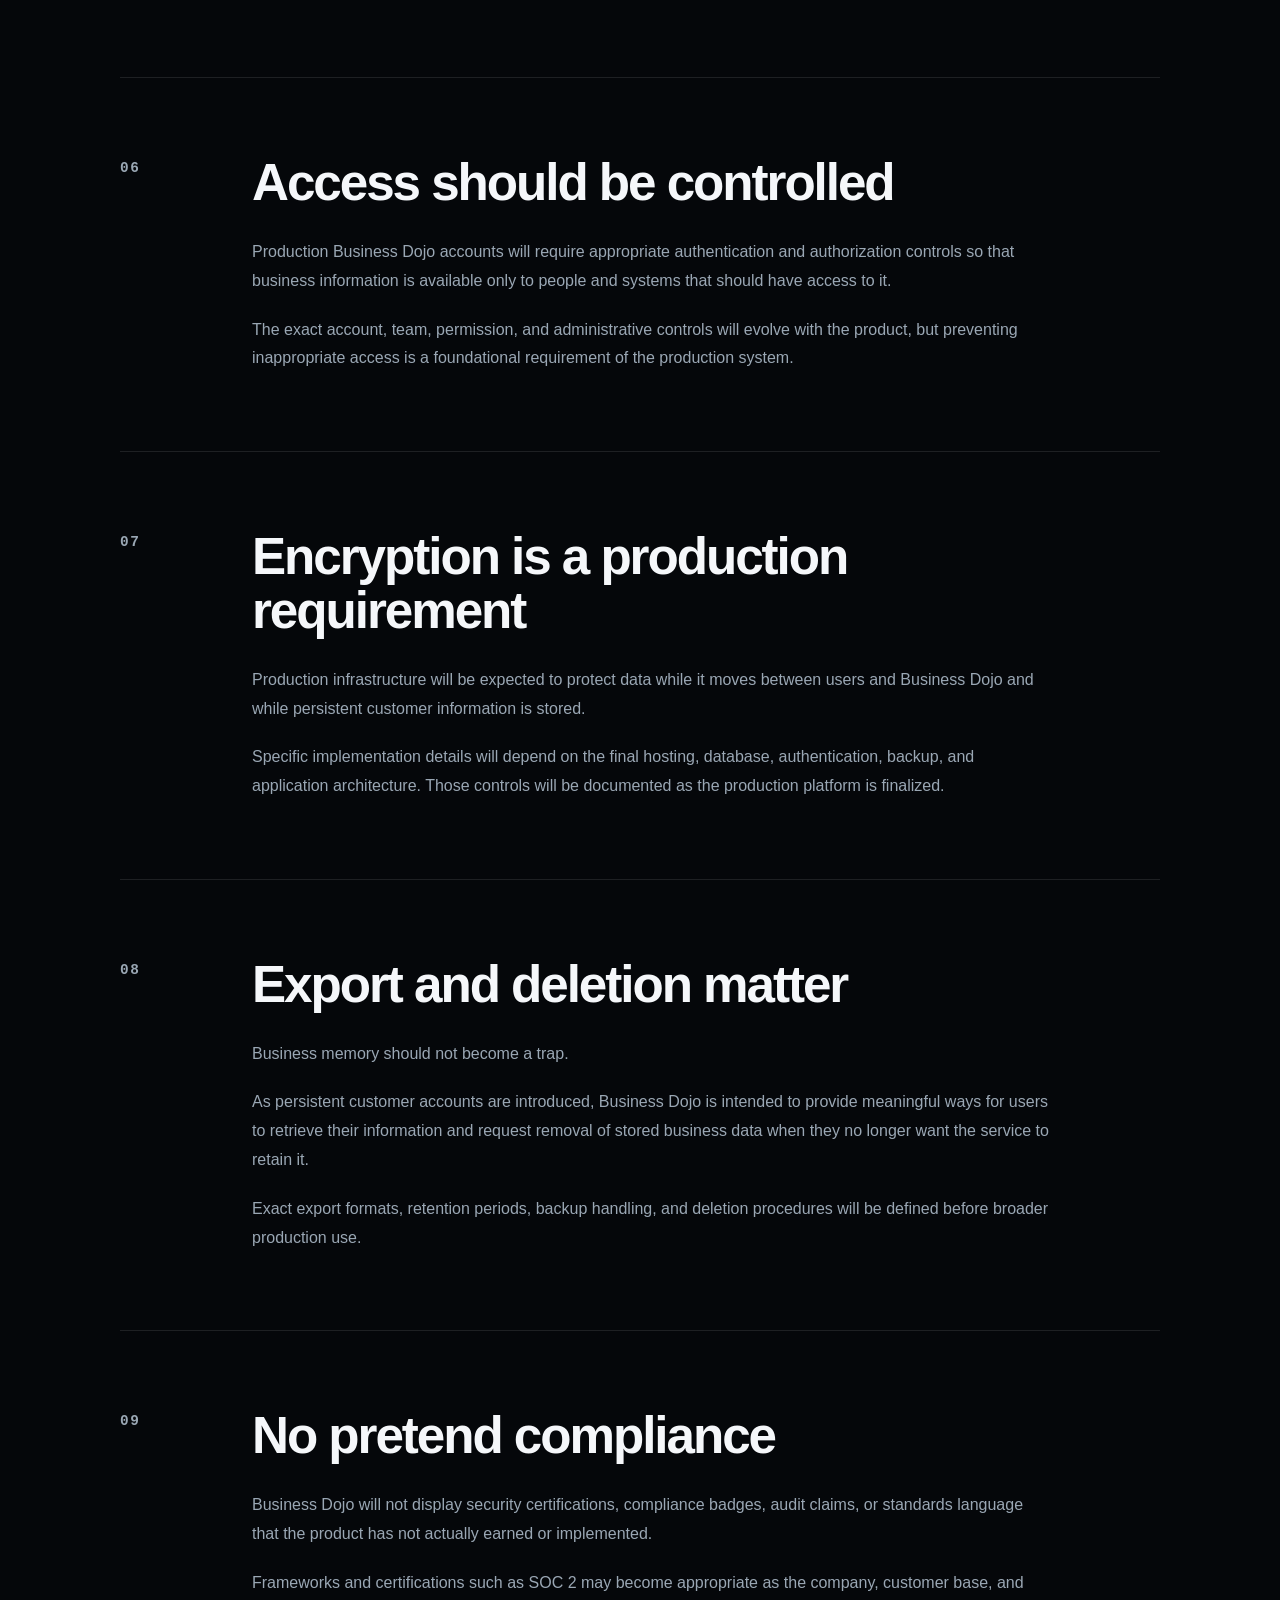
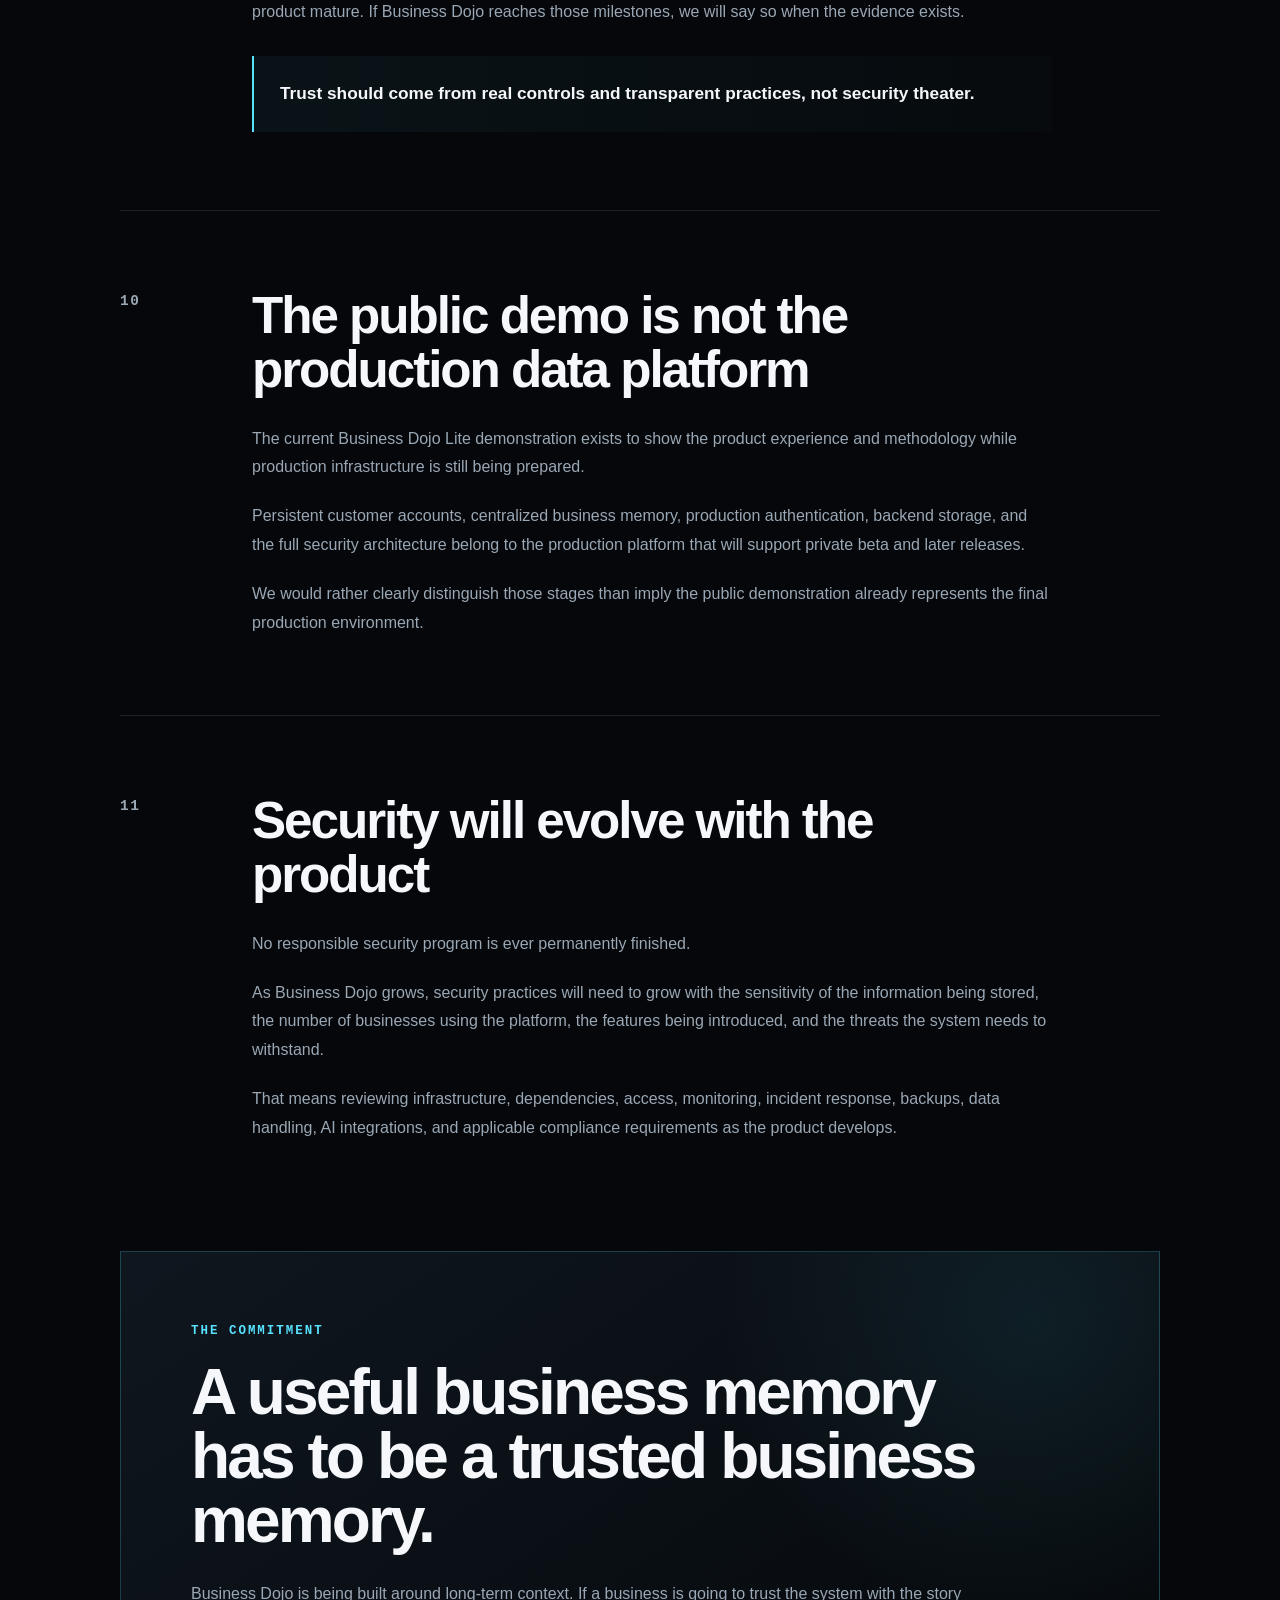
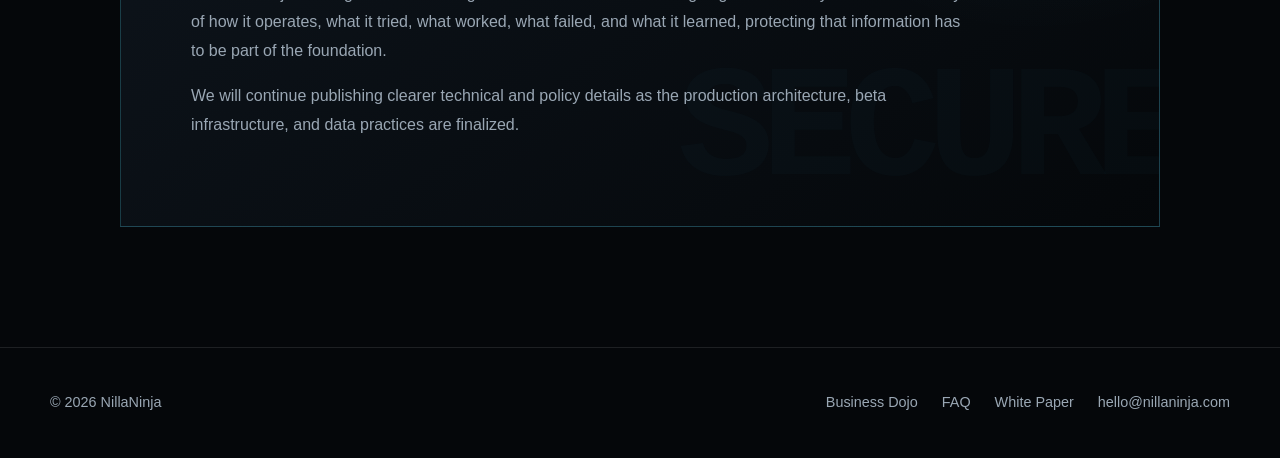
<file: security.html>
<!DOCTYPE html>
<html lang="en">
<head>
  <meta charset="UTF-8">
  <meta name="viewport" content="width=device-width, initial-scale=1.0">

  <title>Security & Privacy | NillaNinja Business Dojo</title>

  <meta
    name="description"
    content="Learn how NillaNinja Business Dojo approaches security, privacy, business data ownership, Dojo Mind, AI use, data minimization, export, deletion, and responsible product development."
  >
  <meta name="robots" content="index, follow">
  <meta name="author" content="NillaNinja">

  <link rel="canonical" href="https://nillaninja.com/security.html" />

  <meta property="og:type" content="website">
  <meta property="og:site_name" content="NillaNinja">
  <meta property="og:title" content="Security & Privacy | Business Dojo">
  <meta
    property="og:description"
    content="How Business Dojo is being designed around security, privacy, transparency, user control, and responsible handling of business information."
  >
  <meta property="og:url" content="https://nillaninja.com/security.html">
  <meta property="og:image" content="https://nillaninja.com/assets/social/business-dojo-og.png">
  <meta property="og:image:width" content="1200">
  <meta property="og:image:height" content="630">

  <meta name="twitter:card" content="summary_large_image">
  <meta name="twitter:image" content="https://nillaninja.com/assets/social/business-dojo-og.png">
  <meta name="twitter:title" content="Security & Privacy | Business Dojo">
  <meta
    name="twitter:description"
    content="How Business Dojo is being designed around security, privacy, transparency, user control, and responsible handling of business information."
  >

  <link rel="icon" href="/favicon.ico" sizes="any">
  <link rel="stylesheet" href="security.css">
</head>

<body>
  <header class="security-site-header">
    <div class="security-site-header-inner">
      <a href="index.html" class="security-site-brand" aria-label="Return to NillaNinja Business Dojo">
        <img src="assets/brand/nillaninja-logo-half.png" alt="NillaNinja">
      </a>

      <a href="index.html" class="security-back-link">
        ← Back to Business Dojo
      </a>
    </div>
  </header>

  <main class="security-page">
    <header class="security-hero">
      <p class="eyebrow">NILLANINJA BUSINESS DOJO</p>
      <h1>Security & Privacy</h1>

      <p class="security-intro">
        Business Dojo is being built to remember how a business operates.
        Protecting that memory is therefore part of the product itself,
        not an optional feature added later.
      </p>

      <div class="security-principle">
        <p class="security-principle-label">OUR APPROACH</p>
        <strong>
          We intend to earn the right to hold business context by designing
          for security, privacy, transparency, and user control from the beginning.
        </strong>
      </div>
    </header>

    <section class="security-section">
      <p class="section-number">01</p>

      <div class="security-section-content">
        <h2>Security by design</h2>

        <p>
          Security is a core product requirement for Business Dojo.
        </p>

        <p>
          As the product moves from public demonstration into private beta and
          production use, the infrastructure handling customer accounts,
          business information, and persistent memory will be designed around
          appropriate access controls, secure authentication, encrypted
          connections, protected data storage, monitoring, backups, and
          responsible operational practices.
        </p>

        <p>
          Business Dojo will not treat security as something to bolt onto the
          product after businesses have already trusted us with meaningful data.
        </p>
      </div>
    </section>

    <section class="security-section">
      <p class="section-number">02</p>

      <div class="security-section-content">
        <h2>Your business data belongs to you</h2>

        <p>
          Business Dojo is designed to help a business understand and improve
          its own operations. The information a business provides remains that
          business's information.
        </p>

        <p>
          We do not believe using Business Dojo should require a business to
          surrender ownership of its operating knowledge, Snapshot history,
          processes, outcomes, or other business context.
        </p>

        <div class="security-callout">
          <strong>Your business memory should work for your business—not become somebody else's asset.</strong>
        </div>
      </div>
    </section>

    <section class="security-section">
      <p class="section-number">03</p>

      <div class="security-section-content">
        <h2>Dojo Mind is private business memory</h2>

        <p>
          Dojo Mind is intended to preserve the context that makes Business
          Dojo more useful over time.
        </p>

        <p>
          That may include previous Snapshots, recommendations, actions,
          outcomes, lessons, recurring work, adopted practices, and business
          systems created through continued use.
        </p>

        <p>
          The purpose of that memory is to help Business Dojo understand the
          history and operating context of the business using it. It is not
          intended to turn one business's knowledge into another business's
          product experience.
        </p>
      </div>
    </section>

    <section class="security-section">
      <p class="section-number">04</p>

      <div class="security-section-content">
        <h2>AI should have boundaries</h2>

        <p>
          AI may assist Business Dojo with interpretation, explanation,
          organization, contextual guidance, and future assisted workflows.
          That does not mean every piece of stored business information should
          automatically be sent to an AI model.
        </p>

        <p>
          Production architecture will be designed to control when AI is used,
          what context is necessary for a particular task, and how much
          information needs to be shared to accomplish it.
        </p>

        <p>
          As specific AI services and infrastructure are finalized, Business
          Dojo will document how those services interact with customer data
          rather than hiding that relationship behind vague language.
        </p>
      </div>
    </section>

    <section class="security-section">
      <p class="section-number">05</p>

      <div class="security-section-content">
        <h2>Collect what is useful. Avoid what is not.</h2>

        <p>
          Business Dojo follows a data-minimization principle: collect and
          retain information because it serves a clear product purpose, not
          simply because it can be collected.
        </p>

        <p>
          Business improvement requires context, but more data is not
          automatically better data. The product should ask for information
          that helps the business understand, improve, measure, remember, or
          systemize its operations.
        </p>
      </div>
    </section>

    <section class="security-section">
      <p class="section-number">06</p>

      <div class="security-section-content">
        <h2>Access should be controlled</h2>

        <p>
          Production Business Dojo accounts will require appropriate
          authentication and authorization controls so that business
          information is available only to people and systems that should
          have access to it.
        </p>

        <p>
          The exact account, team, permission, and administrative controls
          will evolve with the product, but preventing inappropriate access is
          a foundational requirement of the production system.
        </p>
      </div>
    </section>

    <section class="security-section">
      <p class="section-number">07</p>

      <div class="security-section-content">
        <h2>Encryption is a production requirement</h2>

        <p>
          Production infrastructure will be expected to protect data while it
          moves between users and Business Dojo and while persistent customer
          information is stored.
        </p>

        <p>
          Specific implementation details will depend on the final hosting,
          database, authentication, backup, and application architecture.
          Those controls will be documented as the production platform is finalized.
        </p>
      </div>
    </section>

    <section class="security-section">
      <p class="section-number">08</p>

      <div class="security-section-content">
        <h2>Export and deletion matter</h2>

        <p>
          Business memory should not become a trap.
        </p>

        <p>
          As persistent customer accounts are introduced, Business Dojo is
          intended to provide meaningful ways for users to retrieve their
          information and request removal of stored business data when they
          no longer want the service to retain it.
        </p>

        <p>
          Exact export formats, retention periods, backup handling, and
          deletion procedures will be defined before broader production use.
        </p>
      </div>
    </section>

    <section class="security-section">
      <p class="section-number">09</p>

      <div class="security-section-content">
        <h2>No pretend compliance</h2>

        <p>
          Business Dojo will not display security certifications, compliance
          badges, audit claims, or standards language that the product has not
          actually earned or implemented.
        </p>

        <p>
          Frameworks and certifications such as SOC 2 may become appropriate
          as the company, customer base, and product mature. If Business Dojo
          reaches those milestones, we will say so when the evidence exists.
        </p>

        <div class="security-callout">
          <strong>
            Trust should come from real controls and transparent practices,
            not security theater.
          </strong>
        </div>
      </div>
    </section>

    <section class="security-section">
      <p class="section-number">10</p>

      <div class="security-section-content">
        <h2>The public demo is not the production data platform</h2>

        <p>
          The current Business Dojo Lite demonstration exists to show the
          product experience and methodology while production infrastructure
          is still being prepared.
        </p>

        <p>
          Persistent customer accounts, centralized business memory, production
          authentication, backend storage, and the full security architecture
          belong to the production platform that will support private beta and
          later releases.
        </p>

        <p>
          We would rather clearly distinguish those stages than imply the
          public demonstration already represents the final production environment.
        </p>
      </div>
    </section>

    <section class="security-section">
      <p class="section-number">11</p>

      <div class="security-section-content">
        <h2>Security will evolve with the product</h2>

        <p>
          No responsible security program is ever permanently finished.
        </p>

        <p>
          As Business Dojo grows, security practices will need to grow with
          the sensitivity of the information being stored, the number of
          businesses using the platform, the features being introduced, and
          the threats the system needs to withstand.
        </p>

        <p>
          That means reviewing infrastructure, dependencies, access,
          monitoring, incident response, backups, data handling, AI
          integrations, and applicable compliance requirements as the product
          develops.
        </p>
      </div>
    </section>

    <section class="security-commitment">
      <p class="eyebrow">THE COMMITMENT</p>

      <h2>A useful business memory has to be a trusted business memory.</h2>

      <p>
        Business Dojo is being built around long-term context. If a business
        is going to trust the system with the story of how it operates, what it
        tried, what worked, what failed, and what it learned, protecting that
        information has to be part of the foundation.
      </p>

      <p>
        We will continue publishing clearer technical and policy details as
        the production architecture, beta infrastructure, and data practices
        are finalized.
      </p>
    </section>
  </main>

  <footer class="security-site-footer">
    <div class="security-site-footer-inner">
      <span>© 2026 NillaNinja</span>

      <div class="security-footer-links">
        <a href="index.html">Business Dojo</a>
        <a href="faq.html">FAQ</a>
        <a href="whitepaper.html">White Paper</a>
        <a href="mailto:hello@nillaninja.com">hello@nillaninja.com</a>
      </div>
    </div>
  </footer>
</body>
</html>
</file>
<file: styles.css>
:root {
  --bg: #05070a;
  --bg-soft: #090d12;
  --panel: #0b1016;
  --panel-raised: #101720;
  --text: #f1f5f9;
  --muted: #94a3b8;
  --line: rgba(148, 163, 184, 0.18);
  --accent: #57e3ff;
  --accent-2: #7c5cff;
  --max-width: 1180px;
}

* {
  box-sizing: border-box;
}

html {
  scroll-behavior: smooth;
}

body {
  margin: 0;
  min-height: 100vh;
  background:
    radial-gradient(circle at 15% 8%, rgba(87, 227, 255, 0.08), transparent 28%),
    radial-gradient(circle at 88% 18%, rgba(124, 92, 255, 0.08), transparent 30%),
    var(--bg);
  color: var(--text);
  font-family: Inter, sans-serif;
}

a {
  color: inherit;
  text-decoration: none;
}

button {
  font: inherit;
}

img {
  max-width: 100%;
  display: block;
}

.site-header {
  position: sticky;
  top: 0;
  z-index: 50;
  display: flex;
  align-items: center;
  justify-content: space-between;
  width: min(var(--max-width), calc(100% - 48px));
  margin: 0 auto;
  padding: 22px 0;
  backdrop-filter: blur(18px);
  background: linear-gradient(
    to bottom,
    rgba(5, 7, 10, 0.88),
    rgba(5, 7, 10, 0.58)
  );
}

.brand-logo img {
  width: 180px;
  height: auto;
}

nav {
  display: flex;
  align-items: center;
  gap: 28px;
}

nav a {
  color: var(--muted);
  font-size: 0.86rem;
  transition: color 180ms ease;
}

nav a:hover,
nav a:focus-visible {
  color: var(--text);
}

.mobile-menu-toggle {
  display: none;
  width: 44px;
  height: 44px;
  padding: 10px;
  border: 1px solid var(--line);
  background: transparent;
  cursor: pointer;
}

.mobile-menu-toggle span {
  display: block;
  height: 1px;
  margin: 5px 0;
  background: var(--text);
}

main {
  overflow: hidden;
}

.hero,
.content-section,
.release-section,
.site-footer {
  width: min(var(--max-width), calc(100% - 48px));
  margin: 0 auto;
}

.hero {
  min-height: 84vh;
  display: grid;
  grid-template-columns: minmax(0, 1.35fr) minmax(300px, 0.65fr);
  align-items: center;
  gap: 64px;
  padding-top: 72px;
  padding-bottom: 96px;
}

.hero-copy {
  max-width: 820px;
}

.eyebrow,
.status-label,
.section-label,
.process-grid span,
.release-card > span {
  color: var(--accent);
  font-family: "Space Mono", monospace;
  font-size: 0.72rem;
  font-weight: 700;
  letter-spacing: 0.16em;
}

h1,
h2,
h3,
p {
  margin-top: 0;
}

h1 {
  margin-bottom: 28px;
  font-size: clamp(3.7rem, 7.5vw, 7.4rem);
  line-height: 0.96;
  letter-spacing: -0.065em;
}

h2 {
  margin-bottom: 28px;
  font-size: clamp(2.5rem, 5vw, 4.8rem);
  line-height: 1;
  letter-spacing: -0.045em;
}

h3 {
  margin-bottom: 12px;
  font-size: 1.25rem;
}

.hero-text,
.section-content > p,
.process-grid p,
.hero-status p,
.release-card p,
.release-note {
  color: var(--muted);
  line-height: 1.75;
}

.hero-text {
  max-width: 700px;
  margin-bottom: 0;
  font-size: 1.08rem;
}

.hero-actions {
  display: flex;
  flex-wrap: wrap;
  gap: 14px;
  margin-top: 34px;
}

.button {
  display: inline-flex;
  align-items: center;
  justify-content: center;
  min-height: 48px;
  padding: 14px 19px;
  border: 1px solid var(--line);
  cursor: pointer;
  font-family: "Space Mono", monospace;
  font-size: 0.71rem;
  font-weight: 700;
  letter-spacing: 0.1em;
  text-transform: uppercase;
  transition:
    transform 180ms ease,
    border-color 180ms ease,
    background 180ms ease;
}

.button:hover,
.button:focus-visible {
  transform: translateY(-2px);
}

.button-primary {
  background: var(--text);
  color: var(--bg);
}

.button-ghost {
  background: transparent;
  color: var(--text);
}

.button-ghost:hover,
.button-ghost:focus-visible {
  border-color: rgba(87, 227, 255, 0.45);
  background: rgba(87, 227, 255, 0.05);
}

.hero-status {
  position: relative;
  padding: 30px;
  border: 1px solid var(--line);
  background:
    linear-gradient(145deg, rgba(16, 23, 32, 0.9), rgba(5, 7, 10, 0.72));
  overflow: hidden;
}

.hero-status::before {
  content: "";
  position: absolute;
  inset: 0;
  background:
    linear-gradient(rgba(87, 227, 255, 0.04) 1px, transparent 1px),
    linear-gradient(90deg, rgba(87, 227, 255, 0.04) 1px, transparent 1px);
  background-size: 28px 28px;
  pointer-events: none;
}

.hero-status > * {
  position: relative;
}

.hero-status strong {
  display: block;
  margin: 18px 0 14px;
  font-size: clamp(1.8rem, 3vw, 2.7rem);
  line-height: 1.05;
}

.hero-status p:last-child {
  margin-bottom: 0;
}

.content-section {
  display: grid;
  grid-template-columns: 180px minmax(0, 1fr);
  gap: 56px;
  padding-top: 120px;
  padding-bottom: 120px;
  border-top: 1px solid var(--line);
}

.section-label {
  color: var(--muted);
}

.section-content {
  max-width: 900px;
}

.section-content > p {
  max-width: 800px;
  font-size: 1.06rem;
}

.process-grid {
  display: grid;
  grid-template-columns: repeat(2, minmax(0, 1fr));
  gap: 18px;
  margin-top: 48px;
}

.process-grid article {
  min-height: 220px;
  padding: 28px;
  border: 1px solid var(--line);
  background: linear-gradient(
    145deg,
    rgba(16, 23, 32, 0.78),
    rgba(8, 12, 17, 0.84)
  );
}

.process-grid h3 {
  margin-top: 48px;
  font-size: 1.45rem;
}

.release-section {
  padding-top: 130px;
  padding-bottom: 130px;
  border-top: 1px solid var(--line);
}

.release-section > h2 {
  max-width: 880px;
}

.release-grid {
  display: grid;
  grid-template-columns: repeat(2, minmax(0, 1fr));
  gap: 18px;
  margin-top: 50px;
}

.release-card {
  position: relative;
  min-height: 250px;
  padding: 28px;
  border: 1px solid var(--line);
  background: linear-gradient(
    145deg,
    rgba(16, 23, 32, 0.8),
    rgba(8, 12, 17, 0.88)
  );
}

.release-card.active {
  border-color: rgba(87, 227, 255, 0.5);
  box-shadow: 0 0 40px rgba(87, 227, 255, 0.06);
}

.release-card strong {
  display: block;
  margin: 50px 0 14px;
  font-size: 1.45rem;
}

.release-note {
  max-width: 720px;
  margin-top: 36px;
}

.site-footer {
  display: flex;
  justify-content: space-between;
  gap: 24px;
  padding-top: 30px;
  padding-bottom: 42px;
  border-top: 1px solid var(--line);
  color: var(--muted);
  font-size: 0.8rem;
}

@media (max-width: 900px) {
  .hero {
    grid-template-columns: 1fr;
    min-height: auto;
    gap: 40px;
    padding-top: 70px;
    padding-bottom: 90px;
  }

  .content-section {
    grid-template-columns: 1fr;
    gap: 30px;
    padding-top: 90px;
    padding-bottom: 90px;
  }

  .release-grid {
    grid-template-columns: 1fr;
  }
}

@media (max-width: 1100px) {
  .site-header {
    width: min(var(--max-width), calc(100% - 28px));
  }

  .brand-logo img {
    width: 155px;
  }

  .mobile-menu-toggle {
    display: block;
  }

  nav {
    position: absolute;
    top: 74px;
    left: 0;
    right: 0;
    display: none;
    flex-direction: column;
    align-items: stretch;
    gap: 0;
    padding: 10px;
    border: 1px solid var(--line);
    background: rgba(5, 7, 10, 0.98);
  }

  nav.is-open {
    display: flex;
  }

  nav a {
    padding: 14px 12px;
  }

  .hero,
  .content-section,
  .release-section,
  .site-footer {
    width: calc(100% - 28px);
  }

  .hero {
    padding-top: 56px;
  }

  h1 {
    font-size: clamp(3.3rem, 15vw, 5.4rem);
  }

  .process-grid {
    grid-template-columns: 1fr;
  }

  .site-footer {
    flex-direction: column;
  }
}

@media (prefers-reduced-motion: reduce) {
  * {
    scroll-behavior: auto !important;
    transition-duration: 0.01ms !important;
  }
}


/* =========================================================
   COMPACT STICKY HEADER + ANCHOR OFFSET
   ========================================================= */

.site-header {
  min-height: 72px;
  padding-top: 10px;
  padding-bottom: 10px;
}

.brand-logo {
  display: flex;
  align-items: center;
  height: 52px;
  overflow: hidden;
}

.brand-logo img {
  width: auto;
  height: 52px;
  max-height: 52px;
  object-fit: contain;
}

#about,
#method,
#mind,
#release {
  scroll-margin-top: 92px;
}

@media (max-width: 1100px) {
  .site-header {
    min-height: 64px;
    padding-top: 8px;
    padding-bottom: 8px;
  }

  .brand-logo {
    height: 46px;
  }

  .brand-logo img {
    height: 46px;
    max-height: 46px;
  }

  nav {
    top: 64px;
  }

  #about,
  #method,
  #mind,
  #release {
    scroll-margin-top: 82px;
  }
}

/* =========================================================
   HERO PRODUCT DEMO
   ========================================================= */

.hero-demo {
  position: relative;
  padding: 30px;
  border: 1px solid var(--line);
  background:
    linear-gradient(145deg, rgba(16, 23, 32, 0.94), rgba(5, 7, 10, 0.78));
  overflow: hidden;
  box-shadow: 0 24px 80px rgba(0, 0, 0, 0.22);
}

.hero-demo::before {
  content: "";
  position: absolute;
  inset: 0;
  background:
    linear-gradient(rgba(87, 227, 255, 0.035) 1px, transparent 1px),
    linear-gradient(90deg, rgba(87, 227, 255, 0.035) 1px, transparent 1px);
  background-size: 28px 28px;
  pointer-events: none;
}

.hero-demo > * {
  position: relative;
}

.demo-header {
  display: flex;
  align-items: flex-start;
  justify-content: space-between;
  gap: 20px;
  padding-bottom: 24px;
  border-bottom: 1px solid var(--line);
}

.demo-header strong {
  display: block;
  margin-top: 8px;
  font-size: 1.25rem;
}

.demo-score {
  display: flex;
  align-items: baseline;
  gap: 4px;
  font-family: "Space Mono", monospace;
}

.demo-score span {
  color: var(--text);
  font-size: 2.8rem;
  font-weight: 700;
  letter-spacing: -0.08em;
}

.demo-score small {
  color: var(--muted);
  font-size: 0.75rem;
}

.demo-metric {
  margin-top: 22px;
}

.demo-metric-row {
  display: flex;
  justify-content: space-between;
  gap: 18px;
  margin-bottom: 8px;
  color: var(--muted);
  font-size: 0.8rem;
}

.demo-bar {
  height: 6px;
  background: rgba(148, 163, 184, 0.12);
  overflow: hidden;
}

.demo-bar span {
  display: block;
  width: var(--demo-width);
  height: 100%;
  background: linear-gradient(90deg, var(--accent), var(--accent-2));
  transform-origin: left;
  animation: demoBarFill 1.1s ease both;
}

.demo-recommendation {
  margin-top: 28px;
  padding: 20px;
  border: 1px solid rgba(87, 227, 255, 0.24);
  background: rgba(87, 227, 255, 0.045);
  animation: demoCardIn 700ms ease 500ms both;
}

.demo-kicker {
  display: block;
  margin-bottom: 12px;
  color: var(--accent);
  font-family: "Space Mono", monospace;
  font-size: 0.64rem;
  font-weight: 700;
  letter-spacing: 0.14em;
}

.demo-recommendation strong {
  display: block;
  line-height: 1.35;
}

.demo-recommendation p {
  margin: 10px 0 0;
  color: var(--muted);
  font-size: 0.82rem;
  line-height: 1.6;
}

.demo-progress {
  display: grid;
  grid-template-columns: repeat(4, 1fr);
  gap: 8px;
  margin-top: 24px;
}

.demo-step {
  padding: 9px 6px;
  border: 1px solid var(--line);
  color: var(--muted);
  font-family: "Space Mono", monospace;
  font-size: 0.62rem;
  text-align: center;
  transition:
    color 250ms ease,
    border-color 250ms ease,
    background 250ms ease;
}

.demo-step.is-active {
  color: var(--text);
  border-color: rgba(87, 227, 255, 0.5);
  background: rgba(87, 227, 255, 0.07);
}

.demo-memory {
  display: flex;
  align-items: center;
  gap: 10px;
  margin-top: 20px;
  color: var(--muted);
  font-family: "Space Mono", monospace;
  font-size: 0.68rem;
}

.demo-memory-dot {
  width: 8px;
  height: 8px;
  border-radius: 50%;
  background: var(--muted);
  transition:
    background 250ms ease,
    box-shadow 250ms ease;
}

.demo-memory.is-updated {
  color: var(--text);
}

.demo-memory.is-updated .demo-memory-dot {
  background: var(--accent);
  box-shadow: 0 0 14px rgba(87, 227, 255, 0.8);
}

@keyframes demoBarFill {
  from {
    transform: scaleX(0);
  }

  to {
    transform: scaleX(1);
  }
}

@keyframes demoCardIn {
  from {
    opacity: 0;
    transform: translateY(10px);
  }

  to {
    opacity: 1;
    transform: translateY(0);
  }
}

/* =========================================================
   BUSINESS DOJO STORY SECTIONS
   ========================================================= */

#foundation,
#ai {
  scroll-margin-top: 92px;
}

.capability-grid,
.foundation-grid {
  display: grid;
  grid-template-columns: repeat(2, minmax(0, 1fr));
  gap: 18px;
  margin-top: 48px;
}

.capability-grid article,
.foundation-grid article {
  min-height: 230px;
  padding: 28px;
  border: 1px solid var(--line);
  background:
    linear-gradient(
      145deg,
      rgba(16, 23, 32, 0.82),
      rgba(8, 12, 17, 0.88)
    );
}

.capability-grid article > span,
.foundation-grid article > span {
  display: block;
  color: var(--accent);
  font-family: "Space Mono", monospace;
  font-size: 0.66rem;
  font-weight: 700;
  letter-spacing: 0.13em;
}

.capability-grid h3,
.foundation-grid h3 {
  margin-top: 42px;
  font-size: 1.4rem;
}

.capability-grid p,
.foundation-grid p {
  margin-bottom: 0;
  color: var(--muted);
  line-height: 1.7;
}

.statement-panel,
.sequence-callout {
  position: relative;
  margin-top: 48px;
  padding: 34px;
  border-left: 3px solid var(--accent);
  background:
    linear-gradient(
      90deg,
      rgba(87, 227, 255, 0.08),
      rgba(87, 227, 255, 0.015)
    );
}

.statement-label {
  margin-bottom: 18px;
  color: var(--accent);
  font-family: "Space Mono", monospace;
  font-size: 0.65rem;
  font-weight: 700;
  letter-spacing: 0.14em;
}

.statement-panel strong {
  display: block;
  max-width: 780px;
  font-size: clamp(1.5rem, 2.8vw, 2.4rem);
  line-height: 1.25;
  letter-spacing: -0.025em;
}

.statement-panel p:last-child {
  max-width: 760px;
  margin: 18px 0 0;
  color: var(--muted);
  line-height: 1.7;
}

.method-note {
  margin-top: 34px;
  padding-top: 24px;
  border-top: 1px solid var(--line);
  color: var(--muted);
  font-size: 0.93rem;
  line-height: 1.75;
}

.method-sequence-grid {
  display: grid;
  grid-template-columns: repeat(3, minmax(0, 1fr));
  gap: 14px;
  margin-top: 48px;
}

.method-sequence-grid article {
  min-height: 180px;
  padding: 24px;
  border: 1px solid var(--line);
  background: rgba(11, 16, 22, 0.7);
}

.method-sequence-grid article > span {
  display: block;
  margin-bottom: 34px;
  color: var(--accent);
  font-family: "Space Mono", monospace;
  font-size: 0.64rem;
  font-weight: 700;
}

.method-sequence-grid strong {
  display: block;
  margin-bottom: 9px;
  font-size: 1.16rem;
}

.method-sequence-grid p {
  margin-bottom: 0;
  color: var(--muted);
  font-size: 0.86rem;
  line-height: 1.55;
}

.sequence-callout h3 {
  max-width: 760px;
  margin: 0 0 18px;
  font-size: clamp(1.8rem, 3vw, 2.8rem);
  line-height: 1.1;
  letter-spacing: -0.03em;
}

.sequence-callout > p:not(.statement-label) {
  max-width: 780px;
  color: var(--muted);
  line-height: 1.7;
}

.memory-flow {
  display: flex;
  align-items: center;
  flex-wrap: wrap;
  gap: 12px;
  margin-top: 42px;
  padding: 24px;
  border: 1px solid var(--line);
  background: rgba(11, 16, 22, 0.7);
}

.memory-flow span {
  padding: 10px 13px;
  border: 1px solid rgba(87, 227, 255, 0.24);
  background: rgba(87, 227, 255, 0.04);
  font-family: "Space Mono", monospace;
  font-size: 0.7rem;
}

.memory-flow b {
  color: var(--accent);
  font-weight: 400;
}

.ai-principle {
  display: grid;
  grid-template-columns: 1fr auto 1fr auto 1.25fr;
  align-items: center;
  gap: 14px;
  margin: 42px 0;
  padding: 26px;
  border: 1px solid var(--line);
  background:
    linear-gradient(
      145deg,
      rgba(16, 23, 32, 0.8),
      rgba(8, 12, 17, 0.9)
    );
}

.ai-principle span,
.ai-principle strong {
  padding: 14px;
  text-align: center;
  font-family: "Space Mono", monospace;
  font-size: 0.67rem;
  line-height: 1.5;
  letter-spacing: 0.07em;
}

.ai-principle span {
  color: var(--muted);
}

.ai-principle strong {
  color: var(--text);
  border: 1px solid rgba(87, 227, 255, 0.35);
  background: rgba(87, 227, 255, 0.055);
}

.ai-principle b {
  color: var(--accent);
  font-weight: 400;
  text-align: center;
}

.whitepaper-preview {
  width: min(var(--max-width), calc(100% - 48px));
  margin: 0 auto;
  padding: 120px 0;
  border-top: 1px solid var(--line);
}

.whitepaper-preview-inner {
  position: relative;
  overflow: hidden;
  padding: clamp(34px, 6vw, 72px);
  border: 1px solid rgba(87, 227, 255, 0.28);
  background:
    radial-gradient(
      circle at 85% 15%,
      rgba(124, 92, 255, 0.13),
      transparent 34%
    ),
    linear-gradient(
      145deg,
      rgba(16, 23, 32, 0.94),
      rgba(5, 7, 10, 0.86)
    );
}

.whitepaper-preview-inner::after {
  content: "METHOD";
  position: absolute;
  right: -18px;
  bottom: -32px;
  color: rgba(87, 227, 255, 0.025);
  font-family: "Space Mono", monospace;
  font-size: clamp(5rem, 15vw, 11rem);
  font-weight: 700;
  letter-spacing: -0.08em;
  pointer-events: none;
}

.whitepaper-preview h2,
.whitepaper-preview p,
.whitepaper-preview a {
  position: relative;
  z-index: 1;
}

.whitepaper-preview h2 {
  max-width: 780px;
}

.whitepaper-preview p {
  max-width: 780px;
  color: var(--muted);
  line-height: 1.75;
}

.whitepaper-disclaimer {
  margin-bottom: 30px;
  font-size: 0.9rem;
}

@media (max-width: 900px) {
  .method-sequence-grid {
    grid-template-columns: repeat(2, minmax(0, 1fr));
  }

  .ai-principle {
    grid-template-columns: 1fr;
  }

  .ai-principle b {
    transform: rotate(90deg);
  }
}

@media (max-width: 760px) {
  #foundation,
  #ai {
    scroll-margin-top: 82px;
  }

  .capability-grid,
  .foundation-grid,
  .method-sequence-grid {
    grid-template-columns: 1fr;
  }

  .statement-panel,
  .sequence-callout {
    padding: 26px 22px;
  }

  .memory-flow {
    align-items: stretch;
  }

  .memory-flow span {
    flex: 1 1 100%;
    text-align: center;
  }

  .memory-flow b {
    width: 100%;
    text-align: center;
    transform: rotate(90deg);
  }

  .whitepaper-preview {
    width: calc(100% - 28px);
    padding: 90px 0;
  }
}

/* =========================================================
   FULL-WIDTH STICKY HEADER
   ========================================================= */

.site-header {
  width: 100%;
  max-width: none;
  margin: 0;
  padding: 0;
  background: rgba(5, 7, 10, 0.94);
  border-bottom: 1px solid var(--line);
}

.site-header-inner {
  display: flex;
  align-items: center;
  justify-content: space-between;
  width: min(var(--max-width), calc(100% - 48px));
  min-height: 72px;
  margin: 0 auto;
  padding: 10px 0;
}

@media (max-width: 760px) {
  .site-header-inner {
    width: calc(100% - 28px);
    min-height: 64px;
    padding: 8px 0;
  }

  nav {
    left: 0;
    right: 0;
    width: 100%;
  }
}

/* =========================================================
   CONTACT CTA
   ========================================================= */

.contact-section {
  width: min(var(--max-width), calc(100% - 48px));
  margin: 0 auto;
  padding: 120px 0 130px;
  border-top: 1px solid var(--line);
  text-align: center;
}

.contact-section h2 {
  max-width: 820px;
  margin: 0 auto 24px;
}

.contact-section > p:not(.eyebrow) {
  max-width: 680px;
  margin: 0 auto 30px;
  color: var(--muted);
  line-height: 1.75;
}

@media (max-width: 760px) {
  .contact-section {
    width: calc(100% - 28px);
    padding: 90px 0 100px;
  }
}

/* =========================================================
   FAQ PREVIEW
   ========================================================= */

.faq-preview {
  width: min(var(--max-width), calc(100% - 48px));
  margin: 0 auto;
  padding: 0 0 120px;
}

.faq-preview-inner {
  position: relative;
  overflow: hidden;
  padding: clamp(34px, 6vw, 64px);
  border: 1px solid rgba(87, 227, 255, 0.2);
  background:
    radial-gradient(
      circle at 12% 18%,
      rgba(87, 227, 255, 0.08),
      transparent 30%
    ),
    linear-gradient(
      145deg,
      rgba(11, 16, 23, 0.92),
      rgba(5, 7, 10, 0.88)
    );
}

.faq-preview-inner::after {
  content: "?";
  position: absolute;
  right: 30px;
  bottom: -72px;
  color: rgba(87, 227, 255, 0.035);
  font-family: "Space Mono", monospace;
  font-size: clamp(10rem, 24vw, 18rem);
  font-weight: 700;
  line-height: 1;
  pointer-events: none;
}

.faq-preview h2,
.faq-preview p,
.faq-preview a {
  position: relative;
  z-index: 1;
}

.faq-preview h2 {
  max-width: 760px;
}

.faq-preview p {
  max-width: 760px;
  color: var(--muted);
  line-height: 1.75;
}

.faq-preview .button {
  margin-top: 12px;
}

@media (max-width: 760px) {
  .faq-preview {
    width: calc(100% - 28px);
    padding-bottom: 90px;
  }

  .faq-preview-inner::after {
    right: 10px;
    bottom: -40px;
    font-size: 10rem;
  }
}

/* =========================================================
   PRIVATE BETA
   ========================================================= */

.beta-section {
  width: min(var(--max-width), calc(100% - 48px));
  margin: 0 auto;
  padding: 120px 0 130px;
  border-top: 1px solid var(--line);
}

.beta-section-header {
  max-width: 860px;
}

.beta-section-header > p:not(.eyebrow) {
  max-width: 760px;
  color: var(--muted);
  line-height: 1.75;
}

.beta-grid {
  display: grid;
  grid-template-columns: repeat(2, minmax(0, 1fr));
  gap: 18px;
  margin-top: 48px;
}

.beta-card {
  min-height: 260px;
  padding: 30px;
  border: 1px solid var(--line);
  background:
    linear-gradient(
      145deg,
      rgba(16, 23, 32, 0.84),
      rgba(8, 12, 17, 0.9)
    );
}

.beta-card > span {
  color: var(--accent);
  font-family: "Space Mono", monospace;
  font-size: 0.72rem;
  font-weight: 700;
  letter-spacing: 0.16em;
}

.beta-card h3 {
  margin-top: 42px;
  margin-bottom: 14px;
  font-size: 1.45rem;
}

.beta-card p {
  margin-bottom: 0;
  color: var(--muted);
  line-height: 1.75;
}

.beta-note {
  margin-top: 28px;
  padding: 28px 30px;
  border-left: 2px solid var(--accent);
  background: rgba(87, 227, 255, 0.035);
}

.beta-note strong {
  display: block;
  margin-bottom: 8px;
  font-size: 1.05rem;
}

.beta-note p {
  max-width: 780px;
  margin: 0;
  color: var(--muted);
  line-height: 1.75;
}

@media (max-width: 900px) {
  .beta-grid {
    grid-template-columns: 1fr;
  }
}

@media (max-width: 760px) {
  .beta-section {
    width: calc(100% - 28px);
    padding: 90px 0 100px;
  }

  .beta-card {
    min-height: auto;
    padding: 26px;
  }

  .beta-card h3 {
    margin-top: 32px;
  }

  .beta-note {
    padding: 24px;
  }
}

/* =========================================================
   SECURITY & PRIVACY PREVIEW
   ========================================================= */

.security-preview {
  width: min(var(--max-width), calc(100% - 48px));
  margin: 0 auto;
  padding: 0 0 120px;
}

.security-preview-inner {
  position: relative;
  overflow: hidden;
  padding: clamp(34px, 6vw, 64px);
  border: 1px solid rgba(124, 92, 255, 0.24);
  background:
    radial-gradient(
      circle at 88% 18%,
      rgba(124, 92, 255, 0.11),
      transparent 32%
    ),
    radial-gradient(
      circle at 12% 82%,
      rgba(87, 227, 255, 0.05),
      transparent 30%
    ),
    linear-gradient(
      145deg,
      rgba(12, 16, 24, 0.94),
      rgba(5, 7, 10, 0.9)
    );
}

.security-preview-inner::after {
  content: "TRUST";
  position: absolute;
  right: -10px;
  bottom: -34px;
  color: rgba(124, 92, 255, 0.035);
  font-family: "Space Mono", monospace;
  font-size: clamp(5rem, 14vw, 10rem);
  font-weight: 700;
  letter-spacing: -0.07em;
  pointer-events: none;
}

.security-preview h2,
.security-preview p,
.security-preview a {
  position: relative;
  z-index: 1;
}

.security-preview h2 {
  max-width: 760px;
}

.security-preview p {
  max-width: 760px;
  color: var(--muted);
  line-height: 1.75;
}

.security-preview-note {
  margin-bottom: 28px;
  padding-left: 18px;
  border-left: 2px solid rgba(124, 92, 255, 0.65);
  font-size: 0.94rem;
}

@media (max-width: 760px) {
  .security-preview {
    width: calc(100% - 28px);
    padding-bottom: 90px;
  }

  .security-preview-inner::after {
    right: 6px;
    bottom: -20px;
    font-size: 6.5rem;
  }
}

/* =========================================================
   PRIVATE BETA MODAL
   ========================================================= */

.beta-modal-backdrop {
  position: fixed;
  inset: 0;
  z-index: 2000;
  display: grid;
  place-items: center;
  padding: 24px;
  background: rgba(2, 4, 7, 0.74);
  backdrop-filter: blur(12px);
  -webkit-backdrop-filter: blur(12px);
  opacity: 0;
  visibility: hidden;
  pointer-events: none;
  transition:
    opacity 220ms ease,
    visibility 220ms ease;
}

.beta-modal-backdrop.is-visible {
  opacity: 1;
  visibility: visible;
  pointer-events: auto;
}

.beta-modal {
  position: relative;
  width: min(720px, 100%);
  max-height: calc(100vh - 48px);
  overflow-y: auto;
  padding: clamp(28px, 5vw, 46px);
  border: 1px solid rgba(87, 227, 255, 0.3);
  background:
    radial-gradient(
      circle at 82% 8%,
      rgba(124, 92, 255, 0.15),
      transparent 30%
    ),
    radial-gradient(
      circle at 10% 90%,
      rgba(87, 227, 255, 0.08),
      transparent 28%
    ),
    linear-gradient(
      145deg,
      rgba(16, 23, 32, 0.98),
      rgba(5, 7, 10, 0.98)
    );
  box-shadow:
    0 30px 90px rgba(0, 0, 0, 0.48),
    0 0 60px rgba(87, 227, 255, 0.05);
  transform: translateY(18px) scale(0.985);
  transition: transform 220ms ease;
}

.beta-modal-backdrop.is-visible .beta-modal {
  transform: translateY(0) scale(1);
}

.beta-modal-close {
  position: absolute;
  top: 16px;
  right: 16px;
  z-index: 3;
  width: 38px;
  height: 38px;
  display: grid;
  place-items: center;
  padding: 0;
  border: 1px solid var(--line);
  border-radius: 50%;
  background: rgba(5, 7, 10, 0.7);
  color: var(--muted);
  cursor: pointer;
  font-size: 1.35rem;
  line-height: 1;
  transition:
    color 160ms ease,
    border-color 160ms ease,
    background 160ms ease;
}

.beta-modal-close:hover,
.beta-modal-close:focus-visible {
  color: var(--accent);
  border-color: rgba(87, 227, 255, 0.45);
  background: rgba(87, 227, 255, 0.05);
}

.beta-modal-visual {
  position: relative;
  min-height: 160px;
  margin-bottom: 34px;
  overflow: hidden;
  border: 1px solid var(--line);
  background:
    linear-gradient(rgba(87, 227, 255, 0.035) 1px, transparent 1px),
    linear-gradient(90deg, rgba(87, 227, 255, 0.035) 1px, transparent 1px),
    linear-gradient(
      145deg,
      rgba(10, 15, 22, 0.96),
      rgba(6, 9, 13, 0.96)
    );
  background-size:
    26px 26px,
    26px 26px,
    auto;
}

.beta-modal-signal {
  position: absolute;
  left: clamp(24px, 6vw, 52px);
  top: 50%;
  width: 112px;
  height: 112px;
  transform: translateY(-50%);
}

.beta-modal-signal-ring,
.beta-modal-signal-core {
  position: absolute;
  border-radius: 50%;
}

.beta-modal-signal-ring {
  border: 1px solid rgba(87, 227, 255, 0.32);
}

.beta-modal-signal-ring-one {
  inset: 0;
}

.beta-modal-signal-ring-two {
  inset: 22px;
  border-color: rgba(124, 92, 255, 0.5);
}

.beta-modal-signal-core {
  inset: 44px;
  background: var(--accent);
  box-shadow:
    0 0 20px rgba(87, 227, 255, 0.55),
    0 0 44px rgba(87, 227, 255, 0.18);
}

.beta-modal-status-card {
  position: absolute;
  top: 50%;
  right: clamp(24px, 6vw, 48px);
  width: min(300px, 48%);
  transform: translateY(-50%);
  padding: 20px 22px;
  border: 1px solid rgba(87, 227, 255, 0.2);
  background: rgba(5, 7, 10, 0.78);
}

.beta-modal-status-card > span {
  color: var(--accent);
  font-family: "Space Mono", monospace;
  font-size: 0.65rem;
  font-weight: 700;
  letter-spacing: 0.16em;
}

.beta-modal-status-card strong {
  display: block;
  margin-top: 12px;
  font-size: 1.05rem;
  line-height: 1.35;
}

.beta-modal-status-line {
  height: 4px;
  margin-top: 18px;
  overflow: hidden;
  background: rgba(255, 255, 255, 0.06);
}

.beta-modal-status-line span {
  display: block;
  width: 68%;
  height: 100%;
  background: linear-gradient(
    90deg,
    var(--accent),
    rgba(124, 92, 255, 0.9)
  );
}

.beta-modal-copy h2 {
  max-width: 610px;
  margin-bottom: 20px;
  font-size: clamp(2rem, 5vw, 3.7rem);
  line-height: 1;
}

.beta-modal-copy > p:not(.eyebrow):not(.beta-modal-footnote) {
  max-width: 620px;
  color: var(--muted);
  line-height: 1.75;
}

.beta-modal-actions {
  display: flex;
  flex-wrap: wrap;
  gap: 12px;
  margin-top: 28px;
}

.beta-modal-dismiss {
  background: transparent;
}

.beta-modal-footnote {
  margin: 22px 0 0;
  color: var(--muted);
  font-size: 0.78rem;
  line-height: 1.6;
}

body.beta-modal-open {
  overflow: hidden;
}

@media (max-width: 620px) {
  .beta-modal-backdrop {
    padding: 14px;
  }

  .beta-modal {
    max-height: calc(100vh - 28px);
    padding: 24px;
  }

  .beta-modal-visual {
    min-height: 210px;
  }

  .beta-modal-signal {
    top: 28px;
    left: 50%;
    width: 92px;
    height: 92px;
    transform: translateX(-50%);
  }

  .beta-modal-signal-ring-two {
    inset: 18px;
  }

  .beta-modal-signal-core {
    inset: 36px;
  }

  .beta-modal-status-card {
    top: auto;
    right: 20px;
    bottom: 20px;
    left: 20px;
    width: auto;
    transform: none;
  }

  .beta-modal-actions {
    flex-direction: column;
  }

  .beta-modal-actions .button {
    width: 100%;
  }
}


/* =========================================================
   BUSINESS DOJO OVERVIEW
   ========================================================= */

.overview-page main {
  overflow: hidden;
}

.overview-hero,
.overview-intro,
.overview-features,
.overview-not,
.overview-owner,
.overview-beta {
  width: min(var(--max-width), calc(100% - 48px));
  margin-left: auto;
  margin-right: auto;
}

.overview-hero {
  min-height: 88vh;
  display: grid;
  grid-template-columns:
    minmax(0, 1.18fr)
    minmax(320px, 0.82fr);
  align-items: center;
  gap: clamp(50px, 8vw, 100px);
  padding: 110px 0 120px;
}

.overview-hero-copy {
  max-width: 850px;
}

.overview-hero h1 {
  max-width: 900px;
}

.overview-lead {
  max-width: 720px;
  margin-bottom: 0;
  color: var(--muted);
  font-size: 1.08rem;
  line-height: 1.8;
}

.overview-actions {
  display: flex;
  flex-wrap: wrap;
  gap: 12px;
  margin-top: 32px;
}

.overview-beta-status {
  display: flex;
  align-items: center;
  gap: 10px;
  margin: 24px 0 0;
  color: var(--muted);
  font-family: "Space Mono", monospace;
  font-size: 0.73rem;
  letter-spacing: 0.08em;
  text-transform: uppercase;
}

.overview-beta-status span {
  width: 9px;
  height: 9px;
  border-radius: 50%;
  background: var(--accent);
  box-shadow:
    0 0 12px rgba(87, 227, 255, 0.7),
    0 0 28px rgba(87, 227, 255, 0.2);
}

.overview-system-card {
  position: relative;
  padding: clamp(28px, 4vw, 42px);
  overflow: hidden;
  border: 1px solid rgba(87, 227, 255, 0.28);
  background:
    linear-gradient(
      rgba(87, 227, 255, 0.035) 1px,
      transparent 1px
    ),
    linear-gradient(
      90deg,
      rgba(87, 227, 255, 0.035) 1px,
      transparent 1px
    ),
    radial-gradient(
      circle at 85% 15%,
      rgba(124, 92, 255, 0.13),
      transparent 35%
    ),
    linear-gradient(
      145deg,
      rgba(16, 23, 32, 0.93),
      rgba(5, 7, 10, 0.96)
    );
  background-size:
    30px 30px,
    30px 30px,
    auto,
    auto;
}

.overview-cycle {
  display: grid;
  gap: 0;
  margin-top: 34px;
}

.overview-cycle div {
  display: grid;
  grid-template-columns: 54px 1fr;
  align-items: center;
  min-height: 76px;
  border-top: 1px solid var(--line);
}

.overview-cycle div:last-child {
  border-bottom: 1px solid var(--line);
}

.overview-cycle span {
  color: var(--accent);
  font-family: "Space Mono", monospace;
  font-size: 0.7rem;
}

.overview-cycle strong {
  font-size: 1.3rem;
}


.overview-intro {
  padding: 130px 0;
  border-top: 1px solid var(--line);
}

.overview-intro h2 {
  max-width: 900px;
}

.overview-intro > p:not(.eyebrow) {
  max-width: 780px;
  color: var(--muted);
  font-size: 1.06rem;
  line-height: 1.8;
}


.overview-features {
  display: grid;
  grid-template-columns: repeat(2, minmax(0, 1fr));
  gap: 18px;
  padding-bottom: 130px;
}

.overview-feature {
  min-height: 300px;
  padding: 32px;
  border: 1px solid var(--line);
  background:
    linear-gradient(
      145deg,
      rgba(16, 23, 32, 0.82),
      rgba(8, 12, 17, 0.9)
    );
}

.overview-feature > span {
  color: var(--accent);
  font-family: "Space Mono", monospace;
  font-size: 0.72rem;
  font-weight: 700;
  letter-spacing: 0.16em;
}

.overview-feature h3 {
  max-width: 430px;
  margin-top: 58px;
  font-size: 1.6rem;
}

.overview-feature p {
  max-width: 520px;
  margin-bottom: 0;
  color: var(--muted);
  line-height: 1.75;
}


.overview-not {
  display: grid;
  grid-template-columns:
    minmax(0, 0.9fr)
    minmax(0, 1.1fr);
  gap: clamp(50px, 8vw, 100px);
  padding: 130px 0;
  border-top: 1px solid var(--line);
}

.overview-not-heading h2 {
  max-width: 620px;
}

.overview-not-list {
  align-self: center;
}

.overview-not-list > div {
  display: flex;
  align-items: center;
  gap: 18px;
  min-height: 72px;
  border-top: 1px solid var(--line);
}

.overview-not-list > div:nth-child(3) {
  border-bottom: 1px solid var(--line);
}

.overview-not-list > div span {
  color: var(--accent);
  font-family: "Space Mono", monospace;
  font-size: 1.25rem;
}

.overview-not-list strong {
  font-size: 1.08rem;
}

.overview-not-list > p {
  margin: 30px 0 0;
  color: var(--muted);
  line-height: 1.8;
}


.overview-owner {
  display: grid;
  grid-template-columns:
    minmax(0, 0.9fr)
    minmax(0, 1.1fr);
  gap: clamp(50px, 8vw, 100px);
  padding: 130px 0;
  border-top: 1px solid var(--line);
}

.overview-owner h2 {
  max-width: 650px;
}

.overview-owner-copy {
  align-self: center;
}

.overview-owner-copy p {
  max-width: 680px;
  color: var(--muted);
  font-size: 1.04rem;
  line-height: 1.8;
}


.overview-beta {
  position: relative;
  margin-bottom: 130px;
  padding: clamp(40px, 7vw, 72px);
  overflow: hidden;
  border: 1px solid rgba(87, 227, 255, 0.3);
  background:
    radial-gradient(
      circle at 90% 12%,
      rgba(124, 92, 255, 0.16),
      transparent 31%
    ),
    radial-gradient(
      circle at 8% 90%,
      rgba(87, 227, 255, 0.08),
      transparent 30%
    ),
    linear-gradient(
      145deg,
      rgba(16, 23, 32, 0.95),
      rgba(5, 7, 10, 0.98)
    );
}

.overview-beta h2,
.overview-beta p,
.overview-beta .overview-actions,
.overview-beta small {
  position: relative;
  z-index: 1;
}

.overview-beta h2 {
  max-width: 800px;
}

.overview-beta > p:not(.eyebrow) {
  max-width: 720px;
  color: var(--muted);
  font-size: 1.04rem;
  line-height: 1.8;
}

.overview-beta small {
  display: block;
  margin-top: 24px;
  color: var(--muted);
  font-family: "Space Mono", monospace;
  font-size: 0.7rem;
  line-height: 1.6;
}

.overview-beta-glow {
  position: absolute;
  width: 420px;
  height: 420px;
  right: -180px;
  bottom: -220px;
  border: 1px solid rgba(87, 227, 255, 0.12);
  border-radius: 50%;
  box-shadow:
    0 0 90px rgba(87, 227, 255, 0.06),
    inset 0 0 70px rgba(124, 92, 255, 0.04);
}


@media (max-width: 900px) {

  .overview-hero {
    grid-template-columns: 1fr;
    min-height: auto;
    padding-top: 90px;
  }

  .overview-system-card {
    max-width: 650px;
  }

  .overview-features {
    grid-template-columns: 1fr;
  }

  .overview-not,
  .overview-owner {
    grid-template-columns: 1fr;
    gap: 30px;
  }

}


@media (max-width: 760px) {

  .overview-hero,
  .overview-intro,
  .overview-features,
  .overview-not,
  .overview-owner,
  .overview-beta {
    width: calc(100% - 28px);
  }

  .overview-hero {
    padding: 70px 0 90px;
  }

  .overview-hero h1 {
    font-size: clamp(3.1rem, 15vw, 5rem);
  }

  .overview-intro,
  .overview-not,
  .overview-owner {
    padding: 90px 0;
  }

  .overview-features {
    padding-bottom: 90px;
  }

  .overview-feature {
    min-height: auto;
    padding: 26px;
  }

  .overview-feature h3 {
    margin-top: 38px;
  }

  .overview-beta {
    margin-bottom: 90px;
    padding: 32px 24px;
  }

  .overview-actions {
    flex-direction: column;
    align-items: stretch;
  }

  .overview-actions .button {
    width: 100%;
  }

}


/* =========================================================
   BUSINESS DOJO OVERVIEW — PRODUCT TOUR
   ========================================================= */

.overview-tour {
  width: min(var(--max-width), calc(100% - 48px));
  margin: 0 auto;
  padding: 130px 0;
  border-top: 1px solid var(--line);
}

.overview-tour-header {
  max-width: 860px;
  margin-bottom: 46px;
}

.overview-tour-header h2 {
  max-width: 760px;
}

.overview-tour-header > p:not(.eyebrow) {
  max-width: 760px;
  color: var(--muted);
  font-size: 1.04rem;
  line-height: 1.8;
}

.overview-carousel {
  position: relative;
  overflow: hidden;
  border: 1px solid rgba(87, 227, 255, 0.22);
  background:
    linear-gradient(
      145deg,
      rgba(16, 23, 32, 0.94),
      rgba(5, 7, 10, 0.98)
    );
  box-shadow:
    0 30px 90px rgba(0, 0, 0, 0.28),
    0 0 50px rgba(87, 227, 255, 0.035);
}

.overview-carousel-track {
  display: flex;
  transition: transform 420ms ease;
}

.overview-carousel-slide {
  min-width: 100%;
  box-sizing: border-box;
  padding: clamp(12px, 2vw, 22px);
}

.overview-carousel-slide img {
  display: block;
  width: 100%;
  max-height: 78vh;
  object-fit: contain;
  background: #000;
  border: 1px solid rgba(255, 255, 255, 0.06);
}

.overview-carousel-caption {
  padding: 18px 4px 2px;
}

.overview-carousel-caption span {
  color: var(--accent);
  font-family: "Space Mono", monospace;
  font-size: 0.7rem;
  font-weight: 700;
  letter-spacing: 0.14em;
}

.overview-carousel-button {
  position: absolute;
  top: 50%;
  z-index: 4;
  width: 52px;
  height: 52px;
  display: grid;
  place-items: center;
  padding: 0;
  border: 1px solid rgba(255,255,255,.2);
  border-radius: 50%;
  background: rgba(5, 7, 10, 0.82);
  color: #fff;
  font-size: 1.65rem;
  line-height: 1;
  cursor: pointer;
  transform: translateY(-50%);
  backdrop-filter: blur(8px);
  -webkit-backdrop-filter: blur(8px);
}

.overview-carousel-button:hover,
.overview-carousel-button:focus-visible {
  border-color: rgba(87, 227, 255, 0.5);
  color: var(--accent);
}

.overview-carousel-prev {
  left: 20px;
}

.overview-carousel-next {
  right: 20px;
}

.overview-carousel-dots {
  display: flex;
  flex-wrap: wrap;
  justify-content: center;
  gap: 9px;
  margin-top: 24px;
}

.overview-carousel-dot {
  width: 9px;
  height: 9px;
  padding: 0;
  border: 0;
  border-radius: 50%;
  background: rgba(255,255,255,.22);
  cursor: pointer;
}

.overview-carousel-dot.active {
  background: var(--accent);
  box-shadow: 0 0 12px rgba(87, 227, 255, 0.4);
}

.overview-carousel-empty {
  width: 100%;
  padding: 100px 30px;
  color: var(--muted);
  text-align: center;
  line-height: 1.7;
}

@media (max-width: 760px) {
  .overview-tour {
    width: calc(100% - 28px);
    padding: 90px 0;
  }

  .overview-carousel-slide {
    padding: 8px;
  }

  .overview-carousel-button {
    width: 42px;
    height: 42px;
  }

  .overview-carousel-prev {
    left: 10px;
  }

  .overview-carousel-next {
    right: 10px;
  }
}

@media (prefers-reduced-motion: reduce) {
  .overview-carousel-track {
    transition: none;
  }
}


/* =========================================================
   PRODUCT TOUR — CAROUSEL LAYOUT FIX + CARD TREATMENT
   ========================================================= */

.overview-carousel {
  position: relative;
  width: 100%;
  overflow: hidden;
  padding: 18px;
  border: 1px solid var(--line);
  background:
    linear-gradient(
      145deg,
      rgba(16, 23, 32, 0.82),
      rgba(8, 12, 17, 0.9)
    );
}

.overview-carousel-track {
  display: flex !important;
  flex-direction: row !important;
  flex-wrap: nowrap !important;
  align-items: stretch;
  width: 100%;
  transition: transform 420ms ease;
  will-change: transform;
}

.overview-carousel-slide {
  flex: 0 0 100% !important;
  min-width: 100% !important;
  width: 100% !important;
  box-sizing: border-box;

  padding: clamp(10px, 1.8vw, 18px);

  border: 1px solid rgba(87, 227, 255, 0.16);

  background:
    radial-gradient(
      circle at 90% 5%,
      rgba(87, 227, 255, 0.045),
      transparent 28%
    ),
    linear-gradient(
      145deg,
      rgba(18, 27, 37, 0.94),
      rgba(9, 14, 20, 0.97)
    );
}

.overview-carousel-slide img {
  display: block;
  width: 100%;
  height: auto;
  max-height: 72vh;
  object-fit: contain;

  border: 1px solid rgba(255, 255, 255, 0.07);

  background: #070a0e;

  box-shadow:
    0 18px 50px rgba(0, 0, 0, 0.24);
}

.overview-carousel-caption {
  display: flex;
  align-items: center;
  min-height: 58px;
  padding: 18px 8px 2px;
}

.overview-carousel-caption span {
  color: var(--accent);
  font-family: "Space Mono", monospace;
  font-size: 0.7rem;
  font-weight: 700;
  letter-spacing: 0.15em;
}

.overview-carousel-button {
  top: 50%;
  z-index: 20;
}

.overview-carousel-dots {
  margin-top: 26px;
}

@media (max-width: 760px) {

  .overview-carousel {
    padding: 8px;
  }

  .overview-carousel-slide {
    padding: 7px;
  }

  .overview-carousel-slide img {
    max-height: 68vh;
  }

  .overview-carousel-caption {
    min-height: 48px;
    padding: 14px 5px 2px;
  }

}

/* =========================================================
   PRODUCT TOUR — NINJA STAR PAGINATION
   ========================================================= */

.overview-carousel-dots {
  display: flex;
  flex-wrap: wrap;
  justify-content: center;
  gap: 14px;
  margin-top: 26px;
}

.overview-carousel-dot {
  width: 18px;
  height: 18px;
  padding: 0;
  border: 0;
  background: rgba(255, 255, 255, 0.22);
  cursor: pointer;

  clip-path: polygon(
    50% 0%,
    61% 28%,
    100% 50%,
    61% 72%,
    50% 100%,
    39% 72%,
    0% 50%,
    39% 28%
  );

  transition:
    transform 180ms ease,
    background 180ms ease,
    box-shadow 180ms ease,
    opacity 180ms ease;

  opacity: 0.8;
}

.overview-carousel-dot:hover,
.overview-carousel-dot:focus-visible {
  transform: scale(1.08);
  opacity: 1;
  background: rgba(87, 227, 255, 0.55);
  box-shadow: 0 0 10px rgba(87, 227, 255, 0.25);
}

.overview-carousel-dot.active {
  background: var(--accent);
  opacity: 1;
  box-shadow:
    0 0 12px rgba(87, 227, 255, 0.55),
    0 0 26px rgba(87, 227, 255, 0.22);
  transform: scale(1.12);
}

@media (max-width: 760px) {
  .overview-carousel-dot {
    width: 16px;
    height: 16px;
  }

  .overview-carousel-dots {
    gap: 12px;
  }
}

/* =========================================================
   PRODUCT TOUR — SMALLER SHURIKEN PAGINATION
   ========================================================= */

.overview-carousel-dots {
  gap: 8px;
  margin-top: 22px;
}

.overview-carousel-dot {
  position: relative;

  width: 11px;
  height: 11px;

  flex: 0 0 11px;

  padding: 0;
  border: 0;

  background: rgba(255, 255, 255, 0.18);

  clip-path: polygon(
    50% 0%,
    58% 34%,
    100% 18%,
    66% 44%,
    100% 82%,
    58% 66%,
    50% 100%,
    42% 66%,
    0% 82%,
    34% 44%,
    0% 18%,
    42% 34%
  );

  cursor: pointer;

  opacity: 0.7;

  transition:
    transform 160ms ease,
    background 160ms ease,
    opacity 160ms ease,
    filter 160ms ease;
}

.overview-carousel-dot:hover,
.overview-carousel-dot:focus-visible {
  background: rgba(87, 227, 255, 0.55);
  opacity: 1;
  transform: scale(1.08) rotate(12deg);
}

.overview-carousel-dot.active {
  background: var(--accent);
  opacity: 1;

  transform: scale(1.12) rotate(12deg);

  filter:
    drop-shadow(0 0 3px rgba(87, 227, 255, 0.85))
    drop-shadow(0 0 7px rgba(87, 227, 255, 0.35));
}

@media (max-width: 760px) {
  .overview-carousel-dot {
    width: 9px;
    height: 9px;
    flex-basis: 9px;
  }

  .overview-carousel-dots {
    gap: 7px;
  }
}

/* =========================================================
   PRODUCT TOUR — 3-BLADE SHURIKEN PAGINATION
   ========================================================= */

.overview-carousel-dot {
  width: 11px;
  height: 11px;
  flex: 0 0 11px;

  clip-path: polygon(
    50% 0%,
    59% 34%,
    94% 73%,
    61% 60%,
    50% 100%,
    39% 60%,
    6% 73%,
    41% 34%
  );

  background: rgba(255, 255, 255, 0.18);
}

.overview-carousel-dot:hover,
.overview-carousel-dot:focus-visible {
  background: rgba(87, 227, 255, 0.55);
  transform: scale(1.1) rotate(18deg);
}

.overview-carousel-dot.active {
  background: var(--accent);
  transform: scale(1.15) rotate(18deg);

  filter:
    drop-shadow(0 0 3px rgba(87, 227, 255, 0.9))
    drop-shadow(0 0 7px rgba(87, 227, 255, 0.35));
}

/* =========================================================
   PRODUCT TOUR — TRIANGLE PAGINATION
   ========================================================= */

.overview-carousel-dot {
  width: 10px;
  height: 10px;
  flex: 0 0 10px;

  clip-path: polygon(
    50% 0%,
    100% 100%,
    0% 100%
  );

  background: rgba(255, 255, 255, 0.18);
  opacity: 0.65;
}

.overview-carousel-dot:hover,
.overview-carousel-dot:focus-visible {
  background: rgba(87, 227, 255, 0.55);
  opacity: 1;
  transform: scale(1.1);
}

.overview-carousel-dot.active {
  background: var(--accent);
  opacity: 1;
  transform: scale(1.18);

  filter:
    drop-shadow(0 0 3px rgba(87, 227, 255, 0.9))
    drop-shadow(0 0 7px rgba(87, 227, 255, 0.35));
}

@media (max-width: 760px) {
  .overview-carousel-dot {
    width: 8px;
    height: 8px;
    flex-basis: 8px;
  }
}


/* =========================================================
   HERO — OVERVIEW CTA
   ========================================================= */

.hero-overview-cta {
  grid-column: 2;
  display: flex;
  align-items: center;
  justify-content: space-between;
  gap: 24px;
  margin-top: -34px;
  padding: 20px 22px;
  border: 1px solid rgba(87, 227, 255, 0.18);
  background:
    linear-gradient(
      145deg,
      rgba(16, 23, 32, 0.84),
      rgba(8, 12, 17, 0.9)
    );
}

.hero-overview-cta > div {
  min-width: 0;
}

.hero-overview-cta > div > span {
  display: block;
  margin-bottom: 7px;
  color: var(--accent);
  font-family: "Space Mono", monospace;
  font-size: 0.66rem;
  font-weight: 700;
  letter-spacing: 0.14em;
}

.hero-overview-cta p {
  margin: 0;
  color: var(--muted);
  font-size: 0.86rem;
  line-height: 1.55;
}

.hero-overview-link {
  display: inline-flex;
  flex: 0 0 auto;
  align-items: center;
  gap: 8px;
  min-height: 42px;
  padding: 11px 14px;
  border: 1px solid rgba(87, 227, 255, 0.28);
  color: var(--text);
  font-family: "Space Mono", monospace;
  font-size: 0.67rem;
  font-weight: 700;
  letter-spacing: 0.08em;
  text-transform: uppercase;
  transition:
    transform 180ms ease,
    border-color 180ms ease,
    background 180ms ease,
    color 180ms ease;
}

.hero-overview-link:hover,
.hero-overview-link:focus-visible {
  transform: translateY(-2px);
  border-color: rgba(87, 227, 255, 0.55);
  background: rgba(87, 227, 255, 0.05);
  color: var(--accent);
}

.hero-overview-link span {
  font-size: 0.9rem;
}

@media (max-width: 1100px) {
  .hero-overview-cta {
    grid-column: 1;
    margin-top: 0;
  }
}

@media (max-width: 620px) {
  .hero-overview-cta {
    align-items: stretch;
    flex-direction: column;
    gap: 16px;
    padding: 18px;
  }

  .hero-overview-link {
    justify-content: center;
    width: 100%;
  }
}


/* Overview CTA vertical layout */

.hero-overview-cta {
  flex-direction: column;
  align-items: flex-start;
  justify-content: center;
  gap: 10px;
  min-height: 92px;
}

.hero-overview-cta > span {
  color: var(--accent);
  font-family: "Space Mono", monospace;
  font-size: 0.58rem;
  font-weight: 700;
  letter-spacing: 0.16em;
  line-height: 1.4;
}

.hero-overview-link {
  align-self: flex-start;
}

/* Center overview CTA content */

.hero-overview-cta {
  align-items: center;
  text-align: center;
}

.hero-overview-link {
  align-self: center;
}
</file>
<file: demo.css>
.whitepaper-site-header {
  position: sticky;
  top: 0;
  z-index: 50;
  width: 100%;
  margin: 0;
  background: rgba(5, 7, 10, 0.96);
  border-bottom: 1px solid rgba(148, 163, 184, 0.18);
  backdrop-filter: blur(18px);
}

.whitepaper-site-header-inner {
  display: flex;
  align-items: center;
  justify-content: space-between;
  width: min(1180px, calc(100% - 48px));
  min-height: 72px;
  margin: 0 auto;
  padding: 10px 0;
}

.whitepaper-site-brand {
  display: flex;
  align-items: center;
  height: 52px;
  overflow: hidden;
}

.whitepaper-site-brand img {
  width: auto;
  height: 52px;
  max-height: 52px;
  object-fit: contain;
}

.whitepaper-back-link {
  color: #94a3b8;
  font-family: "Space Mono", monospace;
  font-size: 0.72rem;
  font-weight: 700;
  letter-spacing: 0.08em;
  text-decoration: none;
  transition: color 180ms ease;
}

.whitepaper-back-link:hover,
.whitepaper-back-link:focus-visible {
  color: #f1f5f9;
}

.whitepaper-site-footer {
  width: 100%;
  border-top: 1px solid rgba(148, 163, 184, 0.18);
  background: rgba(5, 7, 10, 0.96);
}

.whitepaper-site-footer-inner {
  display: flex;
  align-items: center;
  justify-content: space-between;
  gap: 24px;
  width: min(1180px, calc(100% - 48px));
  margin: 0 auto;
  padding: 28px 0 36px;
  color: #94a3b8;
  font-size: 0.8rem;
}

.whitepaper-footer-links {
  display: flex;
  gap: 22px;
}

.whitepaper-footer-links a {
  color: #94a3b8;
  text-decoration: none;
  transition: color 180ms ease;
}

.whitepaper-footer-links a:hover,
.whitepaper-footer-links a:focus-visible {
  color: #f1f5f9;
}

@media (max-width: 760px) {
  .whitepaper-site-header-inner {
    width: calc(100% - 28px);
    min-height: 64px;
    padding: 8px 0;
  }

  .whitepaper-site-brand {
    height: 46px;
  }

  .whitepaper-site-brand img {
    height: 46px;
    max-height: 46px;
  }

  .whitepaper-back-link {
    font-size: 0.62rem;
  }

  .whitepaper-site-footer-inner {
    width: calc(100% - 28px);
    flex-direction: column;
    align-items: flex-start;
  }

  .whitepaper-footer-links {
    flex-direction: column;
    gap: 10px;
  }
}

/* =========================================================
   DEMO HERO
   ========================================================= */

.hero {
  grid-template-columns: 1fr;
  min-height: auto;
  align-items: start;
  gap: 0;
  padding-top: 88px;
  padding-bottom: 88px;
}

.hero-copy {
  max-width: 960px;
}

.hero h1 {
  max-width: 920px;
}

@media (max-width: 760px) {
  .hero {
    padding-top: 56px;
    padding-bottom: 64px;
  }

  .hero-copy {
    max-width: none;
  }
}

/* =========================================================
   DEMO SNAPSHOT
   ========================================================= */

.demo-snapshot {
  display: grid;
  gap: 18px;
  margin-top: 48px;
}

.demo-question {
  margin: 0;
  padding: 28px;
  border: 1px solid var(--line);
  background: rgba(11, 16, 22, 0.72);
}

.demo-question legend {
  width: 100%;
  margin: 0 0 24px;
  padding: 0;
  color: var(--text);
  font-size: 1.15rem;
  font-weight: 700;
  line-height: 1.5;
}

.demo-question legend > span {
  display: block;
  margin-bottom: 10px;
  color: var(--accent);
  font-family: "Space Mono", monospace;
  font-size: 0.68rem;
  letter-spacing: 0.14em;
}

.demo-scale {
  display: grid;
  grid-template-columns: repeat(5, minmax(0, 1fr));
  gap: 10px;
}

.demo-scale label {
  position: relative;
  display: flex;
  min-height: 84px;
  flex-direction: column;
  align-items: center;
  justify-content: center;
  gap: 6px;
  padding: 14px 10px;
  border: 1px solid var(--line);
  background: rgba(5, 7, 10, 0.45);
  cursor: pointer;
  text-align: center;
  transition:
    border-color 180ms ease,
    background 180ms ease,
    transform 180ms ease;
}

.demo-scale label:hover {
  transform: translateY(-2px);
  border-color: rgba(87, 227, 255, 0.4);
  background: rgba(87, 227, 255, 0.04);
}

.demo-scale input {
  position: absolute;
  opacity: 0;
  pointer-events: none;
}

.demo-scale label > span {
  color: var(--text);
  font-family: "Space Mono", monospace;
  font-size: 1rem;
  font-weight: 700;
}

.demo-scale small {
  color: var(--muted);
  font-size: 0.72rem;
}

.demo-scale label:has(input:checked) {
  border-color: var(--accent);
  background: rgba(87, 227, 255, 0.09);
}

.demo-scale label:has(input:checked) > span {
  color: var(--accent);
}

.demo-scale label:has(input:focus-visible) {
  outline: 2px solid var(--accent);
  outline-offset: 3px;
}

.demo-snapshot-actions {
  display: flex;
  flex-wrap: wrap;
  align-items: center;
  gap: 18px;
  margin-top: 12px;
}

.demo-snapshot-actions p {
  margin: 0;
  color: var(--muted);
  font-size: 0.82rem;
}

@media (max-width: 760px) {
  .demo-question {
    padding: 22px 18px;
  }

  .demo-scale {
    grid-template-columns: 1fr;
  }

  .demo-scale label {
    min-height: auto;
    flex-direction: row;
    justify-content: flex-start;
    gap: 12px;
    padding: 14px 16px;
    text-align: left;
  }

  .demo-scale small {
    margin-left: auto;
  }

  .demo-snapshot-actions {
    align-items: flex-start;
    flex-direction: column;
  }
}

/* =========================================================
   DEMO SNAPSHOT RESULT
   ========================================================= */

.demo-result {
  margin-top: 56px;
  padding: 32px;
  border: 1px solid var(--line);
  background: rgba(11, 16, 22, 0.78);
}

.demo-result-header {
  display: flex;
  align-items: flex-start;
  justify-content: space-between;
  gap: 28px;
  padding-bottom: 28px;
  border-bottom: 1px solid var(--line);
}

.demo-result-header h3 {
  margin: 0;
  font-size: 1.6rem;
}

.demo-result-score {
  display: flex;
  align-items: baseline;
  gap: 8px;
  white-space: nowrap;
}

.demo-result-score strong {
  font-size: clamp(3rem, 7vw, 5.5rem);
  line-height: 0.85;
  letter-spacing: -0.06em;
}

.demo-result-score span {
  color: var(--muted);
  font-family: "Space Mono", monospace;
  font-size: 0.75rem;
}

.demo-result-focus,
.demo-recommendation {
  padding: 30px 0;
  border-bottom: 1px solid var(--line);
}

.demo-result-focus h3,
.demo-recommendation h3 {
  margin-bottom: 12px;
  font-size: 1.45rem;
}

.demo-result-focus > p:last-child,
.demo-recommendation > p,
.demo-result-next p {
  color: var(--muted);
  line-height: 1.7;
}

.demo-recommendation {
  padding-left: 24px;
  border-left: 3px solid var(--accent);
}

.demo-recommendation-meta {
  margin-top: 24px;
}

.demo-recommendation-meta span {
  color: var(--accent);
  font-family: "Space Mono", monospace;
  font-size: 0.66rem;
  font-weight: 700;
  letter-spacing: 0.12em;
  text-transform: uppercase;
}

.demo-recommendation-meta p {
  margin: 8px 0 0;
  color: var(--muted);
  line-height: 1.7;
}

.demo-result-next {
  padding-top: 30px;
}

.demo-result-next p {
  max-width: 760px;
}

.demo-result-next .button {
  margin-top: 8px;
}

@media (max-width: 760px) {
  .demo-result {
    padding: 24px 18px;
  }

  .demo-result-header {
    flex-direction: column;
  }

  .demo-recommendation {
    padding-left: 18px;
  }
}

/* =========================================================
   DOJO MIND DEMO
   ========================================================= */

.demo-business-context {
  margin-top: 42px;
  padding: 24px;
  border: 1px solid var(--line);
  background: rgba(11, 16, 22, 0.72);
}

.demo-business-context > span,
.dojo-memory-card > span {
  display: block;
  margin-bottom: 10px;
  color: var(--accent);
  font-family: "Space Mono", monospace;
  font-size: 0.66rem;
  font-weight: 700;
  letter-spacing: 0.12em;
}

.demo-business-context strong {
  display: block;
  margin-bottom: 8px;
  font-size: 1.35rem;
}

.demo-business-context p {
  max-width: 760px;
  margin: 0;
  color: var(--muted);
  line-height: 1.7;
}

.dojo-memory-timeline {
  display: grid;
  grid-template-columns: repeat(2, minmax(0, 1fr));
  gap: 14px;
  margin-top: 24px;
}

.dojo-memory-card {
  min-height: 220px;
  padding: 26px;
  border: 1px solid var(--line);
  background: rgba(11, 16, 22, 0.72);
}

.dojo-memory-card h3 {
  margin-bottom: 12px;
  font-size: 1.2rem;
  line-height: 1.35;
}

.dojo-memory-card p {
  margin: 0;
  color: var(--muted);
  line-height: 1.7;
}

.dojo-memory-card-highlight {
  border-color: rgba(87, 227, 255, 0.48);
  background:
    linear-gradient(
      135deg,
      rgba(87, 227, 255, 0.08),
      rgba(11, 16, 22, 0.78)
    );
}

@media (max-width: 760px) {
  .dojo-memory-timeline {
    grid-template-columns: 1fr;
  }

  .dojo-memory-card {
    min-height: auto;
  }
}
</file>
<file: faq.css>
:root {
  --bg: #05070a;
  --surface: #0b1017;
  --surface-raised: #101720;
  --text: #f5f7fa;
  --muted: #9aa7b4;
  --line: rgba(255, 255, 255, 0.1);
  --cyan: #57e3ff;
  --purple: #7c5cff;
  --max-width: 1180px;
}

* {
  box-sizing: border-box;
}

html {
  scroll-behavior: smooth;
}

body {
  margin: 0;
  background:
    radial-gradient(circle at 15% 10%, rgba(87, 227, 255, 0.05), transparent 32%),
    radial-gradient(circle at 85% 20%, rgba(124, 92, 255, 0.05), transparent 28%),
    var(--bg);
  color: var(--text);
  font-family: Inter, -apple-system, BlinkMacSystemFont, "Segoe UI", sans-serif;
  line-height: 1.6;
}

a {
  color: inherit;
}

.faq-site-header {
  width: 100%;
  border-bottom: 1px solid var(--line);
  background: rgba(5, 7, 10, 0.94);
}

.faq-site-header-inner {
  width: min(var(--max-width), calc(100% - 48px));
  min-height: 78px;
  margin: 0 auto;
  display: flex;
  align-items: center;
  justify-content: space-between;
  gap: 24px;
}

.faq-site-brand {
  display: inline-flex;
  align-items: center;
}

.faq-site-brand img {
  display: block;
  width: 170px;
  height: auto;
}

.faq-back-link {
  color: var(--muted);
  font-size: 0.92rem;
  text-decoration: none;
  transition: color 160ms ease, transform 160ms ease;
}

.faq-back-link:hover,
.faq-back-link:focus-visible {
  color: var(--cyan);
  transform: translateX(-2px);
}

.faq-page {
  width: min(960px, calc(100% - 48px));
  margin: 0 auto;
  padding: 100px 0 120px;
}

.faq-hero {
  max-width: 820px;
  padding-bottom: 64px;
}

.eyebrow {
  margin: 0 0 18px;
  color: var(--cyan);
  font-family: "SFMono-Regular", Consolas, "Liberation Mono", monospace;
  font-size: 0.78rem;
  font-weight: 700;
  letter-spacing: 0.16em;
  text-transform: uppercase;
}

.faq-hero h1 {
  margin: 0;
  max-width: 780px;
  font-size: clamp(3.2rem, 8vw, 6.4rem);
  line-height: 0.96;
  letter-spacing: -0.055em;
}

.faq-intro {
  max-width: 720px;
  margin: 30px 0 0;
  color: var(--muted);
  font-size: clamp(1.05rem, 2vw, 1.25rem);
  line-height: 1.75;
}

.faq-list {
  border-top: 1px solid var(--line);
}

.faq-list details {
  border-bottom: 1px solid var(--line);
  transition: background 160ms ease, border-color 160ms ease;
}

.faq-list details:hover {
  background: rgba(255, 255, 255, 0.015);
}

.faq-list details[open] {
  background:
    linear-gradient(
      135deg,
      rgba(87, 227, 255, 0.035),
      rgba(124, 92, 255, 0.025)
    );
}

.faq-list summary {
  position: relative;
  padding: 30px 58px 30px 0;
  cursor: pointer;
  list-style: none;
  font-size: clamp(1.08rem, 2vw, 1.3rem);
  font-weight: 700;
  line-height: 1.4;
  transition: color 160ms ease;
}

.faq-list summary::-webkit-details-marker {
  display: none;
}

.faq-list summary::after {
  content: "+";
  position: absolute;
  top: 50%;
  right: 8px;
  width: 34px;
  height: 34px;
  display: grid;
  place-items: center;
  transform: translateY(-50%);
  border: 1px solid rgba(87, 227, 255, 0.28);
  border-radius: 50%;
  color: var(--cyan);
  font-family: "SFMono-Regular", Consolas, "Liberation Mono", monospace;
  font-size: 1.15rem;
  font-weight: 400;
  transition:
    transform 180ms ease,
    background 180ms ease,
    border-color 180ms ease;
}

.faq-list details[open] summary {
  color: var(--cyan);
}

.faq-list details[open] summary::after {
  content: "−";
  transform: translateY(-50%) rotate(180deg);
  border-color: rgba(87, 227, 255, 0.5);
  background: rgba(87, 227, 255, 0.06);
}

.faq-list summary:hover,
.faq-list summary:focus-visible {
  color: var(--cyan);
}

.faq-list summary:focus-visible {
  outline: 2px solid var(--cyan);
  outline-offset: 5px;
}

.faq-answer {
  max-width: 800px;
  padding: 0 58px 32px 0;
  color: var(--muted);
}

.faq-answer p {
  margin: 0 0 18px;
}

.faq-answer p:last-child {
  margin-bottom: 0;
}

.faq-answer strong {
  color: var(--text);
}

.faq-sequence {
  padding: 18px 20px;
  border-left: 2px solid var(--cyan);
  background: rgba(87, 227, 255, 0.035);
  color: var(--text);
  font-family: "SFMono-Regular", Consolas, "Liberation Mono", monospace;
  font-size: 0.92rem;
  line-height: 1.8;
}

.faq-site-footer {
  border-top: 1px solid var(--line);
}

.faq-site-footer-inner {
  width: min(var(--max-width), calc(100% - 48px));
  min-height: 110px;
  margin: 0 auto;
  display: flex;
  align-items: center;
  justify-content: space-between;
  gap: 28px;
  color: var(--muted);
  font-size: 0.9rem;
}

.faq-footer-links {
  display: flex;
  flex-wrap: wrap;
  gap: 24px;
}

.faq-footer-links a {
  color: var(--muted);
  text-decoration: none;
  transition: color 160ms ease;
}

.faq-footer-links a:hover,
.faq-footer-links a:focus-visible {
  color: var(--cyan);
}

@media (max-width: 760px) {
  .faq-site-header-inner,
  .faq-site-footer-inner {
    width: calc(100% - 28px);
  }

  .faq-site-header-inner {
    min-height: 70px;
  }

  .faq-site-brand img {
    width: 145px;
  }

  .faq-back-link {
    font-size: 0.84rem;
  }

  .faq-page {
    width: calc(100% - 28px);
    padding: 72px 0 90px;
  }

  .faq-hero {
    padding-bottom: 48px;
  }

  .faq-hero h1 {
    font-size: clamp(2.9rem, 15vw, 4.8rem);
  }

  .faq-intro {
    margin-top: 24px;
  }

  .faq-list summary {
    padding: 24px 50px 24px 0;
  }

  .faq-list summary::after {
    right: 2px;
    width: 30px;
    height: 30px;
  }

  .faq-answer {
    padding: 0 0 28px;
  }

  .faq-sequence {
    overflow-wrap: anywhere;
  }

  .faq-site-footer-inner {
    min-height: 130px;
    padding: 28px 0;
    flex-direction: column;
    align-items: flex-start;
    justify-content: center;
  }

  .faq-footer-links {
    gap: 16px 22px;
  }
}

/* FAQ content inset */
.faq-list summary,
.faq-answer {
  padding-left: 24px;
}

@media (max-width: 760px) {
  .faq-list summary,
  .faq-answer {
    padding-left: 16px;
  }
}
</file>
<file: security.css>
:root {
  --bg: #05070a;
  --surface: #0b1017;
  --surface-raised: #101720;
  --text: #f5f7fa;
  --muted: #9aa7b4;
  --line: rgba(255, 255, 255, 0.1);
  --cyan: #57e3ff;
  --purple: #7c5cff;
  --max-width: 1180px;
}

* {
  box-sizing: border-box;
}

html {
  scroll-behavior: smooth;
}

body {
  margin: 0;
  background:
    radial-gradient(circle at 12% 8%, rgba(87, 227, 255, 0.05), transparent 30%),
    radial-gradient(circle at 88% 18%, rgba(124, 92, 255, 0.05), transparent 28%),
    var(--bg);
  color: var(--text);
  font-family: Inter, -apple-system, BlinkMacSystemFont, "Segoe UI", sans-serif;
  line-height: 1.6;
}

a {
  color: inherit;
}

/* Header */

.security-site-header {
  width: 100%;
  border-bottom: 1px solid var(--line);
  background: rgba(5, 7, 10, 0.94);
}

.security-site-header-inner {
  width: min(var(--max-width), calc(100% - 48px));
  min-height: 78px;
  margin: 0 auto;
  display: flex;
  align-items: center;
  justify-content: space-between;
  gap: 24px;
}

.security-site-brand {
  display: inline-flex;
  align-items: center;
}

.security-site-brand img {
  display: block;
  width: 170px;
  height: auto;
}

.security-back-link {
  color: var(--muted);
  font-size: 0.92rem;
  text-decoration: none;
  transition:
    color 160ms ease,
    transform 160ms ease;
}

.security-back-link:hover,
.security-back-link:focus-visible {
  color: var(--cyan);
  transform: translateX(-2px);
}

/* Main page */

.security-page {
  width: min(1040px, calc(100% - 48px));
  margin: 0 auto;
  padding: 100px 0 120px;
}

.security-hero {
  max-width: 900px;
  padding-bottom: 90px;
}

.eyebrow {
  margin: 0 0 18px;
  color: var(--cyan);
  font-family: "SFMono-Regular", Consolas, "Liberation Mono", monospace;
  font-size: 0.78rem;
  font-weight: 700;
  letter-spacing: 0.16em;
  text-transform: uppercase;
}

.security-hero h1 {
  margin: 0;
  max-width: 820px;
  font-size: clamp(3.2rem, 8vw, 6.4rem);
  line-height: 0.96;
  letter-spacing: -0.055em;
}

.security-intro {
  max-width: 760px;
  margin: 30px 0 0;
  color: var(--muted);
  font-size: clamp(1.05rem, 2vw, 1.25rem);
  line-height: 1.75;
}

.security-principle {
  position: relative;
  overflow: hidden;
  margin-top: 48px;
  padding: clamp(28px, 5vw, 46px);
  border: 1px solid rgba(87, 227, 255, 0.28);
  background:
    radial-gradient(
      circle at 86% 18%,
      rgba(124, 92, 255, 0.12),
      transparent 34%
    ),
    linear-gradient(
      145deg,
      rgba(16, 23, 32, 0.94),
      rgba(5, 7, 10, 0.88)
    );
}

.security-principle::after {
  content: "TRUST";
  position: absolute;
  right: -14px;
  bottom: -30px;
  color: rgba(87, 227, 255, 0.025);
  font-family: "SFMono-Regular", Consolas, "Liberation Mono", monospace;
  font-size: clamp(5rem, 15vw, 10rem);
  font-weight: 700;
  letter-spacing: -0.08em;
  pointer-events: none;
}

.security-principle > * {
  position: relative;
  z-index: 1;
}

.security-principle-label {
  margin: 0 0 18px;
  color: var(--cyan);
  font-family: "SFMono-Regular", Consolas, "Liberation Mono", monospace;
  font-size: 0.72rem;
  font-weight: 700;
  letter-spacing: 0.16em;
}

.security-principle strong {
  display: block;
  max-width: 790px;
  font-size: clamp(1.35rem, 3vw, 2rem);
  line-height: 1.35;
}

/* Numbered sections */

.security-section {
  display: grid;
  grid-template-columns: 90px minmax(0, 1fr);
  gap: 42px;
  padding: 78px 0;
  border-top: 1px solid var(--line);
}

.section-number {
  margin: 5px 0 0;
  color: rgba(87, 227, 255, 0.55);
  font-family: "SFMono-Regular", Consolas, "Liberation Mono", monospace;
  font-size: 0.9rem;
  font-weight: 700;
  letter-spacing: 0.12em;
}

.security-section-content {
  max-width: 800px;
}

.security-section h2 {
  margin: 0 0 28px;
  font-size: clamp(2rem, 4vw, 3.4rem);
  line-height: 1.05;
  letter-spacing: -0.04em;
}

.security-section p {
  margin: 0 0 20px;
  color: var(--muted);
  line-height: 1.8;
}

.security-section p:last-child {
  margin-bottom: 0;
}

.security-callout {
  margin-top: 30px;
  padding: 24px 26px;
  border-left: 2px solid var(--cyan);
  background:
    linear-gradient(
      90deg,
      rgba(87, 227, 255, 0.055),
      rgba(87, 227, 255, 0.015)
    );
}

.security-callout strong {
  display: block;
  color: var(--text);
  font-size: 1.08rem;
  line-height: 1.6;
}

/* Final commitment */

.security-commitment {
  position: relative;
  overflow: hidden;
  margin-top: 30px;
  padding: clamp(36px, 7vw, 70px);
  border: 1px solid rgba(87, 227, 255, 0.24);
  background:
    radial-gradient(
      circle at 88% 12%,
      rgba(87, 227, 255, 0.08),
      transparent 30%
    ),
    linear-gradient(
      145deg,
      rgba(16, 23, 32, 0.92),
      rgba(5, 7, 10, 0.9)
    );
}

.security-commitment::after {
  content: "SECURE";
  position: absolute;
  right: -18px;
  bottom: -34px;
  color: rgba(87, 227, 255, 0.022);
  font-family: "SFMono-Regular", Consolas, "Liberation Mono", monospace;
  font-size: clamp(5rem, 16vw, 10rem);
  font-weight: 700;
  letter-spacing: -0.08em;
  pointer-events: none;
}

.security-commitment > * {
  position: relative;
  z-index: 1;
}

.security-commitment h2 {
  max-width: 820px;
  margin: 0 0 28px;
  font-size: clamp(2.3rem, 5vw, 4.4rem);
  line-height: 1;
  letter-spacing: -0.045em;
}

.security-commitment > p:not(.eyebrow) {
  max-width: 780px;
  color: var(--muted);
  line-height: 1.8;
}

/* Footer */

.security-site-footer {
  border-top: 1px solid var(--line);
}

.security-site-footer-inner {
  width: min(var(--max-width), calc(100% - 48px));
  min-height: 110px;
  margin: 0 auto;
  display: flex;
  align-items: center;
  justify-content: space-between;
  gap: 28px;
  color: var(--muted);
  font-size: 0.9rem;
}

.security-footer-links {
  display: flex;
  flex-wrap: wrap;
  gap: 24px;
}

.security-footer-links a {
  color: var(--muted);
  text-decoration: none;
  transition: color 160ms ease;
}

.security-footer-links a:hover,
.security-footer-links a:focus-visible {
  color: var(--cyan);
}

@media (max-width: 760px) {
  .security-site-header-inner,
  .security-site-footer-inner {
    width: calc(100% - 28px);
  }

  .security-site-header-inner {
    min-height: 70px;
  }

  .security-site-brand img {
    width: 145px;
  }

  .security-back-link {
    font-size: 0.84rem;
  }

  .security-page {
    width: calc(100% - 28px);
    padding: 72px 0 90px;
  }

  .security-hero {
    padding-bottom: 64px;
  }

  .security-hero h1 {
    font-size: clamp(2.9rem, 15vw, 4.8rem);
  }

  .security-intro {
    margin-top: 24px;
  }

  .security-principle {
    margin-top: 36px;
  }

  .security-section {
    grid-template-columns: 1fr;
    gap: 14px;
    padding: 58px 0;
  }

  .section-number {
    margin: 0;
  }

  .security-section h2 {
    margin-bottom: 22px;
  }

  .security-callout {
    padding: 20px;
  }

  .security-commitment {
    margin-top: 20px;
  }

  .security-site-footer-inner {
    min-height: 140px;
    padding: 28px 0;
    flex-direction: column;
    align-items: flex-start;
    justify-content: center;
  }

  .security-footer-links {
    gap: 16px 22px;
  }
}
</file>
